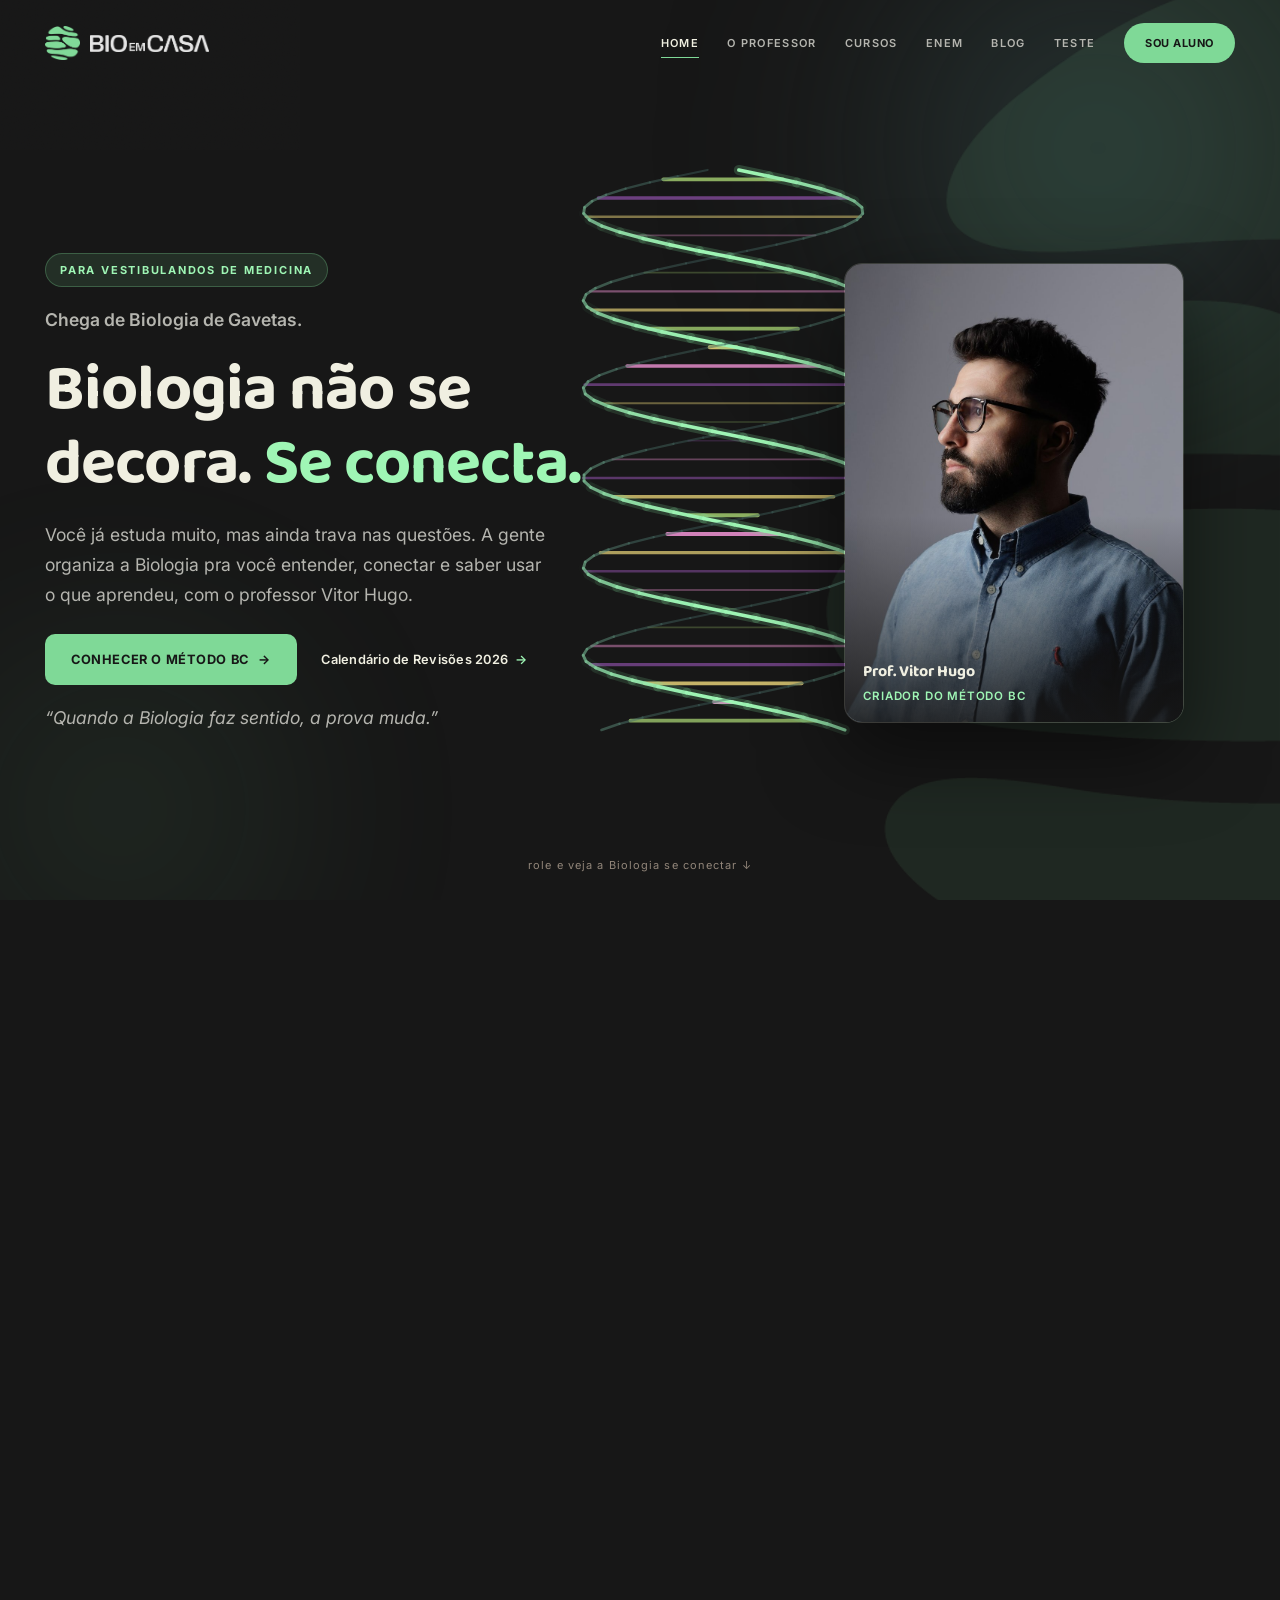
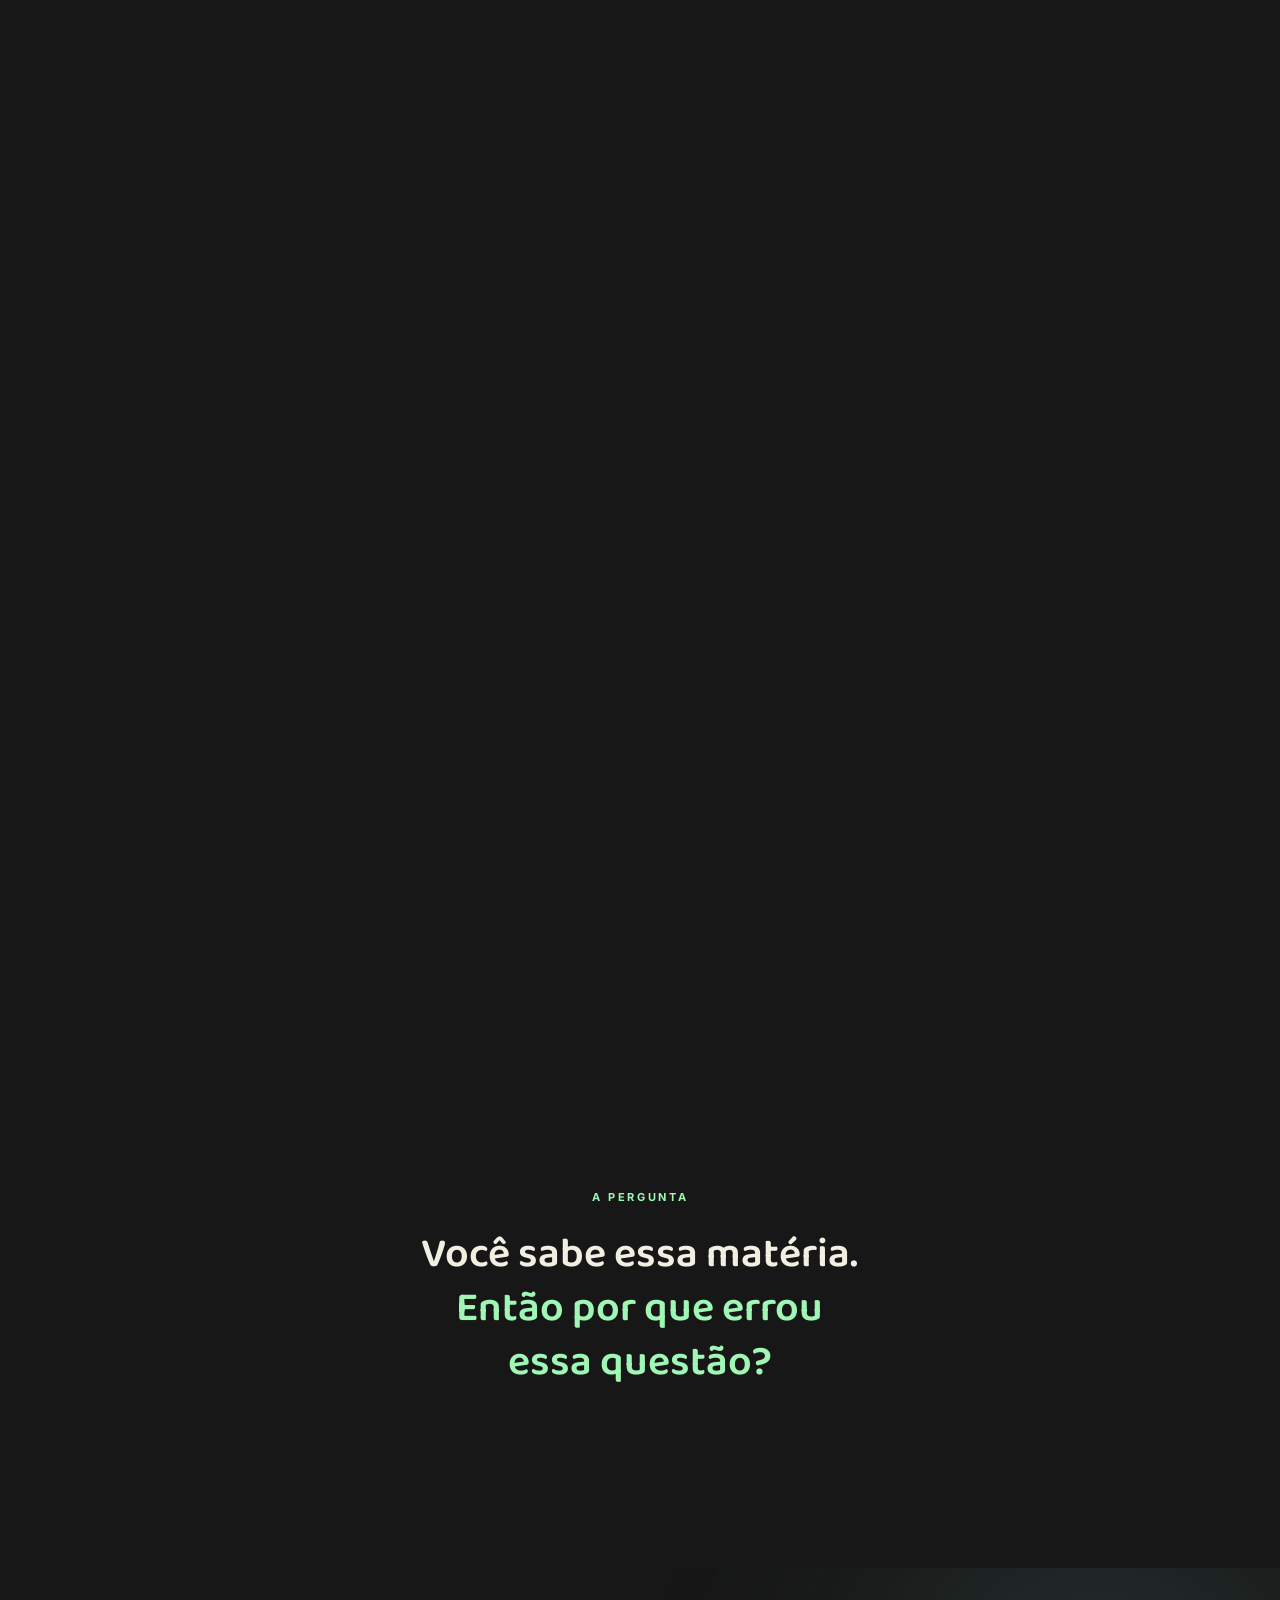
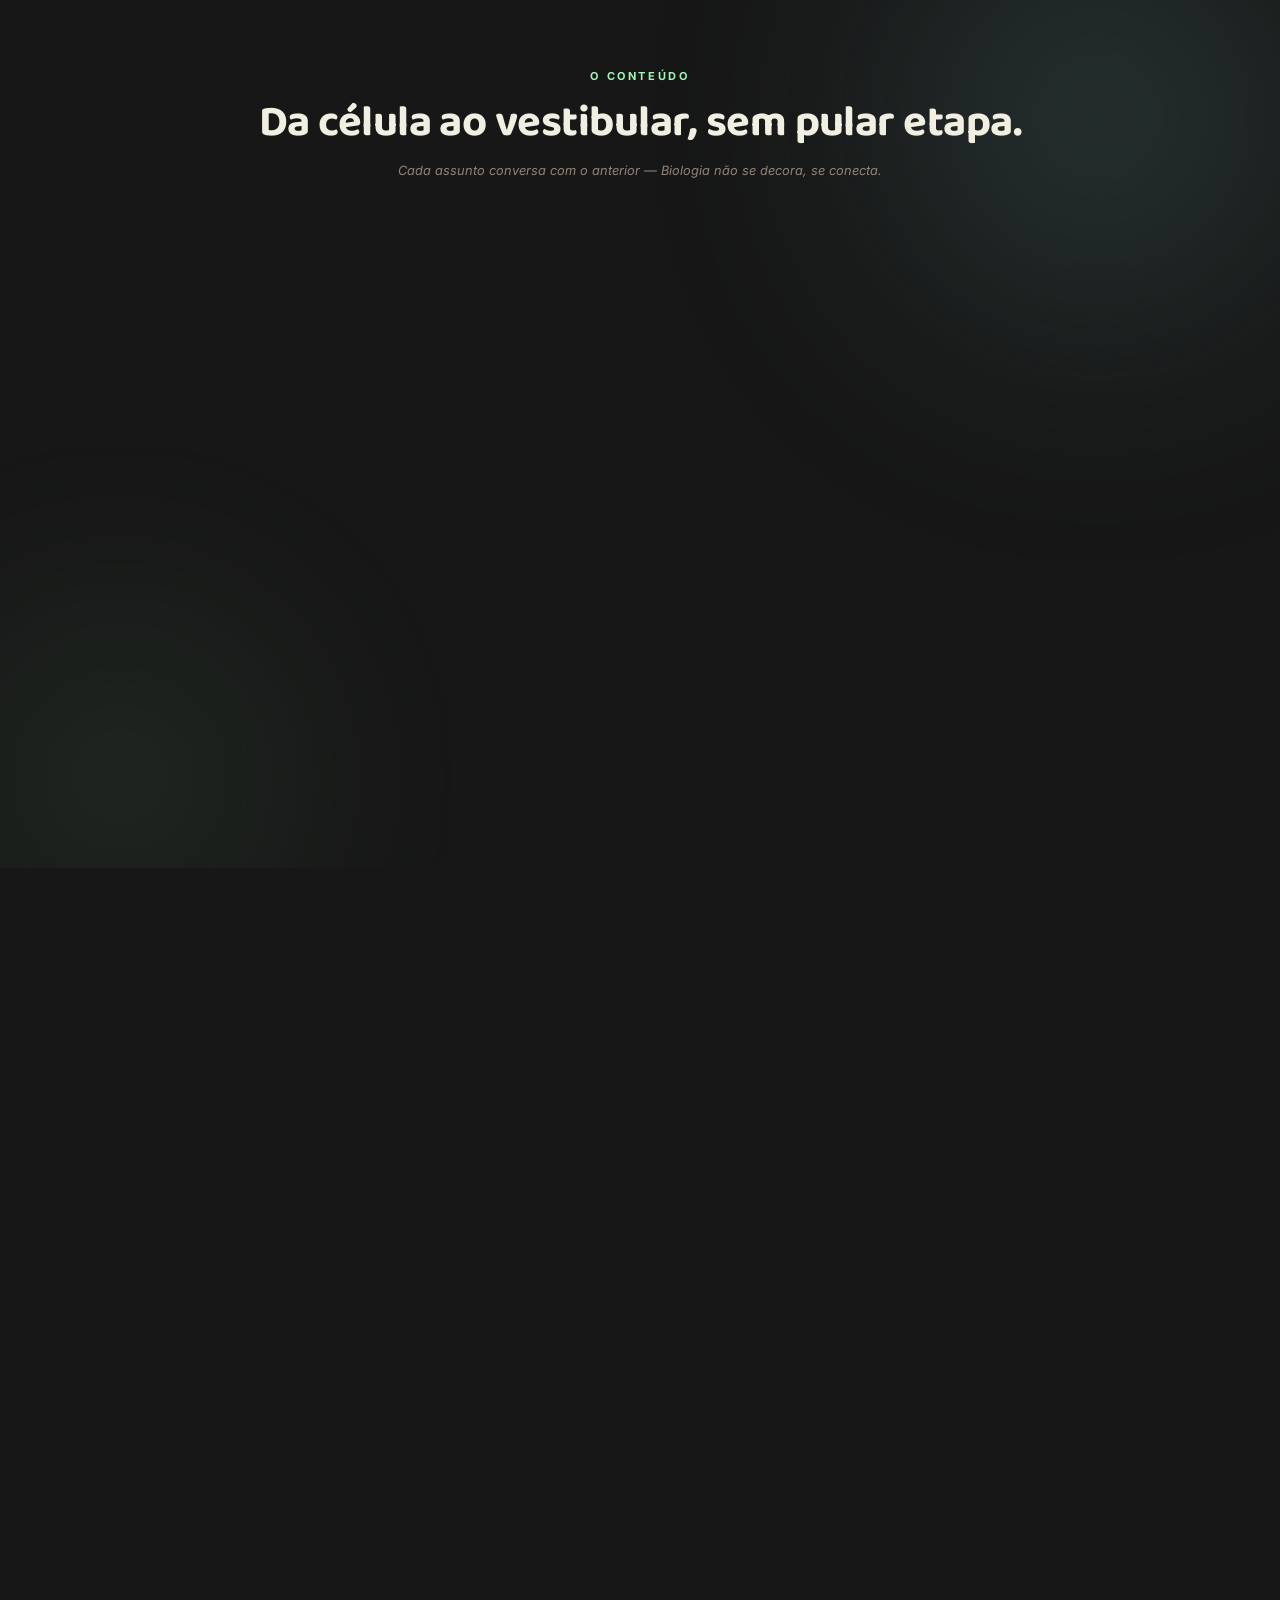
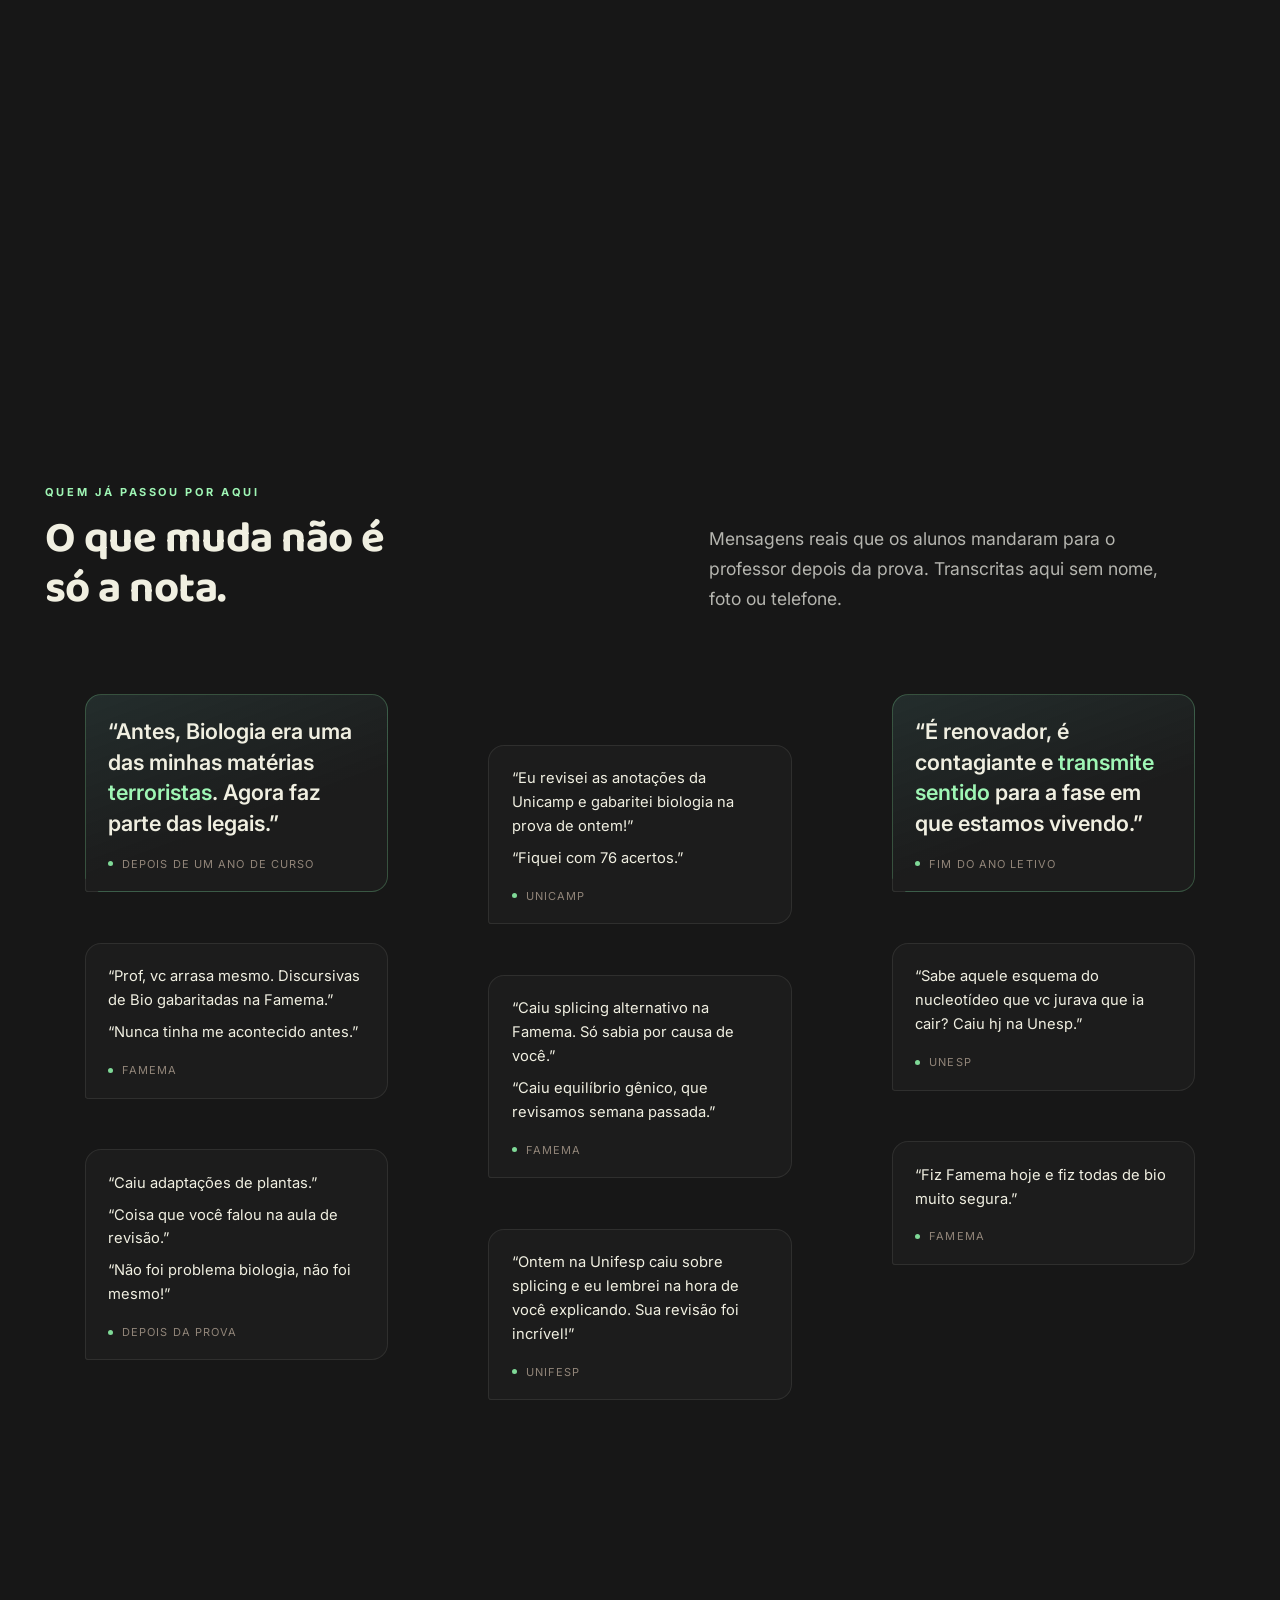
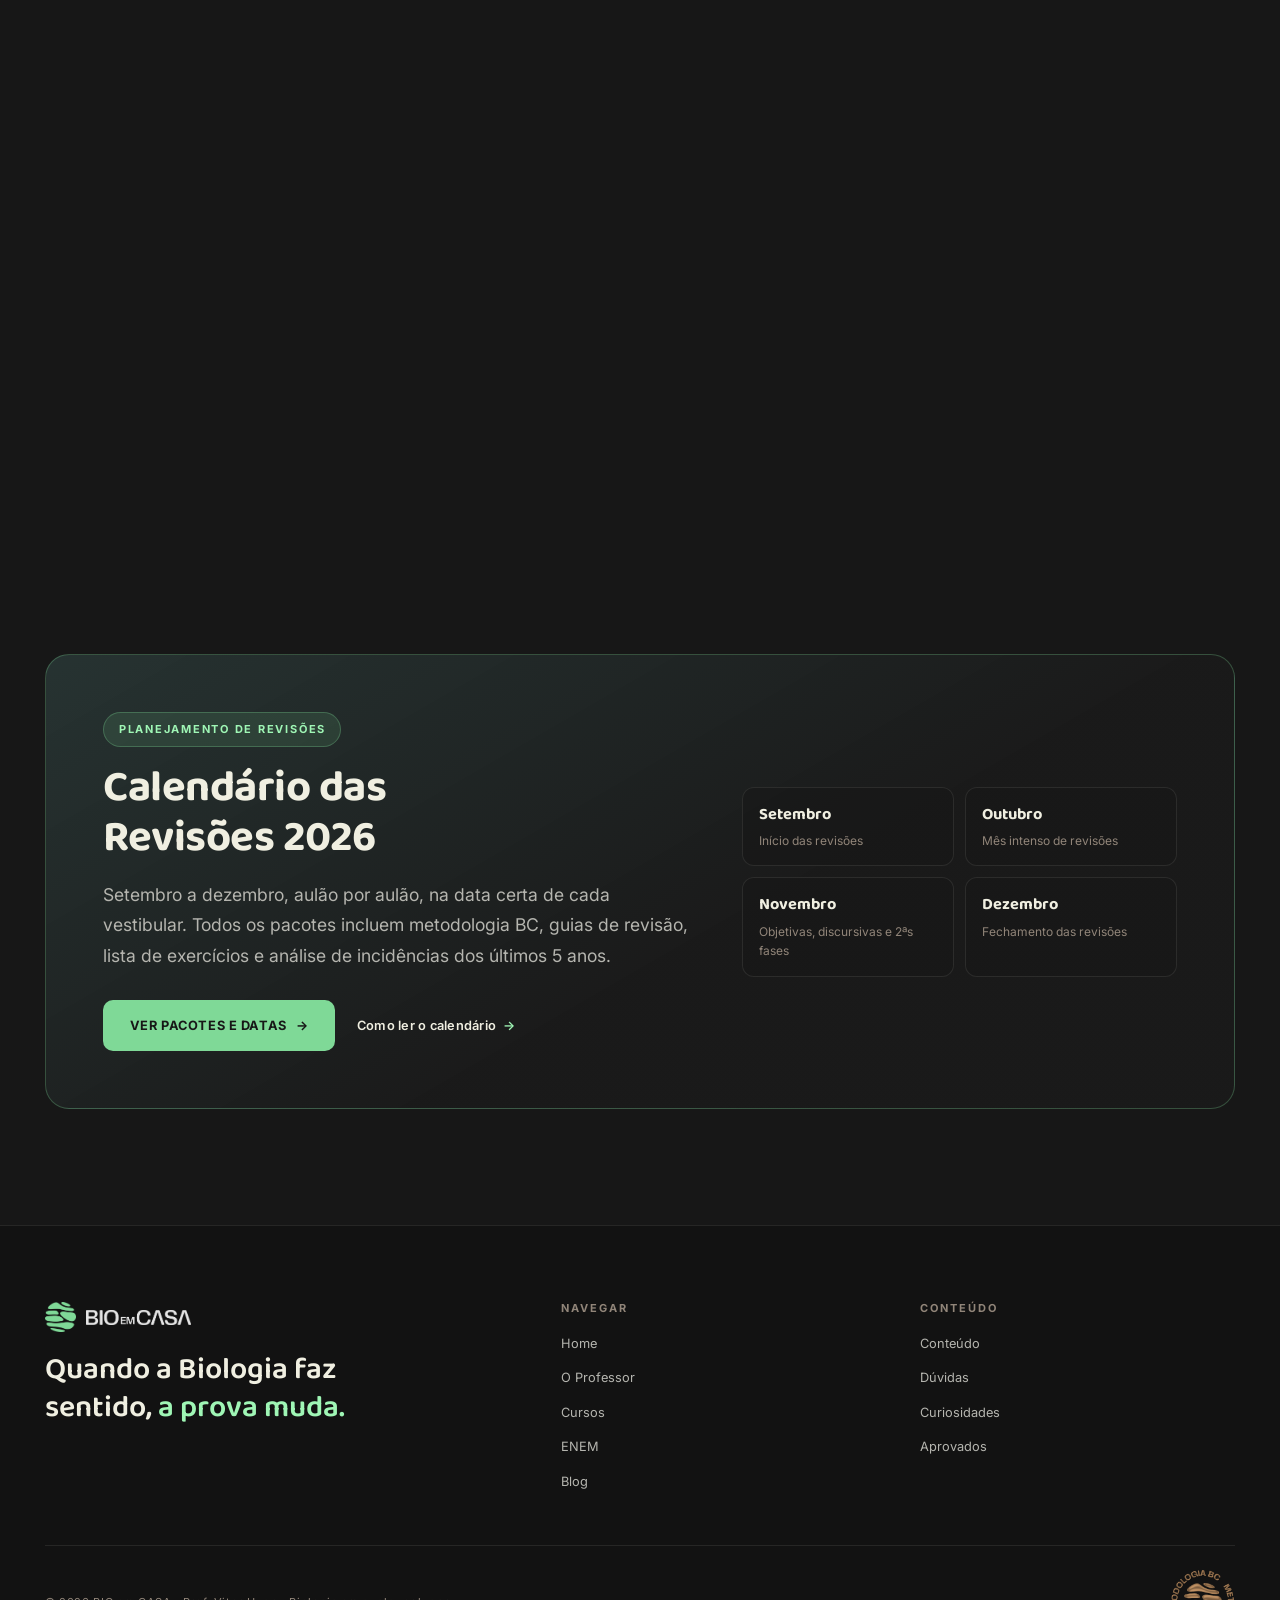
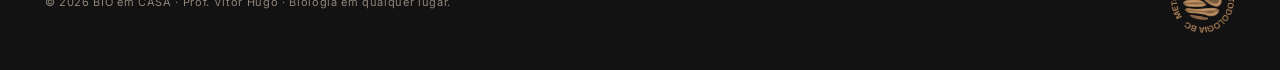
<file: index.html>
<!doctype html>
<html lang="pt-BR">
<head>
<meta charset="utf-8">
<meta name="viewport" content="width=device-width, initial-scale=1">
<title>BIO em CASA — Biologia não se decora. Se conecta.</title>
<meta name="description" content="Mentoria de Biologia para vestibulandos de Medicina, com o professor Vitor Hugo. Organizamos a Biologia para você entender, conectar e saber usar o que aprendeu.">
<link rel="icon" href="favicon.png" type="image/png">
<meta name="theme-color" content="#171717">

<link rel="preconnect" href="https://fonts.googleapis.com">
<link rel="preconnect" href="https://fonts.gstatic.com" crossorigin>
<link rel="stylesheet" href="https://fonts.googleapis.com/css2?family=Baloo+2:wght@500;600;700;800&family=Inter:wght@400;500;600;700&display=swap">
<link rel="preload" as="image" href="assets/img/professor/hero-vitor.jpg">
<script>document.documentElement.classList.add('js')</script>
<link rel="stylesheet" href="assets/css/site.css?v=20260915d">
<link rel="stylesheet" href="assets/css/home.css?v=20260915g">
</head>
<body>

<div class="progresso" aria-hidden="true"></div>

<svg class="grain" aria-hidden="true" xmlns="http://www.w3.org/2000/svg">
  <filter id="grao"><feTurbulence type="fractalNoise" baseFrequency="0.85" numOctaves="2" stitchTiles="stitch"/></filter>
  <rect width="100%" height="100%" filter="url(#grao)"/>
</svg>

<!-- ======================================================= HEADER ======= -->
<header class="topo" data-stuck="0">
  <a class="marca" href="index.html" aria-label="BIO em CASA — início">
    <img class="marca__icone" src="assets/img/marca/icone.png" alt="" width="312" height="300">
    <img class="marca__wordmark" src="assets/img/marca/wordmark.png" alt="" width="1053" height="150">
  </a>

  <nav class="nav" aria-label="Principal">
    <a class="nav__link" href="index.html" aria-current="page"><span data-txt="Home">Home</span></a>
    <a class="nav__link" href="professor.html"><span data-txt="O Professor">O Professor</span></a>
    <a class="nav__link" href="cursos.html"><span data-txt="Cursos">Cursos</span></a>
    <a class="nav__link" href="enem.html"><span data-txt="ENEM">ENEM</span></a>
    <a class="nav__link" href="blog.html"><span data-txt="Blog">Blog</span></a>
    <a class="nav__link" href="teste-performance.html" target="_blank" rel="noopener"><span data-txt="Teste">Teste</span></a>
    <a class="btn btn--pill" href="https://bioemcasa.eveclass.com/pt" target="_blank" rel="noopener">Sou aluno</a>
  </nav>

  <button class="menu-btn" type="button" aria-label="Abrir menu" aria-expanded="false" aria-controls="gaveta">
    <i></i><i></i>
  </button>
</header>

<div class="gaveta" id="gaveta">
  <a href="index.html"     style="--i:0">Home</a>
  <a href="professor.html" style="--i:1">O Professor</a>
  <a href="cursos.html"    style="--i:2">Cursos</a>
  <a href="enem.html"      style="--i:3">ENEM</a>
  <a href="blog.html"      style="--i:4">Blog</a>
  <a href="teste-performance.html" target="_blank" rel="noopener" style="--i:5">Teste</a>
  <a href="https://bioemcasa.eveclass.com/pt" target="_blank" rel="noopener"              style="--i:6">Sou aluno</a>
</div>

<main>

<!-- ============================================ 01 · HERO / MOMENTO FOCAL -->
<section class="hero-wrap" id="hero">
  <div class="hero-palco">

    <div class="ambient" aria-hidden="true"><span class="a1"></span><span class="a2"></span></div>

    <!-- motivo orgânico: metade esquerda do MARK real (não aproximação
         desenhada) — cortado em resolução nativa a partir do arquivo
         original do logo (959×921px antes do corte), sangrando pela borda
         direita, atrás da foto do professor. Aprovado pelo Caio depois de
         um teste comparativo (opções A–D); esta é a opção B. -->
    <img class="motivo" src="assets/img/marca/mark-metade.png" alt=""
         width="479" height="921" aria-hidden="true">

    <!-- A HÉLICE: nunca trocar por imagem — sempre redesenhada (helice.js) -->
    <canvas id="helice" aria-hidden="true"></canvas>

    <div class="hero-grade env">

      <div class="hero-texto">

        <!-- beat 01 -->
        <div class="beat" data-ativo>
          <span class="pilula">Para vestibulandos de Medicina</span>
          <p class="beat__kicker">Chega de Biologia de Gavetas.</p>
          <h1>Biologia não se decora. <b>Se conecta.</b></h1>
          <p>Você já estuda muito, mas ainda trava nas questões. A gente organiza a Biologia
             pra você entender, conectar e saber usar o que aprendeu, com o professor Vitor Hugo.</p>
          <div class="beat__acoes">
            <a class="btn btn--solido" href="cursos.html">Conhecer o Método BC <span class="seta" aria-hidden="true">→</span></a>
            <a class="link-seta" href="cursos.html#calendario">Calendário de Revisões 2026 <i aria-hidden="true">→</i></a>
          </div>
          <p class="beat__aspas">“Quando a Biologia faz sentido, a prova muda.”</p>
        </div>

        <!-- beat 02 -->
        <div class="beat">
          <span class="olho">O inimigo</span>
          <h2>O problema não é falta de estudo. É <span class="gaveta-termo">Biologia de Gavetas</span>.</h2>
          <p>Bioquímica numa gaveta. Genética em outra. Fisiologia numa terceira. Cada assunto
             guardado separado do outro. E a questão da prova, que cobra os três de uma vez,
             não abre nenhuma delas.</p>
          <div class="beat__acoes">
            <a class="link-seta" href="#trilha">Ver a trilha de estudos <i aria-hidden="true">↓</i></a>
          </div>
        </div>

        <!-- beat 03 -->
        <div class="beat">
          <span class="olho">A virada</span>
          <h2>Não organizamos apenas o conteúdo. <b>Organizamos o caminho do aluno.</b></h2>
          <p>Você não precisa de mais Biologia acumulada. Precisa que a Biologia que você já tem
             pare de ficar solta, com o professor do seu lado, do primeiro assunto até a prova.</p>
          <div class="beat__acoes">
            <a class="btn btn--solido" href="cursos.html">Ver o Calendário 2026 <span class="seta" aria-hidden="true">→</span></a>
            <a class="link-seta" href="professor.html">Conhecer o professor <i aria-hidden="true">→</i></a>
          </div>
        </div>

      </div>

      <div class="hero-obj">
        <figure class="hero-foto">
          <img src="assets/img/professor/hero-vitor.jpg" alt="O professor Vitor Hugo, de perfil, em estúdio"
               width="900" height="1350" fetchpriority="high">
          <figcaption>
            <strong>Prof. Vitor Hugo</strong>
            <span>Criador do Método BC</span>
          </figcaption>
        </figure>
      </div>

    </div>

    <p class="hero-rolar">role e veja a Biologia se conectar <i aria-hidden="true">↓</i></p>
  </div>
</section>

<!-- ==================================================== 02 · RESPIRO ===== -->
<section class="respiro env">
  <div>
    <span class="olho" data-revelar>A pergunta</span>
    <p data-revelar style="--atraso:120ms">Você sabe essa matéria.<br><b>Então por que errou essa questão?</b></p>
  </div>
</section>

<!-- ======================================== 03 · TRILHA DE ESTUDOS ======= -->
<section class="trilha-wrap" id="trilha" aria-labelledby="trilha-tit">
  <div class="trilha-palco">
    <div class="ambient" aria-hidden="true"><span class="a1"></span><span class="a2"></span></div>

    <div class="trilha-topo">
      <span class="olho">O conteúdo</span>
      <h2 id="trilha-tit">Da célula ao vestibular, sem pular etapa.</h2>
      <span class="subtit">Cada assunto conversa com o anterior — Biologia não se decora, se conecta.</span>
    </div>

    <!-- peças montadas por trilha.js (motor scroll-scene-build) -->
    <div class="pecas" id="pecas"></div>
  </div>
</section>

<!-- ================================================ 04 · DEPOIMENTOS ===== -->
<section class="sec provas env" aria-labelledby="provas-tit">
  <div class="provas__topo">
    <div>
      <span class="olho" data-revelar>Quem já passou por aqui</span>
      <h2 id="provas-tit" data-revelar style="--atraso:80ms">O que muda não é só a nota.</h2>
    </div>
    <p class="texto medida-curta" data-revelar style="--atraso:160ms">
      Mensagens reais que os alunos mandaram para o professor depois da prova.
      Transcritas aqui sem nome, foto ou telefone.
    </p>
  </div>

  <div class="provas__grade">

    <div class="provas__col">
      <blockquote class="balao balao--destaque" data-revelar>
        <p>“Antes, Biologia era uma das minhas matérias <em>terroristas</em>. Agora faz parte das legais.”</p>
        <footer class="balao__pe">Depois de um ano de curso</footer>
      </blockquote>

      <blockquote class="balao" data-revelar style="--atraso:120ms">
        <p>“Prof, vc arrasa mesmo. Discursivas de Bio gabaritadas na Famema.”</p>
        <p>“Nunca tinha me acontecido antes.”</p>
        <footer class="balao__pe">FAMEMA</footer>
      </blockquote>

      <blockquote class="balao" data-revelar style="--atraso:200ms">
        <p>“Caiu adaptações de plantas.”</p>
        <p>“Coisa que você falou na aula de revisão.”</p>
        <p>“Não foi problema biologia, não foi mesmo!”</p>
        <footer class="balao__pe">Depois da prova</footer>
      </blockquote>
    </div>

    <div class="provas__col">
      <blockquote class="balao" data-revelar style="--atraso:60ms">
        <p>“Eu revisei as anotações da Unicamp e gabaritei biologia na prova de ontem!”</p>
        <p>“Fiquei com 76 acertos.”</p>
        <footer class="balao__pe">UNICAMP</footer>
      </blockquote>

      <blockquote class="balao" data-revelar style="--atraso:140ms">
        <p>“Caiu splicing alternativo na Famema. Só sabia por causa de você.”</p>
        <p>“Caiu equilíbrio gênico, que revisamos semana passada.”</p>
        <footer class="balao__pe">FAMEMA</footer>
      </blockquote>

      <blockquote class="balao" data-revelar style="--atraso:220ms">
        <p>“Ontem na Unifesp caiu sobre splicing e eu lembrei na hora de você explicando. Sua revisão foi incrível!”</p>
        <footer class="balao__pe">UNIFESP</footer>
      </blockquote>
    </div>

    <div class="provas__col">
      <blockquote class="balao balao--destaque" data-revelar style="--atraso:100ms">
        <p>“É renovador, é contagiante e <em>transmite sentido</em> para a fase em que estamos vivendo.”</p>
        <footer class="balao__pe">Fim do ano letivo</footer>
      </blockquote>

      <blockquote class="balao" data-revelar style="--atraso:180ms">
        <p>“Sabe aquele esquema do nucleotídeo que vc jurava que ia cair? Caiu hj na Unesp.”</p>
        <footer class="balao__pe">UNESP</footer>
      </blockquote>

      <blockquote class="balao" data-revelar style="--atraso:260ms">
        <p>“Fiz Famema hoje e fiz todas de bio muito segura.”</p>
        <footer class="balao__pe">FAMEMA</footer>
      </blockquote>
    </div>

  </div>
</section>

<!-- ================================================ FRASE-IMAGEM ========= -->
<figure class="mood-banda" data-revelar-img>
  <img src="assets/img/home/mood-biologia.jpg" alt="Folhas em close, com a frase: Biologia nunca fez tanto sentido." width="1920" height="1080" loading="lazy">
</figure>

<!-- ================================================ 05 · CALENDÁRIO ====== -->
<section class="sec chamada env" aria-labelledby="chamada-tit">
  <div class="chamada__caixa" data-revelar>
    <div>
      <span class="pilula">Planejamento de revisões</span>
      <h2 id="chamada-tit" style="margin-top:1.1rem">Calendário das Revisões 2026</h2>
      <p class="texto medida">
        Setembro a dezembro, aulão por aulão, na data certa de cada vestibular.
        Todos os pacotes incluem metodologia BC, guias de revisão, lista de exercícios
        e análise de incidências dos últimos 5 anos.
      </p>
      <div class="chamada__acoes">
        <a class="btn btn--solido" href="cursos.html#pacotes">Ver pacotes e datas <span class="seta" aria-hidden="true">→</span></a>
        <a class="link-seta" href="cursos.html#legenda">Como ler o calendário <i aria-hidden="true">→</i></a>
      </div>
    </div>

    <div class="chamada__meses">
      <div class="mes"><b>Setembro</b><span>Início das revisões</span></div>
      <div class="mes"><b>Outubro</b><span>Mês intenso de revisões</span></div>
      <div class="mes"><b>Novembro</b><span>Objetivas, discursivas e 2ªs fases</span></div>
      <div class="mes"><b>Dezembro</b><span>Fechamento das revisões</span></div>
    </div>
  </div>
</section>

</main>

<!-- ======================================================= RODAPÉ ======== -->
<footer class="rodape">
  <div class="env">
    <div class="rodape__grade">
      <div>
        <a class="marca" href="index.html" aria-label="BIO em CASA — início">
          <img class="marca__icone marca__icone--rodape" src="assets/img/marca/icone.png" alt="" width="312" height="300">
          <img class="marca__wordmark marca__wordmark--rodape" src="assets/img/marca/wordmark.png" alt="" width="1053" height="150">
        </a>
        <p class="rodape__frase">Quando a Biologia faz sentido, <b>a prova muda.</b></p>
      </div>

      <nav aria-label="Navegação do rodapé">
        <h4>Navegar</h4>
        <ul>
          <li><a href="index.html">Home</a></li>
          <li><a href="professor.html">O Professor</a></li>
          <li><a href="cursos.html">Cursos</a></li>
          <li><a href="enem.html">ENEM</a></li>
          <li><a href="blog.html">Blog</a></li>
        </ul>
      </nav>

      <div>
        <h4>Conteúdo</h4>
        <ul>
          <li><a href="blog.html#conteudo">Conteúdo</a></li>
          <li><a href="blog.html#duvidas">Dúvidas</a></li>
          <li><a href="blog.html#curiosidades">Curiosidades</a></li>
          <li><a href="blog.html#aprovados">Aprovados</a></li>
        </ul>
      </div>
    </div>

    <div class="rodape__base">
      <span>© <span id="ano">2026</span> BIO em CASA · Prof. Vitor Hugo · Biologia em qualquer lugar.</span>
      <img class="rodape__selo" src="assets/img/marca/selo-bc.png" alt="Selo Metodologia BC" width="420" height="419" loading="lazy">
    </div>
  </div>
</footer>

<script src="assets/js/site.js?v=20260915b" defer></script>
<script src="assets/js/helice.js?v=20260915b" defer></script>
<script src="assets/js/trilha.js?v=20260915d" defer></script>
</body>
</html>
</file>
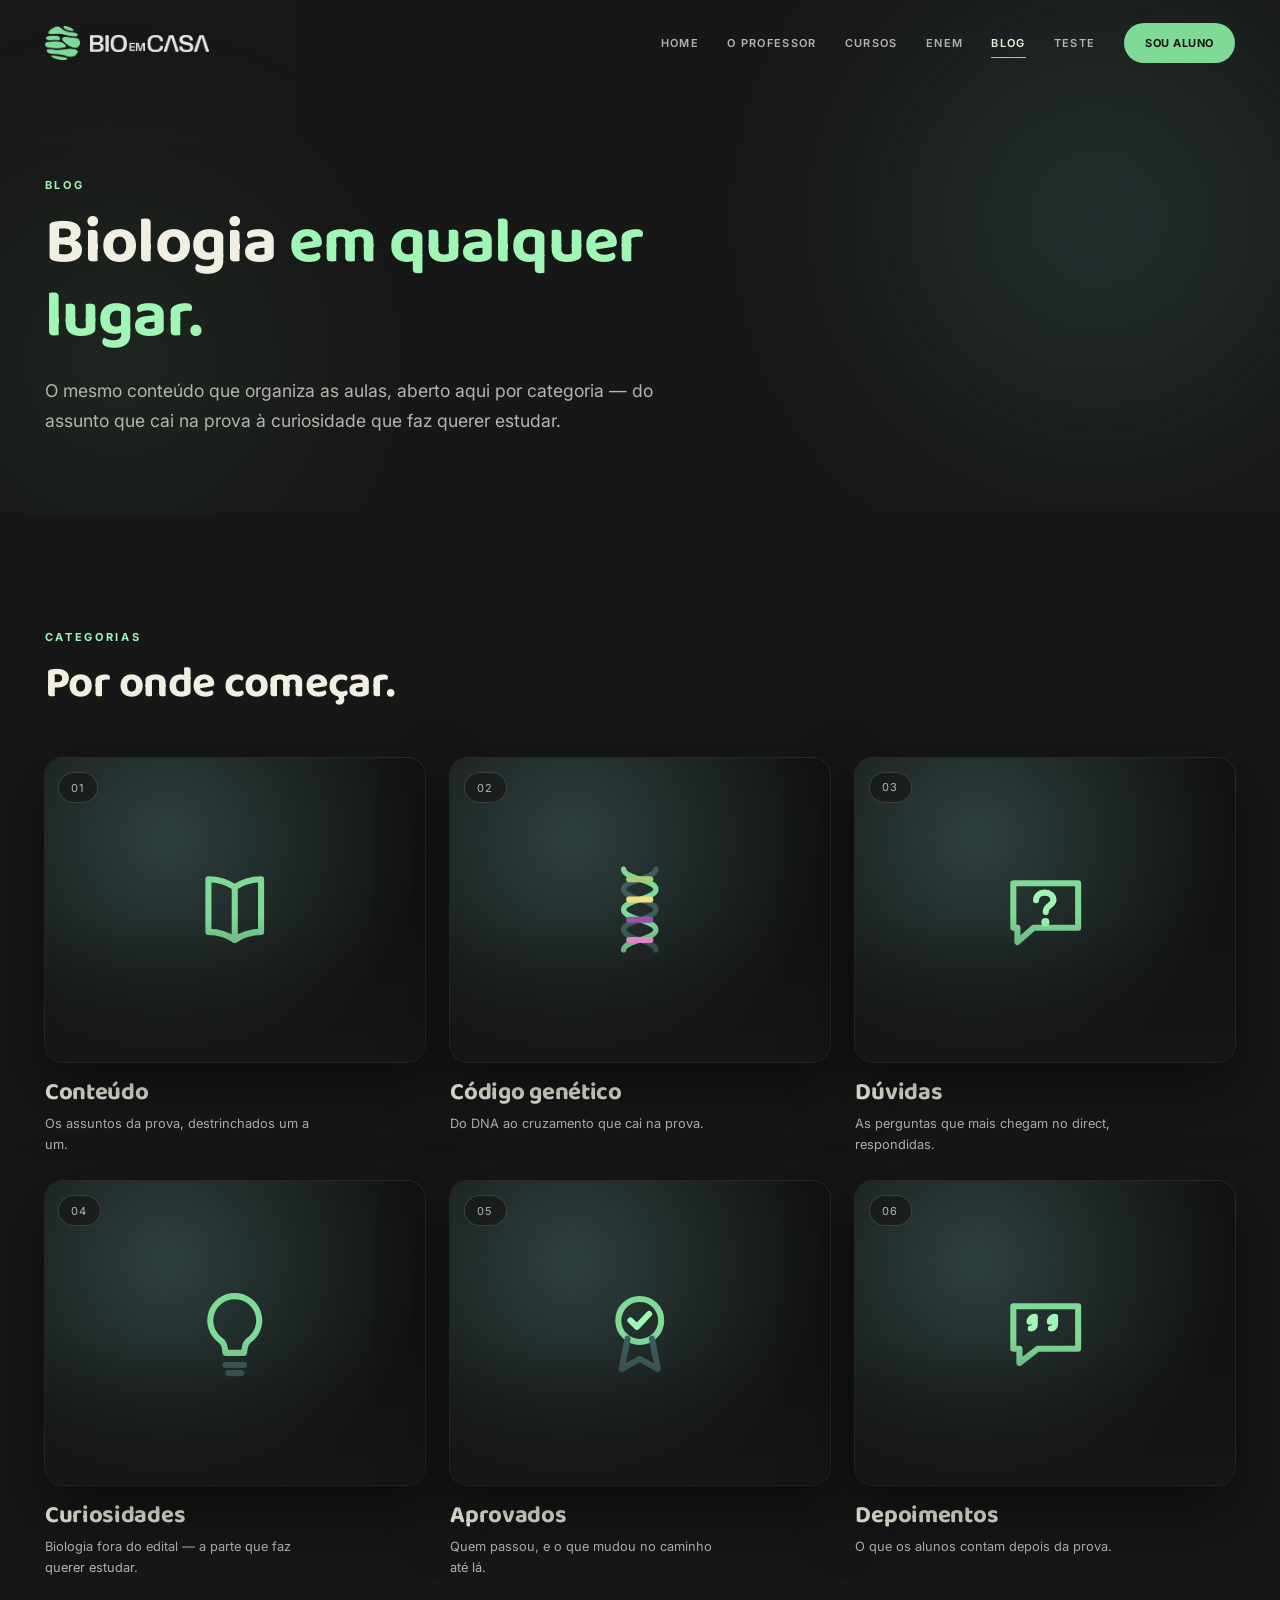
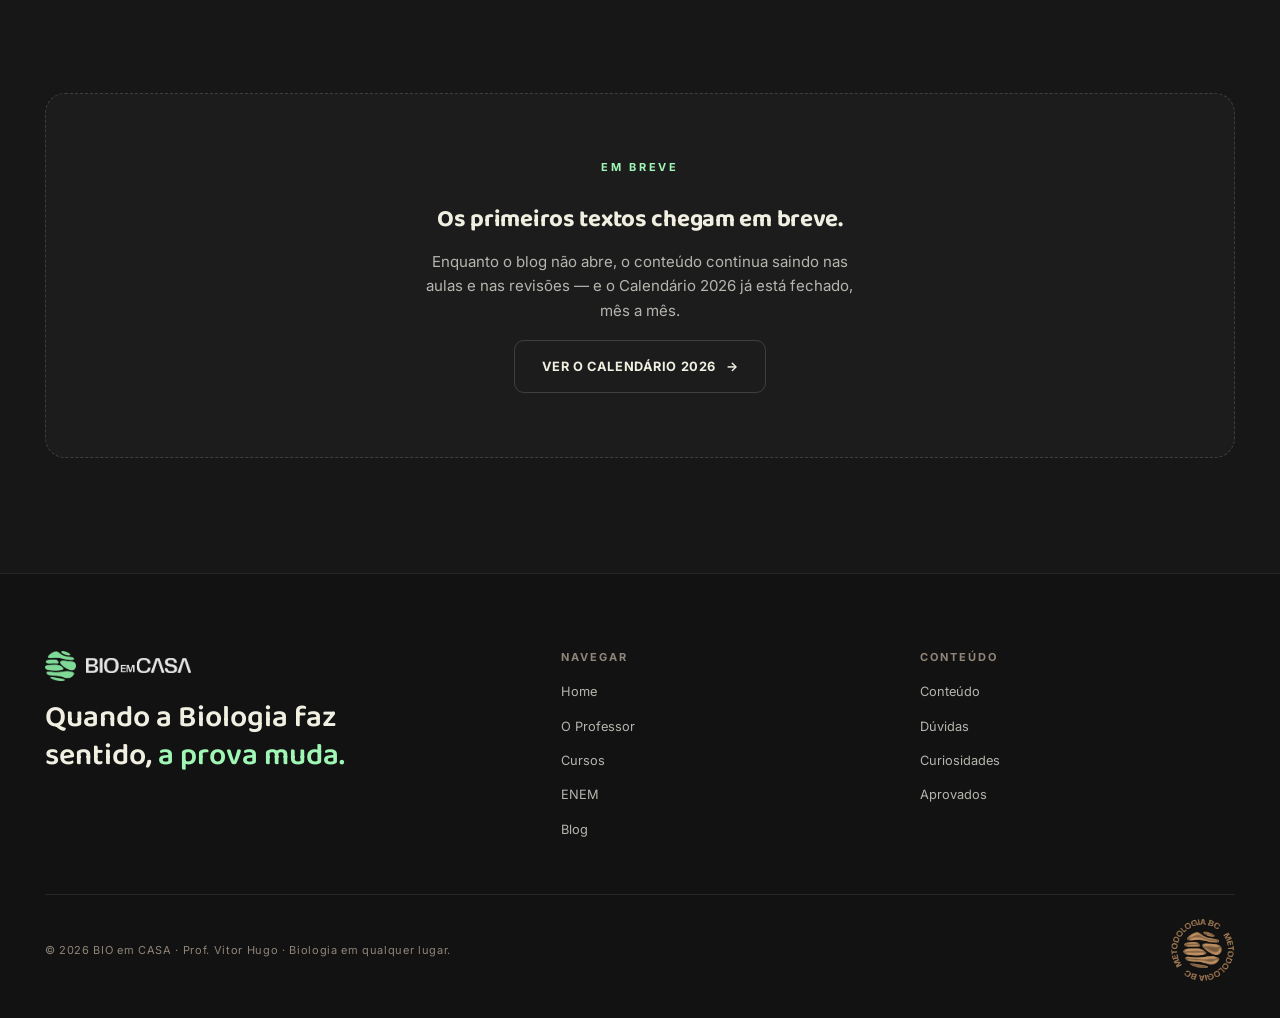
<file: blog.html>
<!doctype html>
<html lang="pt-BR">
<head>
<meta charset="utf-8">
<meta name="viewport" content="width=device-width, initial-scale=1">
<title>Blog — BIO em CASA</title>
<meta name="description" content="Conteúdo, dúvidas, código genético, curiosidades, aprovados e depoimentos: a Biologia da BIO em CASA organizada por categoria.">
<link rel="icon" href="favicon.png" type="image/png">
<meta name="theme-color" content="#171717">

<link rel="preconnect" href="https://fonts.googleapis.com">
<link rel="preconnect" href="https://fonts.gstatic.com" crossorigin>
<link rel="stylesheet" href="https://fonts.googleapis.com/css2?family=Baloo+2:wght@500;600;700;800&family=Inter:wght@400;500;600;700&display=swap">
<script>document.documentElement.classList.add('js')</script>
<link rel="stylesheet" href="assets/css/site.css?v=20260915d">
<link rel="stylesheet" href="assets/css/paginas.css?v=20260915m">
</head>
<body>

<div class="progresso" aria-hidden="true"></div>

<svg class="grain" aria-hidden="true" xmlns="http://www.w3.org/2000/svg">
  <filter id="grao"><feTurbulence type="fractalNoise" baseFrequency="0.85" numOctaves="2" stitchTiles="stitch"/></filter>
  <rect width="100%" height="100%" filter="url(#grao)"/>
</svg>

<header class="topo" data-stuck="0">
  <a class="marca" href="index.html" aria-label="BIO em CASA — início">
    <img class="marca__icone" src="assets/img/marca/icone.png" alt="" width="312" height="300">
    <img class="marca__wordmark" src="assets/img/marca/wordmark.png" alt="" width="1053" height="150">
  </a>
  <nav class="nav" aria-label="Principal">
    <a class="nav__link" href="index.html"><span data-txt="Home">Home</span></a>
    <a class="nav__link" href="professor.html"><span data-txt="O Professor">O Professor</span></a>
    <a class="nav__link" href="cursos.html"><span data-txt="Cursos">Cursos</span></a>
    <a class="nav__link" href="enem.html"><span data-txt="ENEM">ENEM</span></a>
    <a class="nav__link" href="blog.html" aria-current="page"><span data-txt="Blog">Blog</span></a>
    <a class="nav__link" href="teste-performance.html" target="_blank" rel="noopener"><span data-txt="Teste">Teste</span></a>
    <a class="btn btn--pill" href="https://bioemcasa.eveclass.com/pt" target="_blank" rel="noopener">Sou aluno</a>
  </nav>
  <button class="menu-btn" type="button" aria-label="Abrir menu" aria-expanded="false" aria-controls="gaveta"><i></i><i></i></button>
</header>

<div class="gaveta" id="gaveta">
  <a href="index.html" style="--i:0">Home</a>
  <a href="professor.html" style="--i:1">O Professor</a>
  <a href="cursos.html" style="--i:2">Cursos</a>
  <a href="enem.html" style="--i:3">ENEM</a>
  <a href="blog.html" style="--i:4">Blog</a>
  <a href="teste-performance.html" target="_blank" rel="noopener" style="--i:5">Teste</a>
  <a href="https://bioemcasa.eveclass.com/pt" target="_blank" rel="noopener" style="--i:6">Sou aluno</a>
</div>

<main>

<!-- ========================================================= CAPA ======== -->
<section class="capa">
  <div class="ambient" aria-hidden="true"><span class="a1"></span><span class="a2"></span></div>

  <div class="env capa__grade capa__grade--solo">
    <div>
      <span class="olho" data-revelar>Blog</span>
      <h1 data-revelar style="--atraso:80ms">Biologia <b>em qualquer lugar.</b></h1>
      <p class="texto medida" data-revelar style="--atraso:160ms">
        O mesmo conteúdo que organiza as aulas, aberto aqui por categoria — do assunto que
        cai na prova à curiosidade que faz querer estudar.
      </p>
    </div>
  </div>
</section>

<!-- ==================================================== CATEGORIAS ======= -->
<section class="sec env" aria-labelledby="cat-tit">
  <span class="olho" data-revelar>Categorias</span>
  <h2 id="cat-tit" class="tit-secao" data-revelar style="--atraso:80ms">Por onde começar.</h2>

  <div class="categorias">

    <article class="cat" id="conteudo" data-revelar-img>
      <div class="moldura moldura--viva">
        <span class="cat__tag">01</span>
        <div class="cat__icone" aria-hidden="true">
          <svg viewBox="0 0 24 24" fill="none" stroke="#7FD997" stroke-width="1.5" stroke-linecap="round" stroke-linejoin="round"><path d="M12 6.5c-1.8-1.3-4-2-6.5-2v13c2.5 0 4.7.7 6.5 2 1.8-1.3 4-2 6.5-2v-13c-2.5 0-4.7.7-6.5 2Z"></path><path d="M12 6.5v13"></path></svg>
        </div>
      </div>
      <h3>Conteúdo</h3>
      <p>Os assuntos da prova, destrinchados um a um.</p>
    </article>

    <article class="cat" id="codigo-genetico" data-revelar-img style="--atraso:90ms">
      <div class="moldura moldura--viva">
        <span class="cat__tag">02</span>
        <div class="cat__icone" aria-hidden="true">
          <svg viewBox="0 0 24 24" fill="none"><path d="M8 2c0 2.5 8 2.5 8 5s-8 2.5-8 5 8 2.5 8 5-8 2.5-8 5" stroke="#7FD997" stroke-width="1.3" stroke-linecap="round"></path><path d="M16 2c0 2.5-8 2.5-8 5s8 2.5 8 5-8 2.5-8 5 8 2.5 8 5" stroke="#3F5E5B" stroke-width="1.3" stroke-linecap="round"></path><path d="M9.4 4.5h5.2" stroke="#A5CF72" stroke-width="1.5" stroke-linecap="round"></path><path d="M9.4 9.5h5.2" stroke="#F5DF7F" stroke-width="1.5" stroke-linecap="round"></path><path d="M9.4 14.5h5.2" stroke="#9755B3" stroke-width="1.5" stroke-linecap="round"></path><path d="M9.4 19.5h5.2" stroke="#FC9ADE" stroke-width="1.5" stroke-linecap="round"></path></svg>
        </div>
      </div>
      <h3>Código genético</h3>
      <p>Do DNA ao cruzamento que cai na prova.</p>
    </article>

    <article class="cat" id="duvidas" data-revelar-img style="--atraso:180ms">
      <div class="moldura moldura--viva">
        <span class="cat__tag">03</span>
        <div class="cat__icone" aria-hidden="true">
          <svg viewBox="0 0 24 24" fill="none" stroke="#7FD997" stroke-width="1.5" stroke-linecap="round" stroke-linejoin="round"><path d="M4 5.5h16v11H9l-4 3.5v-3.5H4z"></path><path d="M9.6 9.7c0-1.1.9-1.9 2.2-1.9 1.2 0 2.1.8 2.1 1.8 0 1-1.1 1.3-1.6 2-.2.3-.3.6-.3 1" stroke="#9FF6B5"></path><path d="M11.9 15.1v.1" stroke="#9FF6B5" stroke-width="2"></path></svg>
        </div>
      </div>
      <h3>Dúvidas</h3>
      <p>As perguntas que mais chegam no direct, respondidas.</p>
    </article>

    <article class="cat" id="curiosidades" data-revelar-img>
      <div class="moldura moldura--viva">
        <span class="cat__tag">04</span>
        <div class="cat__icone" aria-hidden="true">
          <svg viewBox="0 0 24 24" fill="none" stroke="#7FD997" stroke-width="1.5" stroke-linecap="round" stroke-linejoin="round"><path d="M12 3a6 6 0 0 0-3.5 10.9c.5.4.9 1 1 1.7l.2 1.4h4.6l.2-1.4c.1-.7.5-1.3 1-1.7A6 6 0 0 0 12 3Z"></path><path d="M9.7 20h4.6M10.4 22h3.2" stroke="#3F5E5B"></path></svg>
        </div>
      </div>
      <h3>Curiosidades</h3>
      <p>Biologia fora do edital — a parte que faz querer estudar.</p>
    </article>

    <article class="cat" id="aprovados" data-revelar-img style="--atraso:90ms">
      <div class="moldura moldura--viva">
        <span class="cat__tag">05</span>
        <div class="cat__icone" aria-hidden="true">
          <svg viewBox="0 0 24 24" fill="none" stroke="#7FD997" stroke-width="1.5" stroke-linecap="round" stroke-linejoin="round"><circle cx="12" cy="9" r="5.3"></circle><path d="m9.7 9 1.6 1.6 3-3.2" stroke="#9FF6B5"></path><path d="M9 13.5 7.5 21l4.5-2.5 4.5 2.5-1.5-7.5" stroke="#3F5E5B"></path></svg>
        </div>
      </div>
      <h3>Aprovados</h3>
      <p>Quem passou, e o que mudou no caminho até lá.</p>
    </article>

    <article class="cat" id="depoimentos" data-revelar-img style="--atraso:180ms">
      <div class="moldura moldura--viva">
        <span class="cat__tag">06</span>
        <div class="cat__icone" aria-hidden="true">
          <svg viewBox="0 0 24 24" fill="none" stroke="#7FD997" stroke-width="1.5" stroke-linecap="round" stroke-linejoin="round"><path d="M4 5.5h16v10.5H10l-4.5 3.5v-3.5H4z"></path><path d="M8 9.3c0-.7.6-1.2 1.3-1.2v1.9c0 .6-.4 1-1 1" stroke="#9FF6B5"></path><path d="M13 9.3c0-.7.6-1.2 1.3-1.2v1.9c0 .6-.4 1-1 1" stroke="#9FF6B5"></path></svg>
        </div>
      </div>
      <h3>Depoimentos</h3>
      <p>O que os alunos contam depois da prova.</p>
    </article>

  </div>
</section>

<!-- ======================================================== VAZIO ======== -->
<section class="sec env">
  <div class="vazio" data-revelar>
    <span class="olho">Em breve</span>
    <h2>Os primeiros textos chegam em breve.</h2>
    <p>
      Enquanto o blog não abre, o conteúdo continua saindo nas aulas e nas revisões —
      e o Calendário 2026 já está fechado, mês a mês.
    </p>
    <a class="btn btn--fantasma" href="cursos.html">Ver o Calendário 2026 <span class="seta" aria-hidden="true">→</span></a>
  </div>
</section>

</main>

<footer class="rodape">
  <div class="env">
    <div class="rodape__grade">
      <div>
        <a class="marca" href="index.html" aria-label="BIO em CASA — início">
          <img class="marca__icone marca__icone--rodape" src="assets/img/marca/icone.png" alt="" width="312" height="300">
          <img class="marca__wordmark marca__wordmark--rodape" src="assets/img/marca/wordmark.png" alt="" width="1053" height="150">
        </a>
        <p class="rodape__frase">Quando a Biologia faz sentido, <b>a prova muda.</b></p>
      </div>
      <nav aria-label="Navegação do rodapé">
        <h4>Navegar</h4>
        <ul>
          <li><a href="index.html">Home</a></li>
          <li><a href="professor.html">O Professor</a></li>
          <li><a href="cursos.html">Cursos</a></li>
          <li><a href="enem.html">ENEM</a></li>
          <li><a href="blog.html">Blog</a></li>
        </ul>
      </nav>
      <div>
        <h4>Conteúdo</h4>
        <ul>
          <li><a href="blog.html#conteudo">Conteúdo</a></li>
          <li><a href="blog.html#duvidas">Dúvidas</a></li>
          <li><a href="blog.html#curiosidades">Curiosidades</a></li>
          <li><a href="blog.html#aprovados">Aprovados</a></li>
        </ul>
      </div>
    </div>
    <div class="rodape__base">
      <span>© <span id="ano">2026</span> BIO em CASA · Prof. Vitor Hugo · Biologia em qualquer lugar.</span>
      <img class="rodape__selo" src="assets/img/marca/selo-bc.png" alt="Selo Metodologia BC" width="420" height="419" loading="lazy">
    </div>
  </div>
</footer>

<script src="assets/js/site.js?v=20260915b" defer></script>
<script src="assets/js/paginas.js?v=20260915b" defer></script>
</body>
</html>
</file>
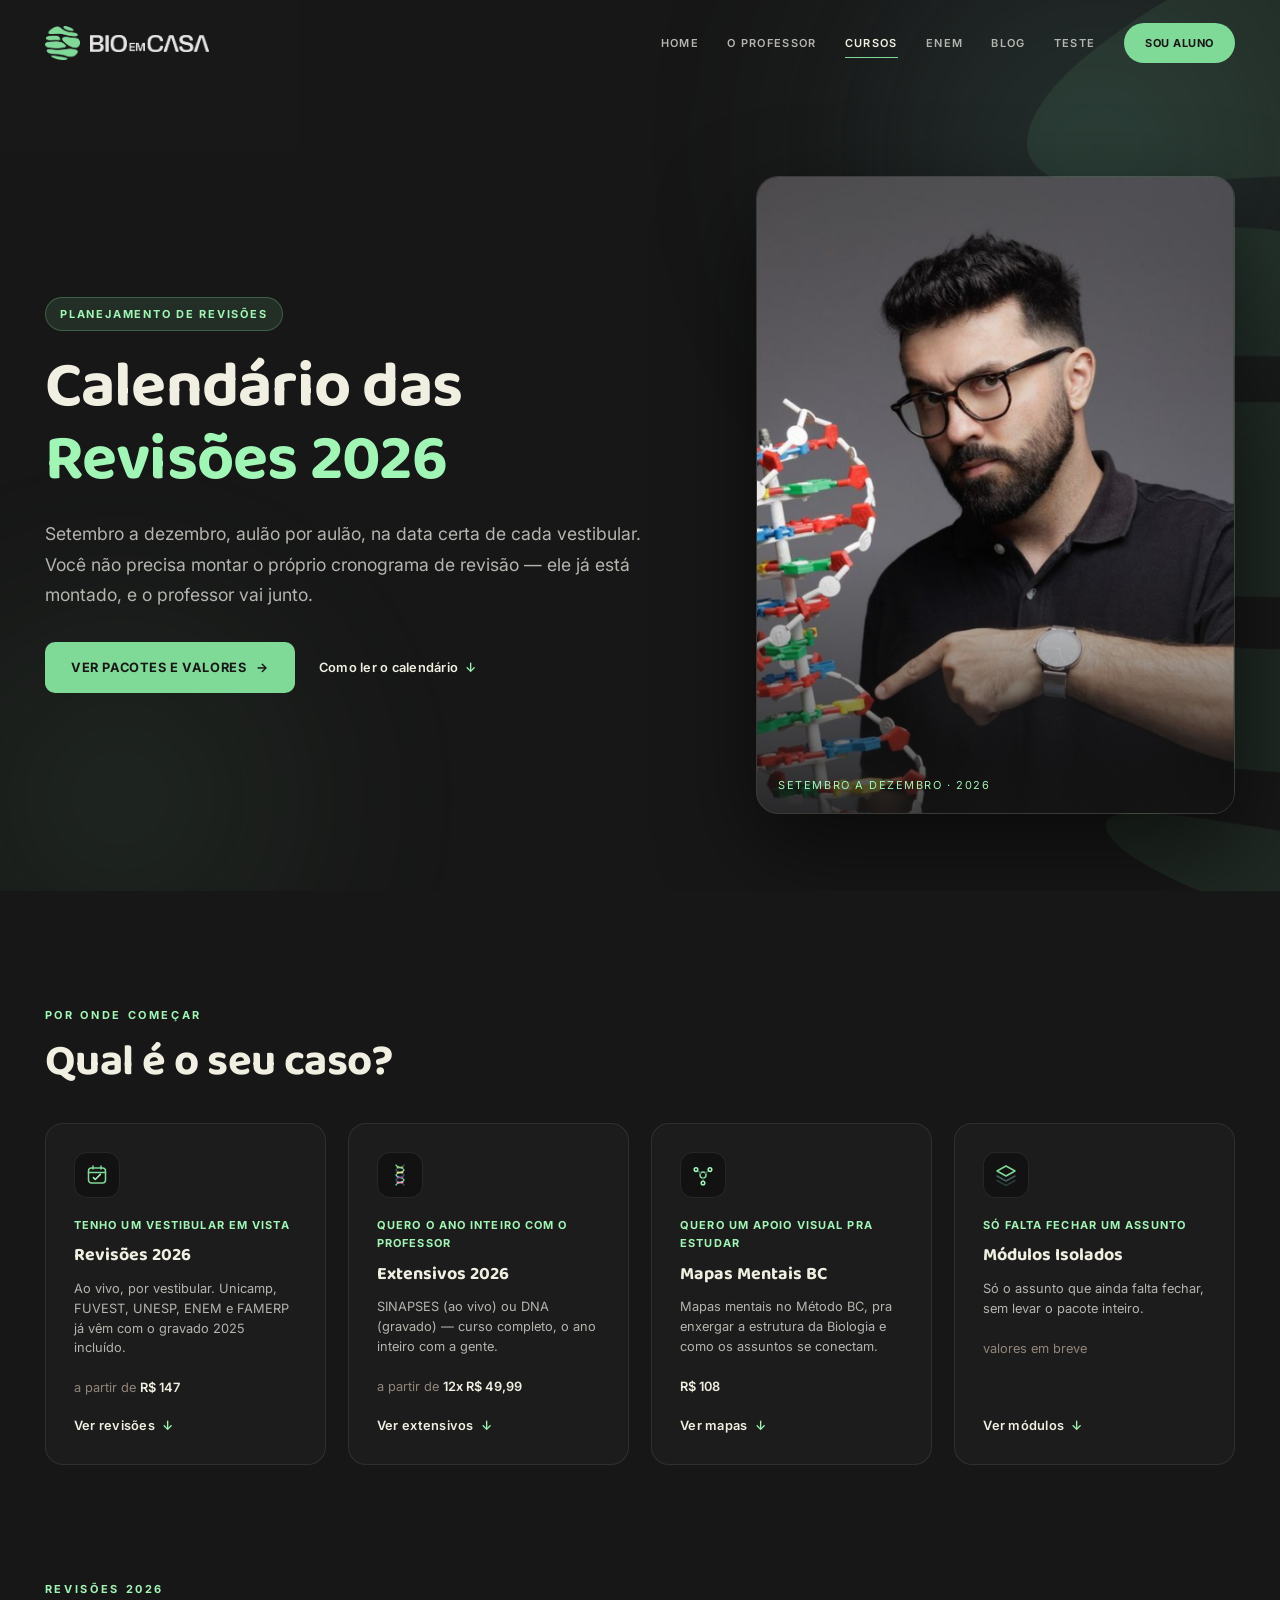
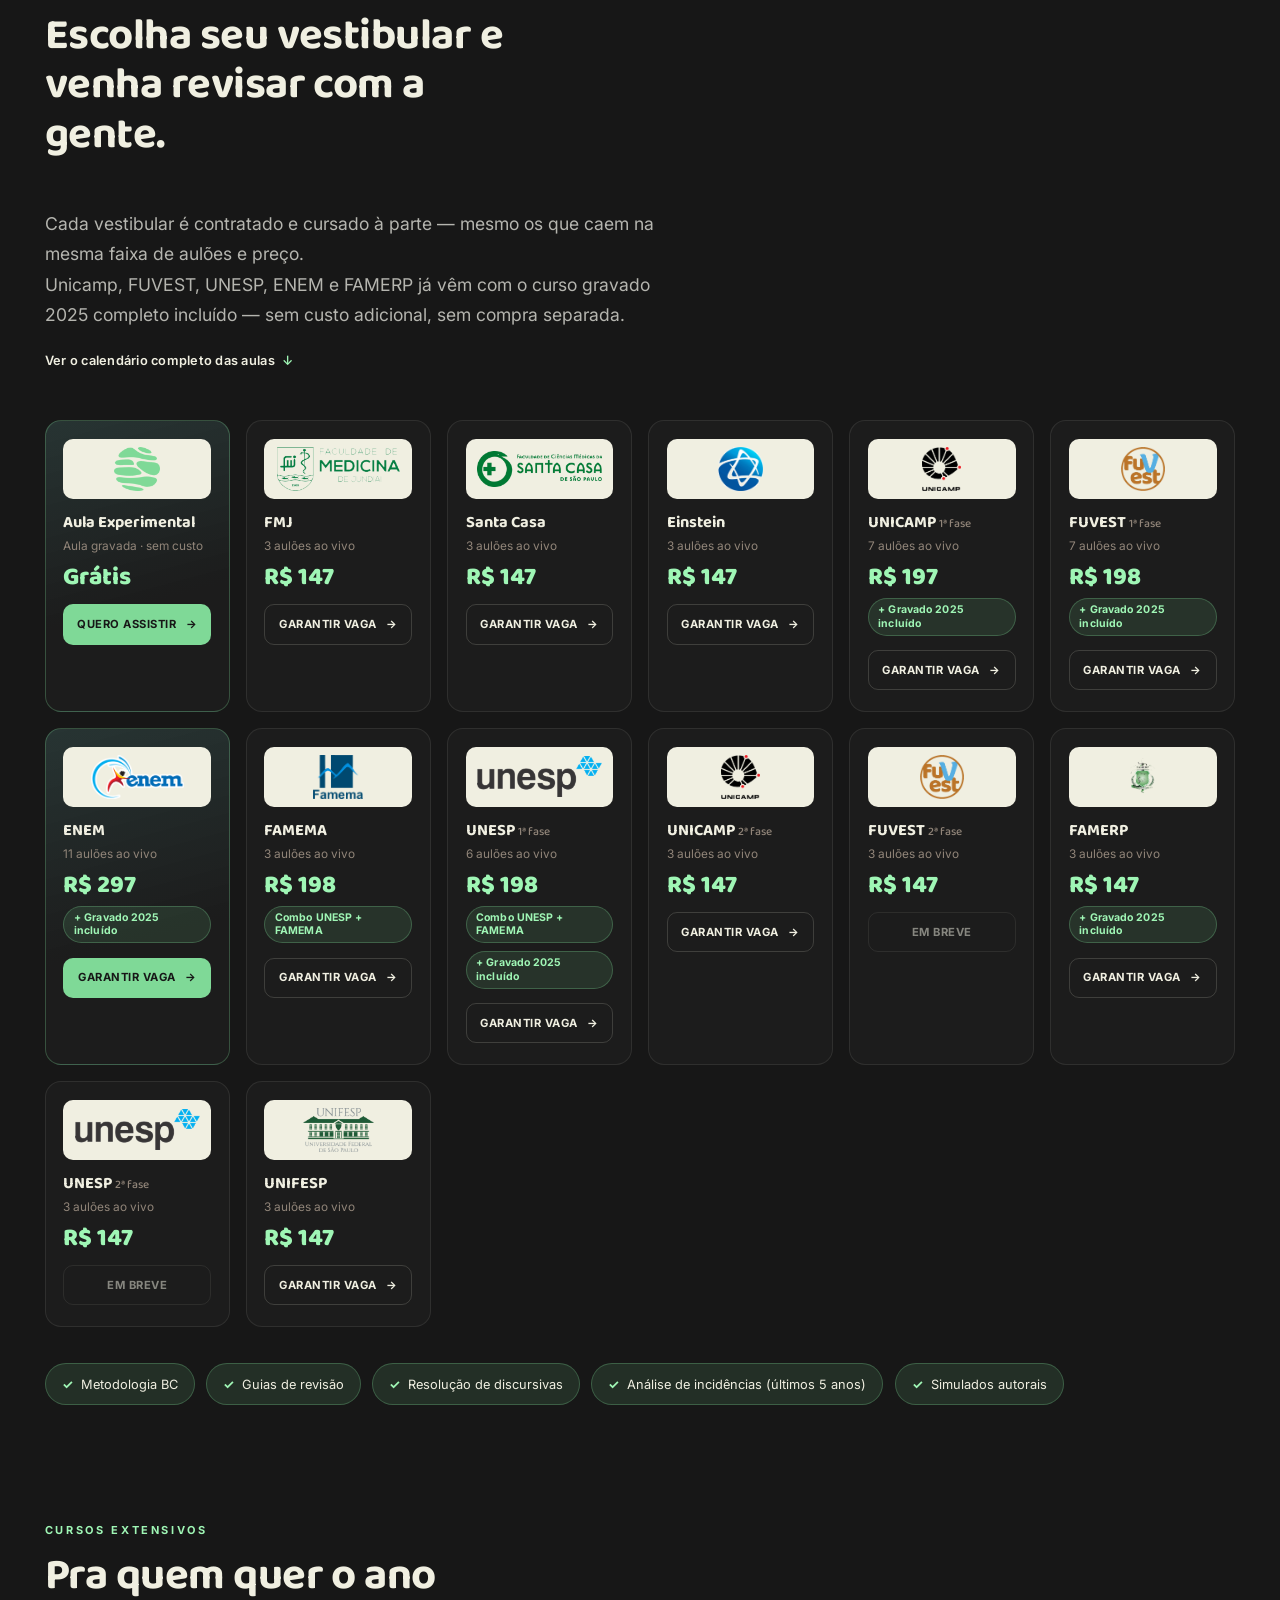
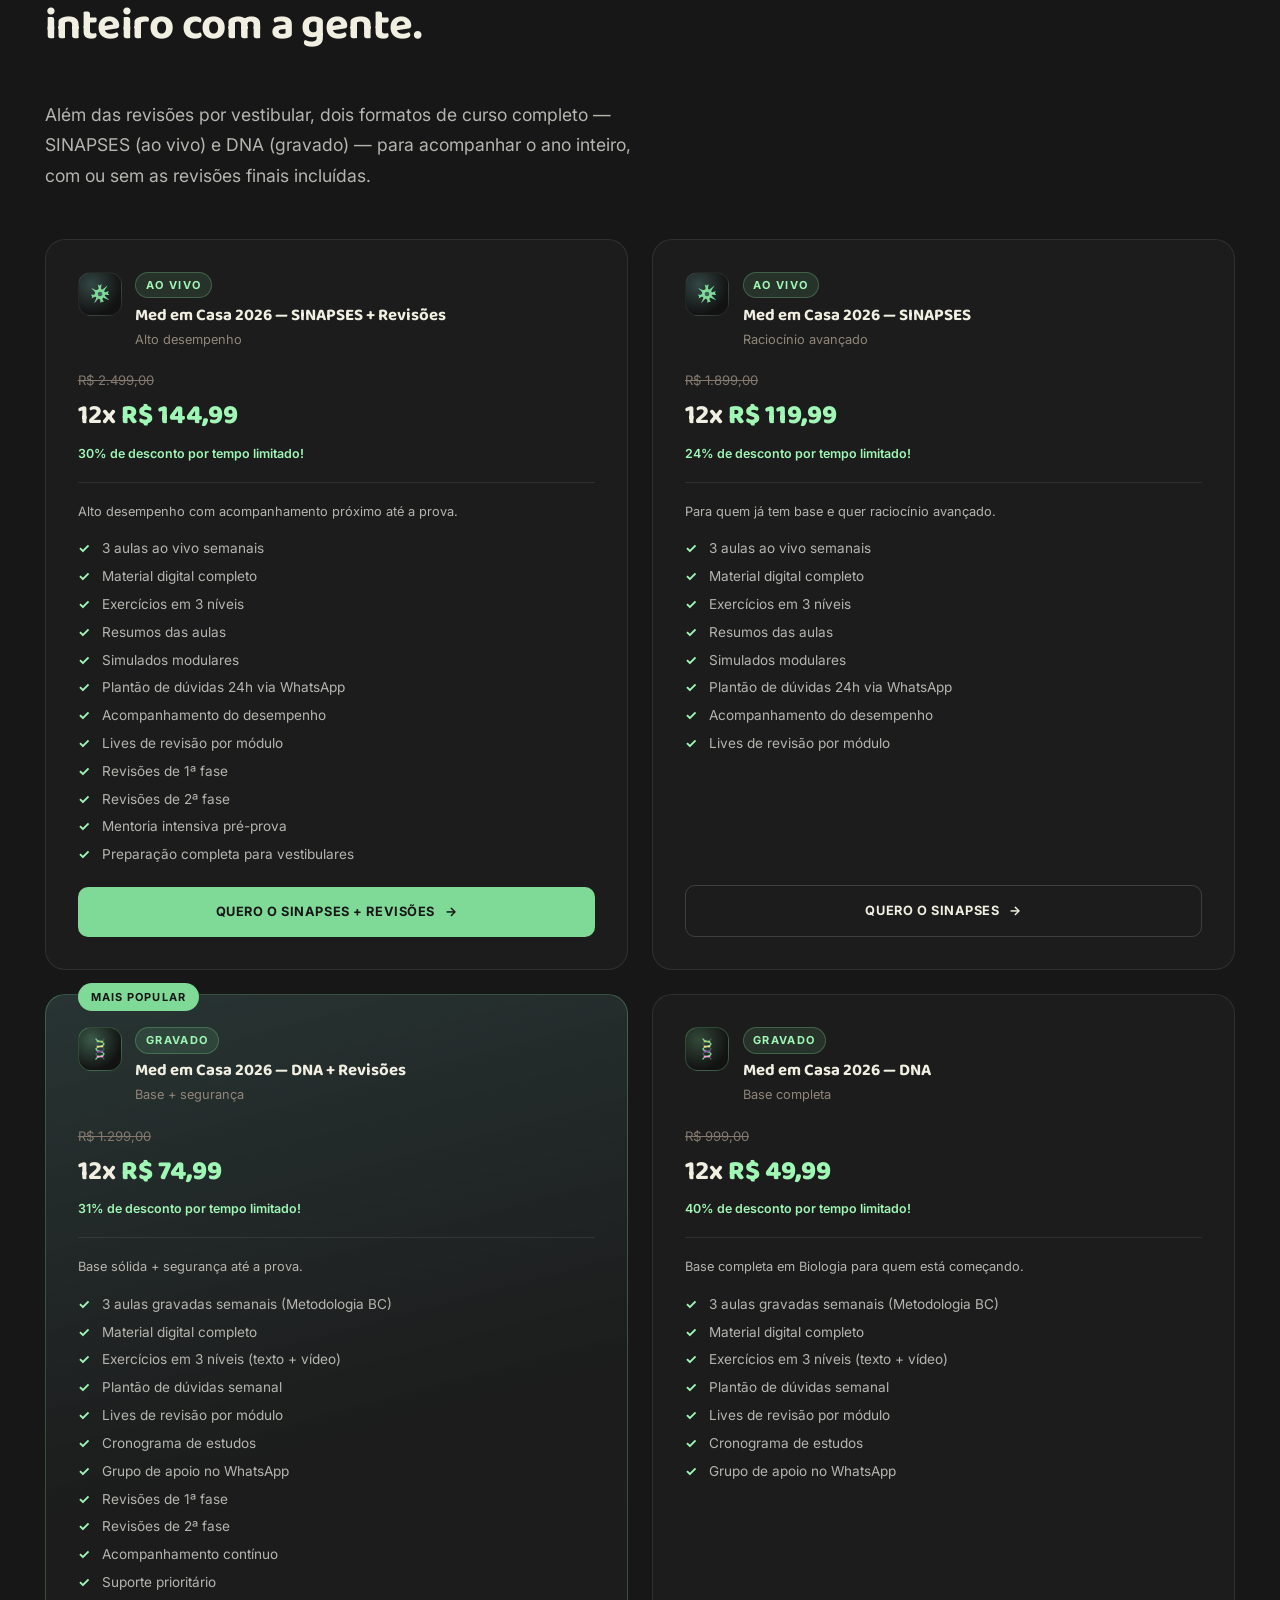
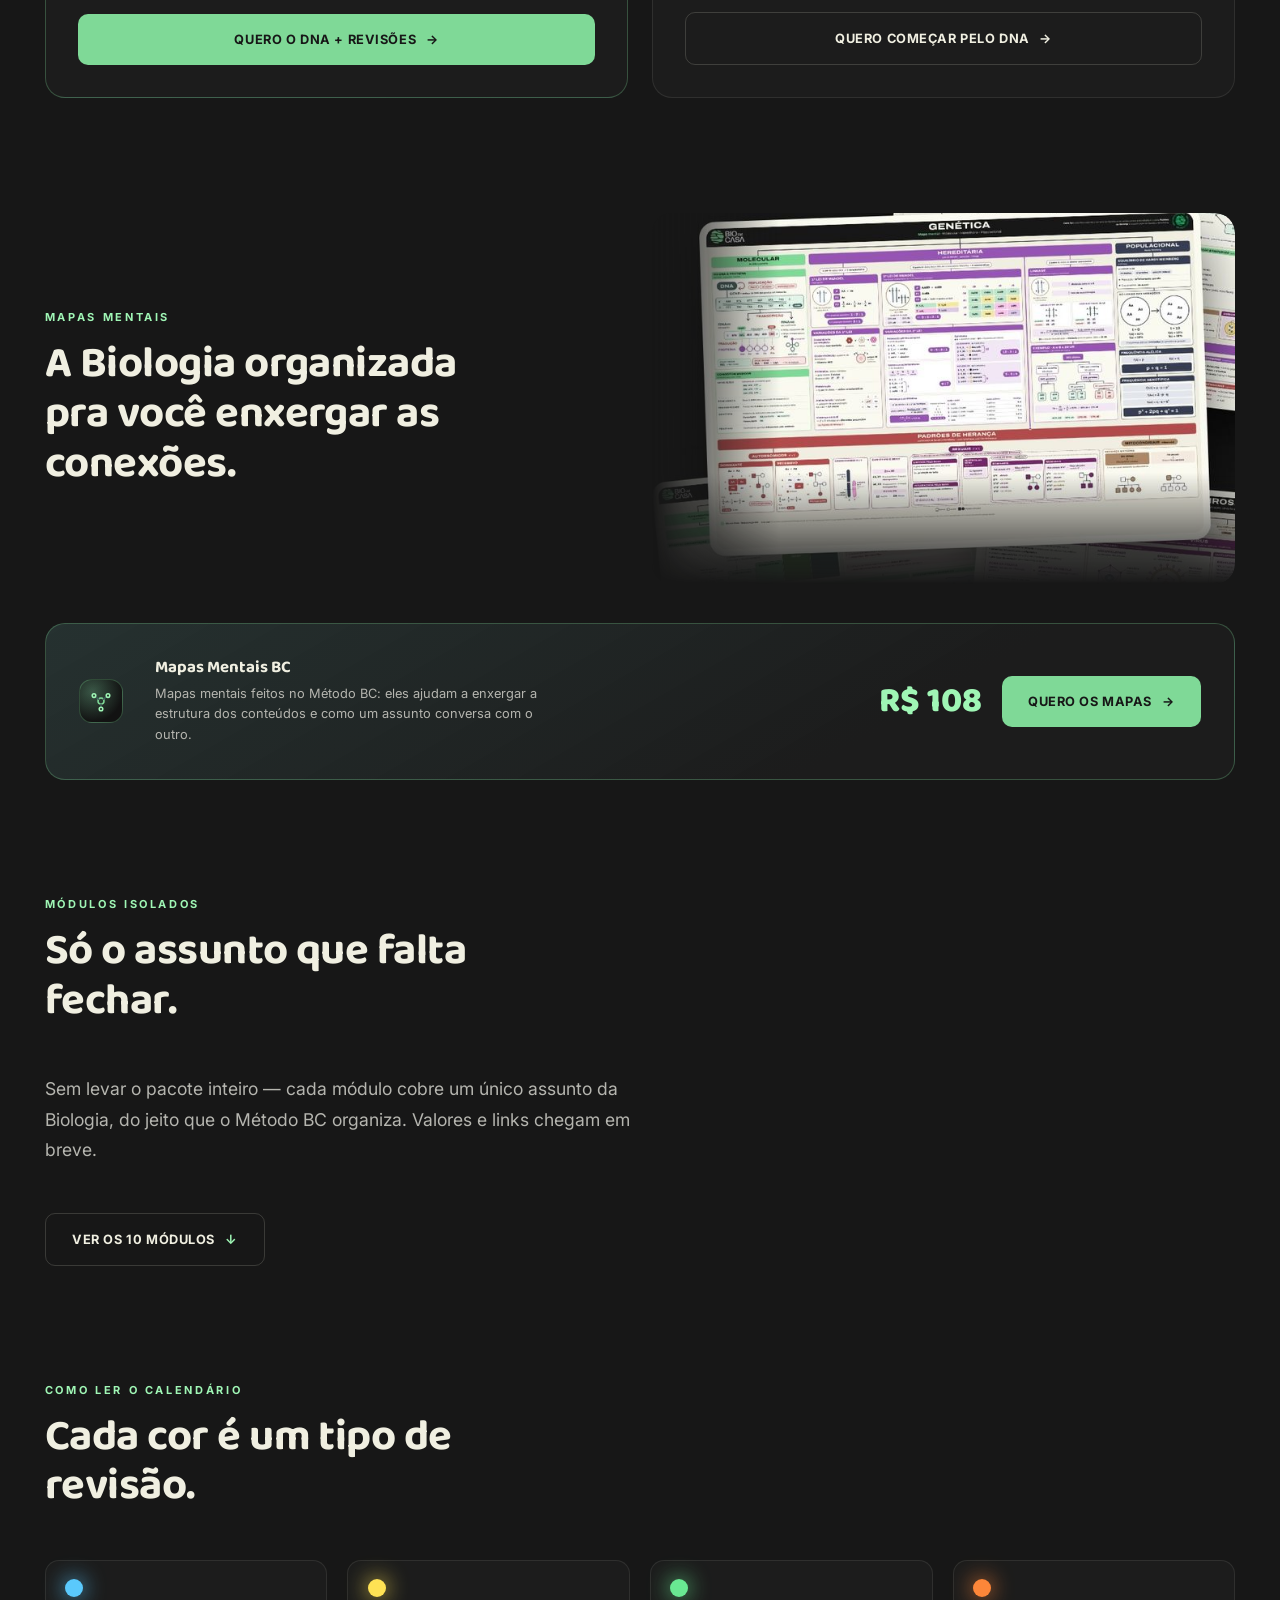
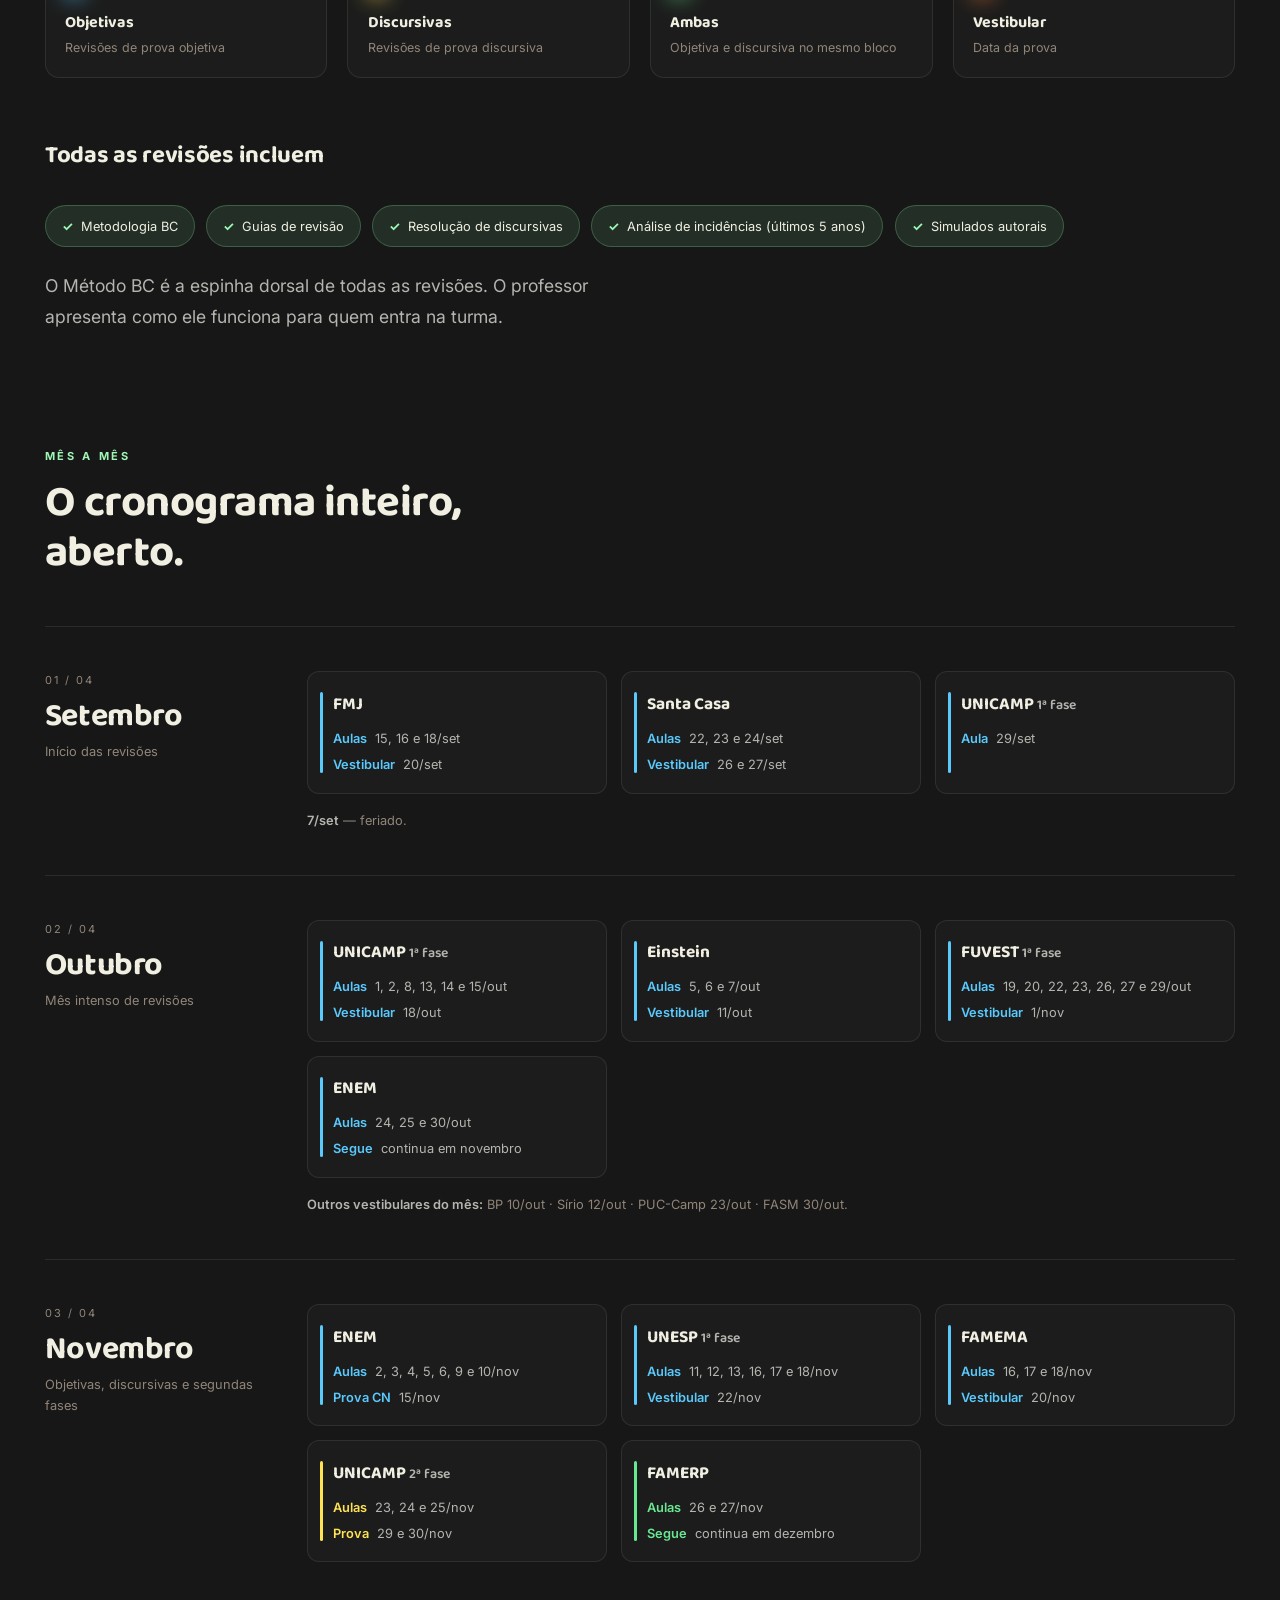
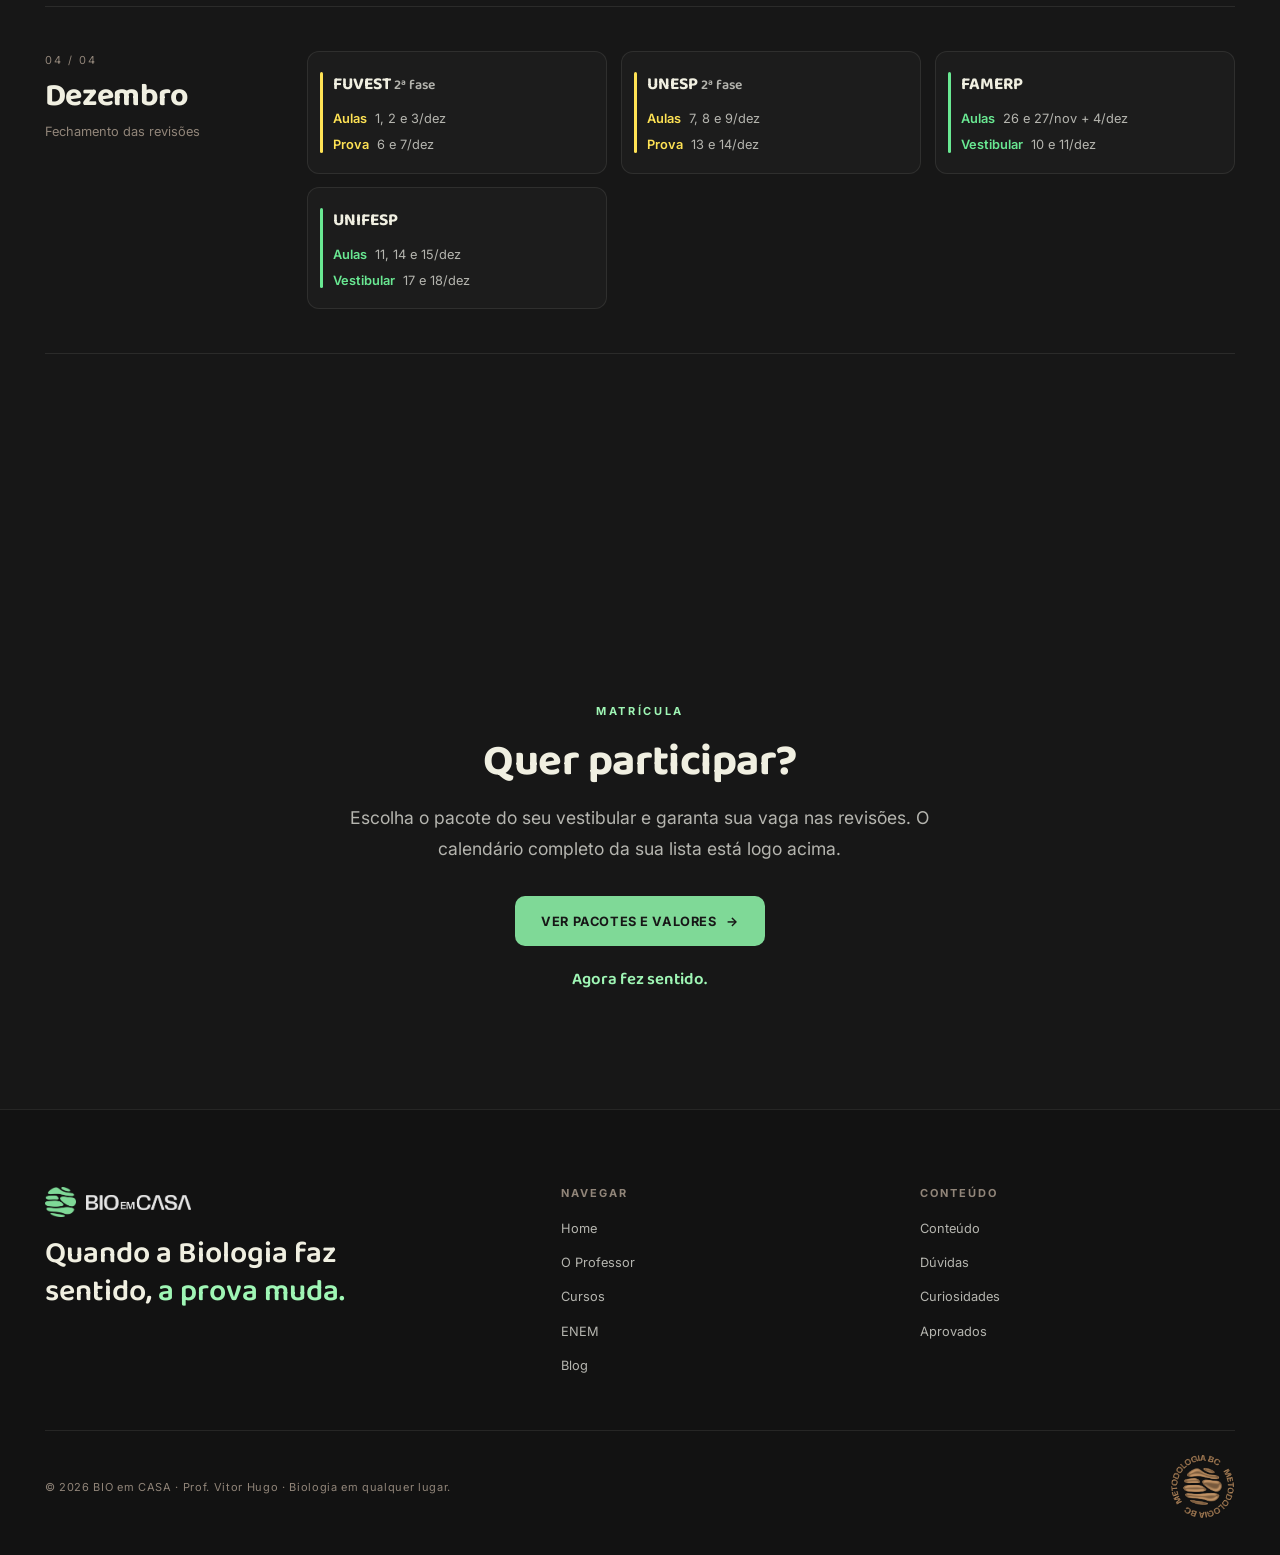
<file: cursos.html>
<!doctype html>
<html lang="pt-BR">
<head>
<meta charset="utf-8">
<meta name="viewport" content="width=device-width, initial-scale=1">
<title>Cursos — Calendário das Revisões 2026 · BIO em CASA</title>
<meta name="description" content="Calendário das Revisões 2026: setembro a dezembro, aulão por aulão, na data certa de cada vestibular. FMJ, Santa Casa, Einstein, FAMEMA, FAMERP, UNIFESP, UNICAMP, FUVEST, UNESP e ENEM.">
<link rel="icon" href="favicon.png" type="image/png">
<meta name="theme-color" content="#171717">

<link rel="preconnect" href="https://fonts.googleapis.com">
<link rel="preconnect" href="https://fonts.gstatic.com" crossorigin>
<link rel="stylesheet" href="https://fonts.googleapis.com/css2?family=Baloo+2:wght@500;600;700;800&family=Inter:wght@400;500;600;700&display=swap">
<script>document.documentElement.classList.add('js')</script>
<link rel="stylesheet" href="assets/css/site.css?v=20260915d">
<link rel="stylesheet" href="assets/css/paginas.css?v=20260915m">
</head>
<body>

<div class="progresso" aria-hidden="true"></div>

<svg class="grain" aria-hidden="true" xmlns="http://www.w3.org/2000/svg">
  <filter id="grao"><feTurbulence type="fractalNoise" baseFrequency="0.85" numOctaves="2" stitchTiles="stitch"/></filter>
  <rect width="100%" height="100%" filter="url(#grao)"/>
</svg>

<header class="topo" data-stuck="0">
  <a class="marca" href="index.html" aria-label="BIO em CASA — início">
    <img class="marca__icone" src="assets/img/marca/icone.png" alt="" width="312" height="300">
    <img class="marca__wordmark" src="assets/img/marca/wordmark.png" alt="" width="1053" height="150">
  </a>
  <nav class="nav" aria-label="Principal">
    <a class="nav__link" href="index.html"><span data-txt="Home">Home</span></a>
    <a class="nav__link" href="professor.html"><span data-txt="O Professor">O Professor</span></a>
    <a class="nav__link" href="cursos.html" aria-current="page"><span data-txt="Cursos">Cursos</span></a>
    <a class="nav__link" href="enem.html"><span data-txt="ENEM">ENEM</span></a>
    <a class="nav__link" href="blog.html"><span data-txt="Blog">Blog</span></a>
    <a class="nav__link" href="teste-performance.html" target="_blank" rel="noopener"><span data-txt="Teste">Teste</span></a>
    <a class="btn btn--pill" href="https://bioemcasa.eveclass.com/pt" target="_blank" rel="noopener">Sou aluno</a>
  </nav>
  <button class="menu-btn" type="button" aria-label="Abrir menu" aria-expanded="false" aria-controls="gaveta"><i></i><i></i></button>
</header>

<div class="gaveta" id="gaveta">
  <a href="index.html" style="--i:0">Home</a>
  <a href="professor.html" style="--i:1">O Professor</a>
  <a href="cursos.html" style="--i:2">Cursos</a>
  <a href="enem.html" style="--i:3">ENEM</a>
  <a href="blog.html" style="--i:4">Blog</a>
  <a href="teste-performance.html" target="_blank" rel="noopener" style="--i:5">Teste</a>
  <a href="https://bioemcasa.eveclass.com/pt" target="_blank" rel="noopener" style="--i:6">Sou aluno</a>
</div>

<main>

<!-- ========================================================= CAPA ======== -->
<section class="capa" id="calendario">
  <div class="ambient" aria-hidden="true"><span class="a1"></span><span class="a2"></span></div>
  <img class="motivo" src="assets/img/marca/mark-metade.png" alt="" width="479" height="921" aria-hidden="true">

  <div class="env capa__grade">
    <div>
      <span class="pilula" data-revelar>Planejamento de revisões</span>
      <h1 style="margin-top:1.2rem" data-revelar>Calendário das <b>Revisões 2026</b></h1>
      <p class="texto medida" data-revelar style="--atraso:140ms">
        Setembro a dezembro, aulão por aulão, na data certa de cada vestibular. Você não
        precisa montar o próprio cronograma de revisão — ele já está montado, e o professor
        vai junto.
      </p>
      <div class="capa__acoes" data-revelar style="--atraso:220ms">
        <a class="btn btn--solido" href="#pacotes">Ver pacotes e valores <span class="seta" aria-hidden="true">→</span></a>
        <a class="link-seta" href="#legenda">Como ler o calendário <i aria-hidden="true">↓</i></a>
      </div>
    </div>

    <figure class="retrato" data-revelar-img data-parallax>
      <img src="assets/img/professor/modelo-dna.jpg" alt="O professor Vitor Hugo com um modelo de dupla-hélice de DNA" width="1200" height="800">
      <figcaption>Setembro a dezembro · 2026</figcaption>
    </figure>
  </div>
</section>

<!-- ================================================== POR ONDE COMEÇAR ===== -->
<section class="sec env" aria-labelledby="comecar-tit">
  <span class="olho" data-revelar>Por onde começar</span>
  <h2 id="comecar-tit" class="tit-secao" data-revelar style="--atraso:80ms; margin-bottom:clamp(1.5rem,3vw,2.25rem)">Qual é o seu caso?</h2>
  <div class="atalhos">
    <a class="atalho" href="#pacotes" data-revelar>
      <span class="atalho__icone" aria-hidden="true">
        <svg viewBox="0 0 24 24" width="24" height="24" fill="none" stroke="#7FD997" stroke-width="1.5" stroke-linecap="round" stroke-linejoin="round"><rect x="3.5" y="5" width="17" height="15" rx="3"></rect><path d="M3.5 9.5h17"></path><path d="M8 3v3M16 3v3"></path><path d="M8.4 14.6 10.3 16.5 15.4 11.4" stroke="#9FF6B5"></path></svg>
      </span>
      <span class="atalho__quem">Tenho um vestibular em vista</span>
      <b class="atalho__nome">Revisões 2026</b>
      <p class="atalho__desc">Ao vivo, por vestibular. Unicamp, FUVEST, UNESP, ENEM e FAMERP já vêm com o gravado 2025 incluído.</p>
      <span class="atalho__preco">a partir de <b>R$ 147</b></span>
      <span class="link-seta">Ver revisões <i aria-hidden="true">↓</i></span>
    </a>

    <a class="atalho" href="#extensivos" data-revelar style="--atraso:80ms">
      <span class="atalho__icone" aria-hidden="true">
        <svg viewBox="0 0 24 24" width="24" height="24" fill="none"><path d="M8 2c0 2.5 8 2.5 8 5s-8 2.5-8 5 8 2.5 8 5-8 2.5-8 5" stroke="#7FD997" stroke-width="1.3" stroke-linecap="round"></path><path d="M16 2c0 2.5-8 2.5-8 5s8 2.5 8 5-8 2.5-8 5 8 2.5 8 5" stroke="#3F5E5B" stroke-width="1.3" stroke-linecap="round"></path><path d="M9.4 4.5h5.2" stroke="#A5CF72" stroke-width="1.5" stroke-linecap="round"></path><path d="M9.4 9.5h5.2" stroke="#F5DF7F" stroke-width="1.5" stroke-linecap="round"></path><path d="M9.4 14.5h5.2" stroke="#9755B3" stroke-width="1.5" stroke-linecap="round"></path><path d="M9.4 19.5h5.2" stroke="#FC9ADE" stroke-width="1.5" stroke-linecap="round"></path></svg>
      </span>
      <span class="atalho__quem">Quero o ano inteiro com o professor</span>
      <b class="atalho__nome">Extensivos 2026</b>
      <p class="atalho__desc">SINAPSES (ao vivo) ou DNA (gravado) — curso completo, o ano inteiro com a gente.</p>
      <span class="atalho__preco">a partir de <b>12x R$ 49,99</b></span>
      <span class="link-seta">Ver extensivos <i aria-hidden="true">↓</i></span>
    </a>

    <a class="atalho" href="#mapas" data-revelar style="--atraso:120ms">
      <span class="atalho__icone" aria-hidden="true">
        <svg viewBox="0 0 24 24" width="24" height="24" fill="none" stroke-linecap="round" stroke-linejoin="round"><circle cx="12" cy="12" r="3" stroke="#7FD997" stroke-width="1.5"></circle><path d="M9.6 10.2 6.3 7.6M14.4 10.2l3.3-2.6M12 15v3.6" stroke="#3F5E5B" stroke-width="1.5"></path><circle cx="5" cy="6.6" r="1.8" stroke="#9FF6B5" stroke-width="1.5"></circle><circle cx="19" cy="6.6" r="1.8" stroke="#9FF6B5" stroke-width="1.5"></circle><circle cx="12" cy="20" r="1.8" stroke="#9FF6B5" stroke-width="1.5"></circle></svg>
      </span>
      <span class="atalho__quem">Quero um apoio visual pra estudar</span>
      <b class="atalho__nome">Mapas Mentais BC</b>
      <p class="atalho__desc">Mapas mentais no Método BC, pra enxergar a estrutura da Biologia e como os assuntos se conectam.</p>
      <span class="atalho__preco"><b>R$ 108</b></span>
      <span class="link-seta">Ver mapas <i aria-hidden="true">↓</i></span>
    </a>

    <a class="atalho" href="#modulos" data-revelar style="--atraso:200ms">
      <span class="atalho__icone" aria-hidden="true">
        <svg viewBox="0 0 24 24" width="24" height="24" fill="none" stroke-linecap="round" stroke-linejoin="round"><path d="M12 3 21 8 12 13 3 8Z" stroke="#7FD997" stroke-width="1.5"></path><path d="M3 13l9 5 9-5" stroke="#3F5E5B" stroke-width="1.5"></path><path d="M3 17.5l9 5 9-5" stroke="#3F5E5B" stroke-width="1.5" stroke-opacity=".55"></path></svg>
      </span>
      <span class="atalho__quem">Só falta fechar um assunto</span>
      <b class="atalho__nome">Módulos Isolados</b>
      <p class="atalho__desc">Só o assunto que ainda falta fechar, sem levar o pacote inteiro.</p>
      <span class="atalho__preco">valores em breve</span>
      <span class="link-seta">Ver módulos <i aria-hidden="true">↓</i></span>
    </a>
  </div>
</section>

<!-- ====================================================== PACOTES ======== -->
<!-- ===========================================================================
     PACOTES — um card por vestibular (pedido do Caio: antes eram 4 cards por
     faixa de preço com vários vestibulares listados juntos, o que dava a
     entender que um preço cobria todos eles combinados — não é o caso, cada
     vestibular é contratado e cursado separadamente, mesmo quando cai na
     mesma faixa de aulões/preço).

     Logos reais de cada instituição, fornecidos pelo Caio (pasta
     assets-originais/logos-universidades/ nas notas) — recortados só pra
     remover margem/borda de exportação, nenhuma cor ou traço alterado.

     Valores e composição AINDA NÃO FORAM CONFIRMADOS como oferta vigente —
     vieram do carrossel real do Calendário 2026. O Caio vai mandar a lista
     definitiva de cursos e valores.

     Cada cartão já tem o seu próprio CTA: trocar o `href="#"` pelo link de
     CHECKOUT EXTERNO do respectivo curso (um por vestibular) e remover o
     data-checkout-pendente.
     =========================================================================== -->
<section class="sec env" id="pacotes" aria-labelledby="pacotes-tit">
  <span class="olho" data-revelar>Revisões 2026</span>
  <h2 id="pacotes-tit" class="tit-secao" data-revelar style="--atraso:80ms">Escolha seu vestibular e venha revisar com a gente.</h2>
  <p class="texto medida" data-revelar style="--atraso:140ms">
    Cada vestibular é contratado e cursado à parte — mesmo os que caem na mesma faixa de aulões e preço.
  </p>
  <p class="texto medida" data-revelar style="--atraso:180ms; margin-bottom:1.1rem">
    Unicamp, FUVEST, UNESP, ENEM e FAMERP já vêm com o curso gravado 2025 completo incluído —
    sem custo adicional, sem compra separada.
  </p>
  <div data-revelar style="--atraso:220ms; margin-bottom:clamp(2rem,4vw,3rem)">
    <a class="link-seta" href="#legenda">Ver o calendário completo das aulas <i aria-hidden="true">↓</i></a>
  </div>

  <div class="vestibulares">
    <article class="vestibular vestibular--destaque" data-revelar style="--atraso:0ms">
      <div class="vestibular__logo"><img src="assets/img/marca/icone.png" alt="BIO em CASA" loading="lazy"></div>
      <b class="vestibular__nome">Aula Experimental</b>
      <span class="vestibular__aulas">Aula gravada · sem custo</span>
      <span class="vestibular__preco">Grátis</span>
      <a class="btn btn--fantasma vestibular__cta" href="https://bioemcasa.eveclass.com/pt/comprar/produto/aula-experimental-bio-em-casa" target="_blank" rel="noopener" aria-label="Quero assistir — Aula Experimental, grátis">Quero assistir <span class="seta" aria-hidden="true">→</span></a>
    </article>

    <article class="vestibular" data-revelar style="--atraso:55ms">
      <div class="vestibular__logo"><img src="assets/img/vestibulares/fmj.png" alt="FMJ" loading="lazy"></div>
      <b class="vestibular__nome">FMJ</b>
      <span class="vestibular__aulas">3 aulões ao vivo</span>
      <span class="vestibular__preco">R$ 147</span>
      <a class="btn btn--fantasma vestibular__cta" href="https://bioemcasa.eveclass.com/pt/comprar/produto/revisao-fmj-2026" target="_blank" rel="noopener" aria-label="Garantir vaga — FMJ, 3 aulões">Garantir vaga <span class="seta" aria-hidden="true">→</span></a>
    </article>

    <article class="vestibular" data-revelar style="--atraso:110ms">
      <div class="vestibular__logo"><img src="assets/img/vestibulares/santa-casa.png" alt="Santa Casa" loading="lazy"></div>
      <b class="vestibular__nome">Santa Casa</b>
      <span class="vestibular__aulas">3 aulões ao vivo</span>
      <span class="vestibular__preco">R$ 147</span>
      <a class="btn btn--fantasma vestibular__cta" href="https://bioemcasa.eveclass.com/pt/comprar/produto/revisao-santa-casa-2026" target="_blank" rel="noopener" aria-label="Garantir vaga — Santa Casa, 3 aulões">Garantir vaga <span class="seta" aria-hidden="true">→</span></a>
    </article>

    <article class="vestibular" data-revelar style="--atraso:165ms">
      <div class="vestibular__logo"><img src="assets/img/vestibulares/einstein.png" alt="Einstein" loading="lazy"></div>
      <b class="vestibular__nome">Einstein</b>
      <span class="vestibular__aulas">3 aulões ao vivo</span>
      <span class="vestibular__preco">R$ 147</span>
      <a class="btn btn--fantasma vestibular__cta" href="https://bioemcasa.eveclass.com/pt/comprar/produto/revisao-einstein-2026" target="_blank" rel="noopener" aria-label="Garantir vaga — Einstein, 3 aulões">Garantir vaga <span class="seta" aria-hidden="true">→</span></a>
    </article>

    <article class="vestibular" data-revelar style="--atraso:220ms">
      <div class="vestibular__logo"><img src="assets/img/vestibulares/unicamp.png" alt="UNICAMP" loading="lazy"></div>
      <b class="vestibular__nome">UNICAMP <em>1ª fase</em></b>
      <span class="vestibular__aulas">7 aulões ao vivo</span>
      <span class="vestibular__preco">R$ 197</span>
      <span class="vestibular__bonus">+ Gravado 2025 incluído</span>
      <a class="btn btn--fantasma vestibular__cta" href="https://bioemcasa.eveclass.com/pt/comprar/produto/revisao-unicamp-2026" target="_blank" rel="noopener" aria-label="Garantir vaga — UNICAMP 1ª fase, 7 aulões">Garantir vaga <span class="seta" aria-hidden="true">→</span></a>
    </article>

    <article class="vestibular" data-revelar style="--atraso:275ms">
      <div class="vestibular__logo"><img src="assets/img/vestibulares/fuvest.png" alt="FUVEST" loading="lazy"></div>
      <b class="vestibular__nome">FUVEST <em>1ª fase</em></b>
      <span class="vestibular__aulas">7 aulões ao vivo</span>
      <span class="vestibular__preco">R$ 198</span>
      <span class="vestibular__bonus">+ Gravado 2025 incluído</span>
      <a class="btn btn--fantasma vestibular__cta" href="https://bioemcasa.eveclass.com/pt/comprar/produto/revisao-fuvest-2026" target="_blank" rel="noopener" aria-label="Garantir vaga — FUVEST 1ª fase, 7 aulões">Garantir vaga <span class="seta" aria-hidden="true">→</span></a>
    </article>

    <article class="vestibular vestibular--destaque" data-revelar style="--atraso:330ms">
      <div class="vestibular__logo"><img src="assets/img/vestibulares/enem.png" alt="ENEM" loading="lazy"></div>
      <b class="vestibular__nome">ENEM</b>
      <span class="vestibular__aulas">11 aulões ao vivo</span>
      <span class="vestibular__preco">R$ 297</span>
      <span class="vestibular__bonus">+ Gravado 2025 incluído</span>
      <a class="btn btn--fantasma vestibular__cta" href="https://bioemcasa.eveclass.com/pt/comprar/produto/revisao-enem" target="_blank" rel="noopener" aria-label="Garantir vaga — ENEM, 11 aulões">Garantir vaga <span class="seta" aria-hidden="true">→</span></a>
    </article>

    <article class="vestibular" data-revelar style="--atraso:385ms">
      <div class="vestibular__logo"><img src="assets/img/vestibulares/famema.png" alt="FAMEMA" loading="lazy"></div>
      <b class="vestibular__nome">FAMEMA</b>
      <span class="vestibular__aulas">3 aulões ao vivo</span>
      <span class="vestibular__preco">R$ 198</span>
      <span class="vestibular__bonus">Combo UNESP + FAMEMA</span>
      <a class="btn btn--fantasma vestibular__cta" href="https://bioemcasa.eveclass.com/pt/comprar/produto/revisao-unesp-e-famema" target="_blank" rel="noopener" aria-label="Garantir vaga — combo UNESP 1ª fase e FAMEMA">Garantir vaga <span class="seta" aria-hidden="true">→</span></a>
    </article>

    <article class="vestibular" data-revelar style="--atraso:440ms">
      <div class="vestibular__logo"><img src="assets/img/vestibulares/unesp.png" alt="UNESP" loading="lazy"></div>
      <b class="vestibular__nome">UNESP <em>1ª fase</em></b>
      <span class="vestibular__aulas">6 aulões ao vivo</span>
      <span class="vestibular__preco">R$ 198</span>
      <span class="vestibular__bonus">Combo UNESP + FAMEMA</span>
      <span class="vestibular__bonus">+ Gravado 2025 incluído</span>
      <a class="btn btn--fantasma vestibular__cta" href="https://bioemcasa.eveclass.com/pt/comprar/produto/revisao-unesp-e-famema" target="_blank" rel="noopener" aria-label="Garantir vaga — combo UNESP 1ª fase e FAMEMA">Garantir vaga <span class="seta" aria-hidden="true">→</span></a>
    </article>

    <article class="vestibular" data-revelar style="--atraso:495ms">
      <div class="vestibular__logo"><img src="assets/img/vestibulares/unicamp.png" alt="UNICAMP" loading="lazy"></div>
      <b class="vestibular__nome">UNICAMP <em>2ª fase</em></b>
      <span class="vestibular__aulas">3 aulões ao vivo</span>
      <span class="vestibular__preco">R$ 147</span>
      <a class="btn btn--fantasma vestibular__cta" href="https://bioemcasa.eveclass.com/pt/comprar/produto/revisao-unicamp-2a-fase" target="_blank" rel="noopener" aria-label="Garantir vaga — UNICAMP 2ª fase, 3 aulões">Garantir vaga <span class="seta" aria-hidden="true">→</span></a>
    </article>

    <article class="vestibular" data-revelar style="--atraso:550ms">
      <div class="vestibular__logo"><img src="assets/img/vestibulares/fuvest.png" alt="FUVEST" loading="lazy"></div>
      <b class="vestibular__nome">FUVEST <em>2ª fase</em></b>
      <span class="vestibular__aulas">3 aulões ao vivo</span>
      <span class="vestibular__preco">R$ 147</span>
      <span class="btn btn--fantasma vestibular__cta btn--breve" aria-disabled="true">Em breve</span>
    </article>

    <article class="vestibular" data-revelar style="--atraso:605ms">
      <div class="vestibular__logo"><img src="assets/img/vestibulares/famerp.png" alt="FAMERP" loading="lazy"></div>
      <b class="vestibular__nome">FAMERP</b>
      <span class="vestibular__aulas">3 aulões ao vivo</span>
      <span class="vestibular__preco">R$ 147</span>
      <span class="vestibular__bonus">+ Gravado 2025 incluído</span>
      <a class="btn btn--fantasma vestibular__cta" href="https://bioemcasa.eveclass.com/pt/comprar/produto/revisao-famerp-2026" target="_blank" rel="noopener" aria-label="Garantir vaga — FAMERP, 3 aulões">Garantir vaga <span class="seta" aria-hidden="true">→</span></a>
    </article>

    <article class="vestibular" data-revelar style="--atraso:660ms">
      <div class="vestibular__logo"><img src="assets/img/vestibulares/unesp.png" alt="UNESP" loading="lazy"></div>
      <b class="vestibular__nome">UNESP <em>2ª fase</em></b>
      <span class="vestibular__aulas">3 aulões ao vivo</span>
      <span class="vestibular__preco">R$ 147</span>
      <span class="btn btn--fantasma vestibular__cta btn--breve" aria-disabled="true">Em breve</span>
    </article>

    <article class="vestibular" data-revelar style="--atraso:715ms">
      <div class="vestibular__logo"><img src="assets/img/vestibulares/unifesp.png" alt="UNIFESP" loading="lazy"></div>
      <b class="vestibular__nome">UNIFESP</b>
      <span class="vestibular__aulas">3 aulões ao vivo</span>
      <span class="vestibular__preco">R$ 147</span>
      <a class="btn btn--fantasma vestibular__cta" href="https://bioemcasa.eveclass.com/pt/comprar/produto/revisao-unifesp-2026" target="_blank" rel="noopener" aria-label="Garantir vaga — UNIFESP, 3 aulões">Garantir vaga <span class="seta" aria-hidden="true">→</span></a>
    </article>
  </div>

  <ul class="inclui" data-revelar>
    <li>Metodologia BC</li>
    <li>Guias de revisão</li>
    <li>Resolução de discursivas</li>
    <li>Análise de incidências (últimos 5 anos)</li>
    <li>Simulados autorais</li>
  </ul>
</section>

<!-- =================================================== EXTENSIVOS ======== -->
<section class="sec env" id="extensivos" aria-labelledby="extensivos-tit">
  <span class="olho" data-revelar>Cursos extensivos</span>
  <h2 id="extensivos-tit" class="tit-secao" data-revelar style="--atraso:80ms">Pra quem quer o ano inteiro com a gente.</h2>
  <p class="texto medida" data-revelar style="--atraso:140ms; margin-bottom:clamp(2rem,4vw,3rem)">
    Além das revisões por vestibular, dois formatos de curso completo — SINAPSES (ao vivo) e
    DNA (gravado) — para acompanhar o ano inteiro, com ou sem as revisões finais incluídas.
  </p>

  <div class="planos">
    <article class="plano" data-revelar style="--atraso:60ms">
      <div class="plano__cabeca">
        <span class="plano__icone plano__icone--sinapses" aria-hidden="true">
          <svg viewBox="0 0 200 200" width="24" height="24" fill="none"><path d="M79.93,63.79 C81.35,62.09 88.07,60.68 88.43,53.58 C88.79,46.48 80.57,25.23 82.09,21.17 C83.61,17.11 92.48,29.42 97.53,29.24 C102.58,29.07 110.57,16.17 112.37,20.11 C114.16,24.05 108.01,46.06 108.31,52.89 C108.61,59.72 113.18,59.73 114.16,61.10 C115.14,62.47 112.29,61.37 114.16,61.10 C116.02,60.82 117.45,64.34 125.35,59.43 C133.25,54.52 159.50,29.78 161.56,31.63 C163.62,33.48 141.81,62.28 137.70,70.55 C133.59,78.81 137.02,79.43 136.89,81.20 C136.75,82.98 135.50,80.67 136.89,81.20 C138.28,81.74 139.44,85.10 145.23,84.42 C151.03,83.75 168.06,75.71 171.64,77.14 C175.22,78.56 166.18,87.93 166.71,92.99 C167.24,98.04 178.03,105.33 174.83,107.47 C171.62,109.61 153.26,105.41 147.48,105.83 C141.71,106.25 141.39,109.32 140.17,110.02 C138.95,110.71 139.58,108.44 140.17,110.02 C140.76,111.59 138.24,112.93 143.70,119.46 C149.17,125.99 174.50,146.91 172.96,149.21 C171.41,151.50 142.61,135.78 134.41,133.23 C126.21,130.68 125.52,133.80 123.75,133.91 C121.97,134.03 124.21,132.40 123.75,133.91 C123.28,135.43 119.80,137.56 120.97,143.00 C122.14,148.44 131.59,163.08 130.75,166.56 C129.91,170.04 120.37,162.78 115.93,163.88 C111.48,164.99 106.47,175.88 104.09,173.21 C101.72,170.53 103.43,153.20 101.67,147.81 C99.91,142.42 94.88,142.04 93.52,140.89 C92.17,139.74 95.43,140.31 93.52,140.89 C91.62,141.47 88.95,138.45 82.08,144.36 C75.21,150.26 54.66,177.79 52.31,176.32 C49.96,174.86 65.55,144.12 67.99,135.55 C70.43,126.98 67.11,126.69 66.94,124.92 C66.76,123.14 68.47,125.32 66.94,124.92 C65.41,124.51 63.72,120.82 57.76,122.46 C51.80,124.10 35.11,135.36 31.20,134.75 C27.29,134.15 35.65,123.46 34.33,118.83 C33.00,114.20 20.25,109.57 23.24,106.99 C26.23,104.40 46.30,105.58 52.28,103.34 C58.26,101.09 57.97,95.16 59.11,93.52 C60.25,91.89 59.58,95.69 59.11,93.52 C58.64,91.36 61.36,87.48 56.30,80.54 C51.23,73.61 27.15,54.21 28.70,51.91 C30.25,49.61 57.05,64.79 65.59,66.77 C74.12,68.75 77.54,64.29 79.93,63.79 C82.32,63.29 78.51,65.49 79.93,63.79 Z" fill="#7FD997"></path><circle cx="100" cy="100" r="19.3" fill="#3F5E5B"></circle></svg>
        </span>
        <div>
          <span class="plano__modo">Ao vivo</span>
          <b class="plano__nome">Med em Casa 2026 — SINAPSES + Revisões</b>
          <span class="plano__sub">Alto desempenho</span>
        </div>
      </div>
      <div class="plano__preco">
        <span class="plano__de">R$ 2.499,00</span>
        <span class="plano__por">12x <b>R$ 144,99</b></span>
        <span class="plano__desconto">30% de desconto por tempo limitado!</span>
      </div>
      <p class="plano__desc">Alto desempenho com acompanhamento próximo até a prova.</p>
      <ul class="plano__lista">
        <li>3 aulas ao vivo semanais</li>
        <li>Material digital completo</li>
        <li>Exercícios em 3 níveis</li>
        <li>Resumos das aulas</li>
        <li>Simulados modulares</li>
        <li>Plantão de dúvidas 24h via WhatsApp</li>
        <li>Acompanhamento do desempenho</li>
        <li>Lives de revisão por módulo</li>
        <li>Revisões de 1ª fase</li>
        <li>Revisões de 2ª fase</li>
        <li>Mentoria intensiva pré-prova</li>
        <li>Preparação completa para vestibulares</li>
      </ul>
      <a class="btn btn--solido plano__cta" href="https://bioemcasa.eveclass.com/pt/comprar/produto/med-em-casa-2026-sinapses-revisoes-1767888055866" target="_blank" rel="noopener">Quero o SINAPSES + Revisões <span class="seta" aria-hidden="true">→</span></a>
    </article>

    <article class="plano" data-revelar style="--atraso:120ms">
      <div class="plano__cabeca">
        <span class="plano__icone plano__icone--sinapses" aria-hidden="true">
          <svg viewBox="0 0 200 200" width="24" height="24" fill="none"><path d="M79.93,63.79 C81.35,62.09 88.07,60.68 88.43,53.58 C88.79,46.48 80.57,25.23 82.09,21.17 C83.61,17.11 92.48,29.42 97.53,29.24 C102.58,29.07 110.57,16.17 112.37,20.11 C114.16,24.05 108.01,46.06 108.31,52.89 C108.61,59.72 113.18,59.73 114.16,61.10 C115.14,62.47 112.29,61.37 114.16,61.10 C116.02,60.82 117.45,64.34 125.35,59.43 C133.25,54.52 159.50,29.78 161.56,31.63 C163.62,33.48 141.81,62.28 137.70,70.55 C133.59,78.81 137.02,79.43 136.89,81.20 C136.75,82.98 135.50,80.67 136.89,81.20 C138.28,81.74 139.44,85.10 145.23,84.42 C151.03,83.75 168.06,75.71 171.64,77.14 C175.22,78.56 166.18,87.93 166.71,92.99 C167.24,98.04 178.03,105.33 174.83,107.47 C171.62,109.61 153.26,105.41 147.48,105.83 C141.71,106.25 141.39,109.32 140.17,110.02 C138.95,110.71 139.58,108.44 140.17,110.02 C140.76,111.59 138.24,112.93 143.70,119.46 C149.17,125.99 174.50,146.91 172.96,149.21 C171.41,151.50 142.61,135.78 134.41,133.23 C126.21,130.68 125.52,133.80 123.75,133.91 C121.97,134.03 124.21,132.40 123.75,133.91 C123.28,135.43 119.80,137.56 120.97,143.00 C122.14,148.44 131.59,163.08 130.75,166.56 C129.91,170.04 120.37,162.78 115.93,163.88 C111.48,164.99 106.47,175.88 104.09,173.21 C101.72,170.53 103.43,153.20 101.67,147.81 C99.91,142.42 94.88,142.04 93.52,140.89 C92.17,139.74 95.43,140.31 93.52,140.89 C91.62,141.47 88.95,138.45 82.08,144.36 C75.21,150.26 54.66,177.79 52.31,176.32 C49.96,174.86 65.55,144.12 67.99,135.55 C70.43,126.98 67.11,126.69 66.94,124.92 C66.76,123.14 68.47,125.32 66.94,124.92 C65.41,124.51 63.72,120.82 57.76,122.46 C51.80,124.10 35.11,135.36 31.20,134.75 C27.29,134.15 35.65,123.46 34.33,118.83 C33.00,114.20 20.25,109.57 23.24,106.99 C26.23,104.40 46.30,105.58 52.28,103.34 C58.26,101.09 57.97,95.16 59.11,93.52 C60.25,91.89 59.58,95.69 59.11,93.52 C58.64,91.36 61.36,87.48 56.30,80.54 C51.23,73.61 27.15,54.21 28.70,51.91 C30.25,49.61 57.05,64.79 65.59,66.77 C74.12,68.75 77.54,64.29 79.93,63.79 C82.32,63.29 78.51,65.49 79.93,63.79 Z" fill="#7FD997"></path><circle cx="100" cy="100" r="19.3" fill="#3F5E5B"></circle></svg>
        </span>
        <div>
          <span class="plano__modo">Ao vivo</span>
          <b class="plano__nome">Med em Casa 2026 — SINAPSES</b>
          <span class="plano__sub">Raciocínio avançado</span>
        </div>
      </div>
      <div class="plano__preco">
        <span class="plano__de">R$ 1.899,00</span>
        <span class="plano__por">12x <b>R$ 119,99</b></span>
        <span class="plano__desconto">24% de desconto por tempo limitado!</span>
      </div>
      <p class="plano__desc">Para quem já tem base e quer raciocínio avançado.</p>
      <ul class="plano__lista">
        <li>3 aulas ao vivo semanais</li>
        <li>Material digital completo</li>
        <li>Exercícios em 3 níveis</li>
        <li>Resumos das aulas</li>
        <li>Simulados modulares</li>
        <li>Plantão de dúvidas 24h via WhatsApp</li>
        <li>Acompanhamento do desempenho</li>
        <li>Lives de revisão por módulo</li>
      </ul>
      <a class="btn btn--fantasma plano__cta" href="https://bioemcasa.eveclass.com/pt/comprar/produto/med-em-casa-2026-sinapses-1767888331309" target="_blank" rel="noopener">Quero o SINAPSES <span class="seta" aria-hidden="true">→</span></a>
    </article>

    <article class="plano plano--destaque" data-revelar style="--atraso:180ms">
      <span class="plano__badge">Mais popular</span>
      <div class="plano__cabeca">
        <span class="plano__icone plano__icone--dna" aria-hidden="true">
          <svg viewBox="0 0 24 24" width="24" height="24" fill="none"><path d="M8 2c0 2.5 8 2.5 8 5s-8 2.5-8 5 8 2.5 8 5-8 2.5-8 5" stroke="#7FD997" stroke-width="1.3" stroke-linecap="round"></path><path d="M16 2c0 2.5-8 2.5-8 5s8 2.5 8 5-8 2.5-8 5 8 2.5 8 5" stroke="#3F5E5B" stroke-width="1.3" stroke-linecap="round"></path><path d="M9.4 4.5h5.2" stroke="#A5CF72" stroke-width="1.5" stroke-linecap="round"></path><path d="M9.4 9.5h5.2" stroke="#F5DF7F" stroke-width="1.5" stroke-linecap="round"></path><path d="M9.4 14.5h5.2" stroke="#9755B3" stroke-width="1.5" stroke-linecap="round"></path><path d="M9.4 19.5h5.2" stroke="#FC9ADE" stroke-width="1.5" stroke-linecap="round"></path></svg>
        </span>
        <div>
          <span class="plano__modo">Gravado</span>
          <b class="plano__nome">Med em Casa 2026 — DNA + Revisões</b>
          <span class="plano__sub">Base + segurança</span>
        </div>
      </div>
      <div class="plano__preco">
        <span class="plano__de">R$ 1.299,00</span>
        <span class="plano__por">12x <b>R$ 74,99</b></span>
        <span class="plano__desconto">31% de desconto por tempo limitado!</span>
      </div>
      <p class="plano__desc">Base sólida + segurança até a prova.</p>
      <ul class="plano__lista">
        <li>3 aulas gravadas semanais (Metodologia BC)</li>
        <li>Material digital completo</li>
        <li>Exercícios em 3 níveis (texto + vídeo)</li>
        <li>Plantão de dúvidas semanal</li>
        <li>Lives de revisão por módulo</li>
        <li>Cronograma de estudos</li>
        <li>Grupo de apoio no WhatsApp</li>
        <li>Revisões de 1ª fase</li>
        <li>Revisões de 2ª fase</li>
        <li>Acompanhamento contínuo</li>
        <li>Suporte prioritário</li>
      </ul>
      <a class="btn btn--solido plano__cta" href="https://bioemcasa.eveclass.com/pt/comprar/produto/med-em-casa-2026-dna-revisoes" target="_blank" rel="noopener">Quero o DNA + Revisões <span class="seta" aria-hidden="true">→</span></a>
    </article>

    <article class="plano" data-revelar style="--atraso:240ms">
      <div class="plano__cabeca">
        <span class="plano__icone plano__icone--dna" aria-hidden="true">
          <svg viewBox="0 0 24 24" width="24" height="24" fill="none"><path d="M8 2c0 2.5 8 2.5 8 5s-8 2.5-8 5 8 2.5 8 5-8 2.5-8 5" stroke="#7FD997" stroke-width="1.3" stroke-linecap="round"></path><path d="M16 2c0 2.5-8 2.5-8 5s8 2.5 8 5-8 2.5-8 5 8 2.5 8 5" stroke="#3F5E5B" stroke-width="1.3" stroke-linecap="round"></path><path d="M9.4 4.5h5.2" stroke="#A5CF72" stroke-width="1.5" stroke-linecap="round"></path><path d="M9.4 9.5h5.2" stroke="#F5DF7F" stroke-width="1.5" stroke-linecap="round"></path><path d="M9.4 14.5h5.2" stroke="#9755B3" stroke-width="1.5" stroke-linecap="round"></path><path d="M9.4 19.5h5.2" stroke="#FC9ADE" stroke-width="1.5" stroke-linecap="round"></path></svg>
        </span>
        <div>
          <span class="plano__modo">Gravado</span>
          <b class="plano__nome">Med em Casa 2026 — DNA</b>
          <span class="plano__sub">Base completa</span>
        </div>
      </div>
      <div class="plano__preco">
        <span class="plano__de">R$ 999,00</span>
        <span class="plano__por">12x <b>R$ 49,99</b></span>
        <span class="plano__desconto">40% de desconto por tempo limitado!</span>
      </div>
      <p class="plano__desc">Base completa em Biologia para quem está começando.</p>
      <ul class="plano__lista">
        <li>3 aulas gravadas semanais (Metodologia BC)</li>
        <li>Material digital completo</li>
        <li>Exercícios em 3 níveis (texto + vídeo)</li>
        <li>Plantão de dúvidas semanal</li>
        <li>Lives de revisão por módulo</li>
        <li>Cronograma de estudos</li>
        <li>Grupo de apoio no WhatsApp</li>
      </ul>
      <a class="btn btn--fantasma plano__cta" href="https://bioemcasa.eveclass.com/pt/comprar/produto/med-em-casa-2026-dna-1767891008479" target="_blank" rel="noopener">Quero começar pelo DNA <span class="seta" aria-hidden="true">→</span></a>
    </article>
  </div>
</section>

<!-- ====================================================== MAPAS MENTAIS ==== -->
<section class="sec env" id="mapas" aria-labelledby="mapas-tit">
  <div class="mapas-topo">
    <div class="mapas-topo__txt">
      <span class="olho" data-revelar>Mapas mentais</span>
      <h2 id="mapas-tit" class="tit-secao" data-revelar style="--atraso:80ms">A Biologia organizada pra você enxergar as conexões.</h2>
    </div>
    <div class="mapas-vitrine" data-revelar-img style="--atraso:120ms" aria-hidden="true">
      <img src="assets/img/mapas/mapas-mosaico.jpg?v=2" alt="" width="720" height="874" loading="lazy" decoding="async">
    </div>
  </div>

  <div class="mapas-card" data-revelar style="--atraso:140ms">
    <span class="plano__icone plano__icone--dna" aria-hidden="true">
      <svg viewBox="0 0 24 24" width="24" height="24" fill="none" stroke-linecap="round" stroke-linejoin="round"><circle cx="12" cy="12" r="3" stroke="#7FD997" stroke-width="1.5"></circle><path d="M9.6 10.2 6.3 7.6M14.4 10.2l3.3-2.6M12 15v3.6" stroke="#3F5E5B" stroke-width="1.5"></path><circle cx="5" cy="6.6" r="1.8" stroke="#9FF6B5" stroke-width="1.5"></circle><circle cx="19" cy="6.6" r="1.8" stroke="#9FF6B5" stroke-width="1.5"></circle><circle cx="12" cy="20" r="1.8" stroke="#9FF6B5" stroke-width="1.5"></circle></svg>
    </span>
    <div class="mapas-card__txt">
      <b class="plano__nome">Mapas Mentais BC</b>
      <p>Mapas mentais feitos no Método BC: eles ajudam a enxergar a estrutura dos conteúdos e como um assunto conversa com o outro.</p>
    </div>
    <div class="mapas-card__acao">
      <span class="mapas-card__preco">R$ 108</span>
      <a class="btn btn--solido" href="https://bioemcasa.eveclass.com/pt/comprar/produto/mapas-mentais-bc" target="_blank" rel="noopener">Quero os mapas <span class="seta" aria-hidden="true">→</span></a>
    </div>
  </div>
</section>

<!-- ================================================== MÓDULOS ISOLADOS ==== -->
<section class="sec env" id="modulos" aria-labelledby="modulos-tit">
  <span class="olho" data-revelar>Módulos isolados</span>
  <h2 id="modulos-tit" class="tit-secao" data-revelar style="--atraso:80ms">Só o assunto que falta fechar.</h2>
  <p class="texto medida" data-revelar style="--atraso:140ms; margin-bottom:clamp(2rem,4vw,3rem)">
    Sem levar o pacote inteiro — cada módulo cobre um único assunto da Biologia, do jeito que
    o Método BC organiza. Valores e links chegam em breve.
  </p>

  <details class="modulos-detalhe" data-revelar style="--atraso:180ms">
    <summary class="btn btn--fantasma">Ver os 10 módulos <i aria-hidden="true">↓</i></summary>
  <div class="modulos">
    <article class="modulo" data-revelar style="--atraso:40ms">
      <span class="modulo__num">01</span>
      <b class="modulo__nome">Bioquímica</b>
      <span class="btn btn--fantasma modulo__cta btn--breve" aria-disabled="true">Em breve</span>
    </article>
    <article class="modulo" data-revelar style="--atraso:80ms">
      <span class="modulo__num">02</span>
      <b class="modulo__nome">Biologia Celular</b>
      <span class="btn btn--fantasma modulo__cta btn--breve" aria-disabled="true">Em breve</span>
    </article>
    <article class="modulo" data-revelar style="--atraso:120ms">
      <span class="modulo__num">03</span>
      <b class="modulo__nome">Genética</b>
      <span class="btn btn--fantasma modulo__cta btn--breve" aria-disabled="true">Em breve</span>
    </article>
    <article class="modulo" data-revelar style="--atraso:160ms">
      <span class="modulo__num">04</span>
      <b class="modulo__nome">Evolução</b>
      <span class="btn btn--fantasma modulo__cta btn--breve" aria-disabled="true">Em breve</span>
    </article>
    <article class="modulo" data-revelar style="--atraso:200ms">
      <span class="modulo__num">05</span>
      <b class="modulo__nome">Embriologia + Histologia</b>
      <span class="btn btn--fantasma modulo__cta btn--breve" aria-disabled="true">Em breve</span>
    </article>
    <article class="modulo" data-revelar style="--atraso:240ms">
      <span class="modulo__num">06</span>
      <b class="modulo__nome">Fisiologia</b>
      <span class="btn btn--fantasma modulo__cta btn--breve" aria-disabled="true">Em breve</span>
    </article>
    <article class="modulo" data-revelar style="--atraso:280ms">
      <span class="modulo__num">07</span>
      <b class="modulo__nome">Classificação + Zoologia</b>
      <span class="btn btn--fantasma modulo__cta btn--breve" aria-disabled="true">Em breve</span>
    </article>
    <article class="modulo" data-revelar style="--atraso:320ms">
      <span class="modulo__num">08</span>
      <b class="modulo__nome">Classificação + Botânica</b>
      <span class="btn btn--fantasma modulo__cta btn--breve" aria-disabled="true">Em breve</span>
    </article>
    <article class="modulo" data-revelar style="--atraso:360ms">
      <span class="modulo__num">09</span>
      <b class="modulo__nome">Diversidade dos Seres</b>
      <span class="btn btn--fantasma modulo__cta btn--breve" aria-disabled="true">Em breve</span>
    </article>
    <article class="modulo" data-revelar style="--atraso:400ms">
      <span class="modulo__num">10</span>
      <b class="modulo__nome">Ecologia</b>
      <span class="btn btn--fantasma modulo__cta btn--breve" aria-disabled="true">Em breve</span>
    </article>
  </div>
  </details>
</section>

<!-- ====================================================== LEGENDA ======== -->
<section class="sec env" id="legenda" aria-labelledby="legenda-tit">
  <span class="olho" data-revelar>Como ler o calendário</span>
  <h2 id="legenda-tit" class="tit-secao" data-revelar style="--atraso:80ms">Cada cor é um tipo de revisão.</h2>

  <div class="legenda">
    <div data-revelar>
      <i style="background:var(--cal-obj); color:var(--cal-obj)"></i>
      <b>Objetivas</b><span>Revisões de prova objetiva</span>
    </div>
    <div data-revelar style="--atraso:80ms">
      <i style="background:var(--cal-disc); color:var(--cal-disc)"></i>
      <b>Discursivas</b><span>Revisões de prova discursiva</span>
    </div>
    <div data-revelar style="--atraso:160ms">
      <i style="background:var(--cal-ambas); color:var(--cal-ambas)"></i>
      <b>Ambas</b><span>Objetiva e discursiva no mesmo bloco</span>
    </div>
    <div data-revelar style="--atraso:240ms">
      <i style="background:var(--cal-vest); color:var(--cal-vest)"></i>
      <b>Vestibular</b><span>Data da prova</span>
    </div>
  </div>

  <h3 style="margin-top:clamp(2.5rem,5vw,4rem); font-size:var(--t-h3)" data-revelar>Todas as revisões incluem</h3>
  <ul class="inclui" data-revelar style="--atraso:100ms">
    <li>Metodologia BC</li>
    <li>Guias de revisão</li>
    <li>Resolução de discursivas</li>
    <li>Análise de incidências (últimos 5 anos)</li>
    <li>Simulados autorais</li>
  </ul>
  <p class="texto medida" data-revelar style="margin-top:1.5rem; --atraso:180ms">
    O Método BC é a espinha dorsal de todas as revisões. O professor apresenta como ele
    funciona para quem entra na turma.
  </p>
</section>

<!-- ==================================================== CALENDÁRIO ======= -->
<section class="sec env" aria-labelledby="meses-tit">
  <span class="olho" data-revelar>Mês a mês</span>
  <h2 id="meses-tit" class="tit-secao" data-revelar style="--atraso:80ms">O cronograma inteiro, aberto.</h2>

  <!-- ===== SETEMBRO ===== -->
  <div class="mes-bloco">
    <header data-revelar>
      <span>01 / 04</span>
      <h3>Setembro</h3>
      <p>Início das revisões</p>
    </header>
    <div>
      <div class="vests">
        <article class="vest" data-revelar style="--atraso:120ms; --marca:var(--cal-obj)">
          <b>FMJ</b>
          <dl>
            <div><dt>Aulas</dt><dd>15, 16 e 18/set</dd></div>
            <div><dt>Vestibular</dt><dd>20/set</dd></div>
          </dl>
        </article>
        <article class="vest" data-revelar style="--atraso:230ms; --marca:var(--cal-obj)">
          <b>Santa Casa</b>
          <dl>
            <div><dt>Aulas</dt><dd>22, 23 e 24/set</dd></div>
            <div><dt>Vestibular</dt><dd>26 e 27/set</dd></div>
          </dl>
        </article>
        <article class="vest" data-revelar style="--atraso:340ms; --marca:var(--cal-obj)">
          <b>UNICAMP <em>1ª fase</em></b>
          <dl>
            <div><dt>Aula</dt><dd>29/set</dd></div>
          </dl>
        </article>
      </div>
      <p class="rodape-mes" data-revelar style="--atraso:450ms"><b>7/set</b> — feriado.</p>
    </div>
  </div>

  <!-- ===== OUTUBRO ===== -->
  <div class="mes-bloco">
    <header data-revelar>
      <span>02 / 04</span>
      <h3>Outubro</h3>
      <p>Mês intenso de revisões</p>
    </header>
    <div>
      <div class="vests">
        <article class="vest" data-revelar style="--atraso:120ms; --marca:var(--cal-obj)">
          <b>UNICAMP <em>1ª fase</em></b>
          <dl>
            <div><dt>Aulas</dt><dd>1, 2, 8, 13, 14 e 15/out</dd></div>
            <div><dt>Vestibular</dt><dd>18/out</dd></div>
          </dl>
        </article>
        <article class="vest" data-revelar style="--atraso:230ms; --marca:var(--cal-obj)">
          <b>Einstein</b>
          <dl>
            <div><dt>Aulas</dt><dd>5, 6 e 7/out</dd></div>
            <div><dt>Vestibular</dt><dd>11/out</dd></div>
          </dl>
        </article>
        <article class="vest" data-revelar style="--atraso:340ms; --marca:var(--cal-obj)">
          <b>FUVEST <em>1ª fase</em></b>
          <dl>
            <div><dt>Aulas</dt><dd>19, 20, 22, 23, 26, 27 e 29/out</dd></div>
            <div><dt>Vestibular</dt><dd>1/nov</dd></div>
          </dl>
        </article>
        <article class="vest" data-revelar style="--atraso:450ms; --marca:var(--cal-obj)">
          <b>ENEM</b>
          <dl>
            <div><dt>Aulas</dt><dd>24, 25 e 30/out</dd></div>
            <div><dt>Segue</dt><dd>continua em novembro</dd></div>
          </dl>
        </article>
      </div>
      <p class="rodape-mes" data-revelar style="--atraso:560ms"><b>Outros vestibulares do mês:</b> BP 10/out · Sírio 12/out · PUC-Camp 23/out · FASM 30/out.</p>
    </div>
  </div>

  <!-- ===== NOVEMBRO ===== -->
  <div class="mes-bloco">
    <header data-revelar>
      <span>03 / 04</span>
      <h3>Novembro</h3>
      <p>Objetivas, discursivas e segundas fases</p>
    </header>
    <div>
      <div class="vests">
        <article class="vest" data-revelar style="--atraso:120ms; --marca:var(--cal-obj)">
          <b>ENEM</b>
          <dl>
            <div><dt>Aulas</dt><dd>2, 3, 4, 5, 6, 9 e 10/nov</dd></div>
            <div><dt>Prova CN</dt><dd>15/nov</dd></div>
          </dl>
        </article>
        <article class="vest" data-revelar style="--atraso:230ms; --marca:var(--cal-obj)">
          <b>UNESP <em>1ª fase</em></b>
          <dl>
            <div><dt>Aulas</dt><dd>11, 12, 13, 16, 17 e 18/nov</dd></div>
            <div><dt>Vestibular</dt><dd>22/nov</dd></div>
          </dl>
        </article>
        <article class="vest" data-revelar style="--atraso:340ms; --marca:var(--cal-obj)">
          <b>FAMEMA</b>
          <dl>
            <div><dt>Aulas</dt><dd>16, 17 e 18/nov</dd></div>
            <div><dt>Vestibular</dt><dd>20/nov</dd></div>
          </dl>
        </article>
        <article class="vest" data-revelar style="--atraso:450ms; --marca:var(--cal-disc)">
          <b>UNICAMP <em>2ª fase</em></b>
          <dl>
            <div><dt>Aulas</dt><dd>23, 24 e 25/nov</dd></div>
            <div><dt>Prova</dt><dd>29 e 30/nov</dd></div>
          </dl>
        </article>
        <article class="vest" data-revelar style="--atraso:560ms; --marca:var(--cal-ambas)">
          <b>FAMERP</b>
          <dl>
            <div><dt>Aulas</dt><dd>26 e 27/nov</dd></div>
            <div><dt>Segue</dt><dd>continua em dezembro</dd></div>
          </dl>
        </article>
      </div>
    </div>
  </div>

  <!-- ===== DEZEMBRO ===== -->
  <div class="mes-bloco">
    <header data-revelar>
      <span>04 / 04</span>
      <h3>Dezembro</h3>
      <p>Fechamento das revisões</p>
    </header>
    <div>
      <div class="vests">
        <article class="vest" data-revelar style="--atraso:120ms; --marca:var(--cal-disc)">
          <b>FUVEST <em>2ª fase</em></b>
          <dl>
            <div><dt>Aulas</dt><dd>1, 2 e 3/dez</dd></div>
            <div><dt>Prova</dt><dd>6 e 7/dez</dd></div>
          </dl>
        </article>
        <article class="vest" data-revelar style="--atraso:230ms; --marca:var(--cal-disc)">
          <b>UNESP <em>2ª fase</em></b>
          <dl>
            <div><dt>Aulas</dt><dd>7, 8 e 9/dez</dd></div>
            <div><dt>Prova</dt><dd>13 e 14/dez</dd></div>
          </dl>
        </article>
        <article class="vest" data-revelar style="--atraso:340ms; --marca:var(--cal-ambas)">
          <b>FAMERP</b>
          <dl>
            <div><dt>Aulas</dt><dd>26 e 27/nov + 4/dez</dd></div>
            <div><dt>Vestibular</dt><dd>10 e 11/dez</dd></div>
          </dl>
        </article>
        <article class="vest" data-revelar style="--atraso:450ms; --marca:var(--cal-ambas)">
          <b>UNIFESP</b>
          <dl>
            <div><dt>Aulas</dt><dd>11, 14 e 15/dez</dd></div>
            <div><dt>Vestibular</dt><dd>17 e 18/dez</dd></div>
          </dl>
        </article>
      </div>
    </div>
  </div>
</section>

<!-- ======================================================== FECHO ======== -->
<section class="sec env fecho">
    <!-- O mark da marca montado com as 7 formas reais do logo, recortadas do
         arquivo original. Monta e desmonta no scroll (marca-viva.js); em
         repouso, sem JS ou com movimento reduzido, fica montado. -->
    <div class="marca-viva" role="img" aria-label="BIO em CASA">
      <span style="--l:17.143%;--t:86.617%;--w:46.964%;--h:13.383%" data-cx="-0.0938" data-cy="0.4331"><img src="assets/img/marca/blobs/blob-0.png" alt="" aria-hidden="true"></span>
      <span style="--l:4.643%;--t:66.914%;--w:89.107%;--h:23.606%" data-cx="-0.008" data-cy="0.2872"><img src="assets/img/marca/blobs/blob-1.png" alt="" aria-hidden="true"></span>
      <span style="--l:0.0%;--t:45.539%;--w:59.821%;--h:19.703%" data-cx="-0.2009" data-cy="0.0539"><img src="assets/img/marca/blobs/blob-2.png" alt="" aria-hidden="true"></span>
      <span style="--l:48.929%;--t:31.97%;--w:51.071%;--h:32.528%" data-cx="0.2446" data-cy="-0.0177"><img src="assets/img/marca/blobs/blob-3.png" alt="" aria-hidden="true"></span>
      <span style="--l:2.321%;--t:28.253%;--w:41.429%;--h:13.383%" data-cx="-0.2696" data-cy="-0.1506"><img src="assets/img/marca/blobs/blob-4.png" alt="" aria-hidden="true"></span>
      <span style="--l:9.643%;--t:1.301%;--w:83.75%;--h:28.996%" data-cx="0.0152" data-cy="-0.342"><img src="assets/img/marca/blobs/blob-5.png" alt="" aria-hidden="true"></span>
      <span style="--l:52.321%;--t:0.0%;--w:29.286%;--h:14.498%" data-cx="0.1696" data-cy="-0.4275"><img src="assets/img/marca/blobs/blob-6.png" alt="" aria-hidden="true"></span>
    </div>
  <span class="olho" data-revelar>Matrícula</span>
  <h2 data-revelar style="--atraso:80ms">Quer participar?</h2>
  <p class="texto medida" data-revelar style="--atraso:160ms">
    Escolha o pacote do seu vestibular e garanta sua vaga nas revisões. O calendário
    completo da sua lista está logo acima.
  </p>
  <a class="btn btn--solido" href="#pacotes" data-revelar style="--atraso:240ms">Ver pacotes e valores <span class="seta" aria-hidden="true">→</span></a>
  <span class="fecho__assinatura" data-revelar style="--atraso:320ms">Agora fez sentido.</span>
</section>

</main>

<footer class="rodape">
  <div class="env">
    <div class="rodape__grade">
      <div>
        <a class="marca" href="index.html" aria-label="BIO em CASA — início">
          <img class="marca__icone marca__icone--rodape" src="assets/img/marca/icone.png" alt="" width="312" height="300">
          <img class="marca__wordmark marca__wordmark--rodape" src="assets/img/marca/wordmark.png" alt="" width="1053" height="150">
        </a>
        <p class="rodape__frase">Quando a Biologia faz sentido, <b>a prova muda.</b></p>
      </div>
      <nav aria-label="Navegação do rodapé">
        <h4>Navegar</h4>
        <ul>
          <li><a href="index.html">Home</a></li>
          <li><a href="professor.html">O Professor</a></li>
          <li><a href="cursos.html">Cursos</a></li>
          <li><a href="enem.html">ENEM</a></li>
          <li><a href="blog.html">Blog</a></li>
        </ul>
      </nav>
      <div>
        <h4>Conteúdo</h4>
        <ul>
          <li><a href="blog.html#conteudo">Conteúdo</a></li>
          <li><a href="blog.html#duvidas">Dúvidas</a></li>
          <li><a href="blog.html#curiosidades">Curiosidades</a></li>
          <li><a href="blog.html#aprovados">Aprovados</a></li>
        </ul>
      </div>
    </div>
    <div class="rodape__base">
      <span>© <span id="ano">2026</span> BIO em CASA · Prof. Vitor Hugo · Biologia em qualquer lugar.</span>
      <img class="rodape__selo" src="assets/img/marca/selo-bc.png" alt="Selo Metodologia BC" width="420" height="419" loading="lazy">
    </div>
  </div>
</footer>

<script src="assets/js/site.js?v=20260915b" defer></script>
<script src="assets/js/paginas.js?v=20260915b" defer></script>
<script src="assets/js/marca-viva.js?v=20260915b" defer></script>
</body>
</html>
</file>
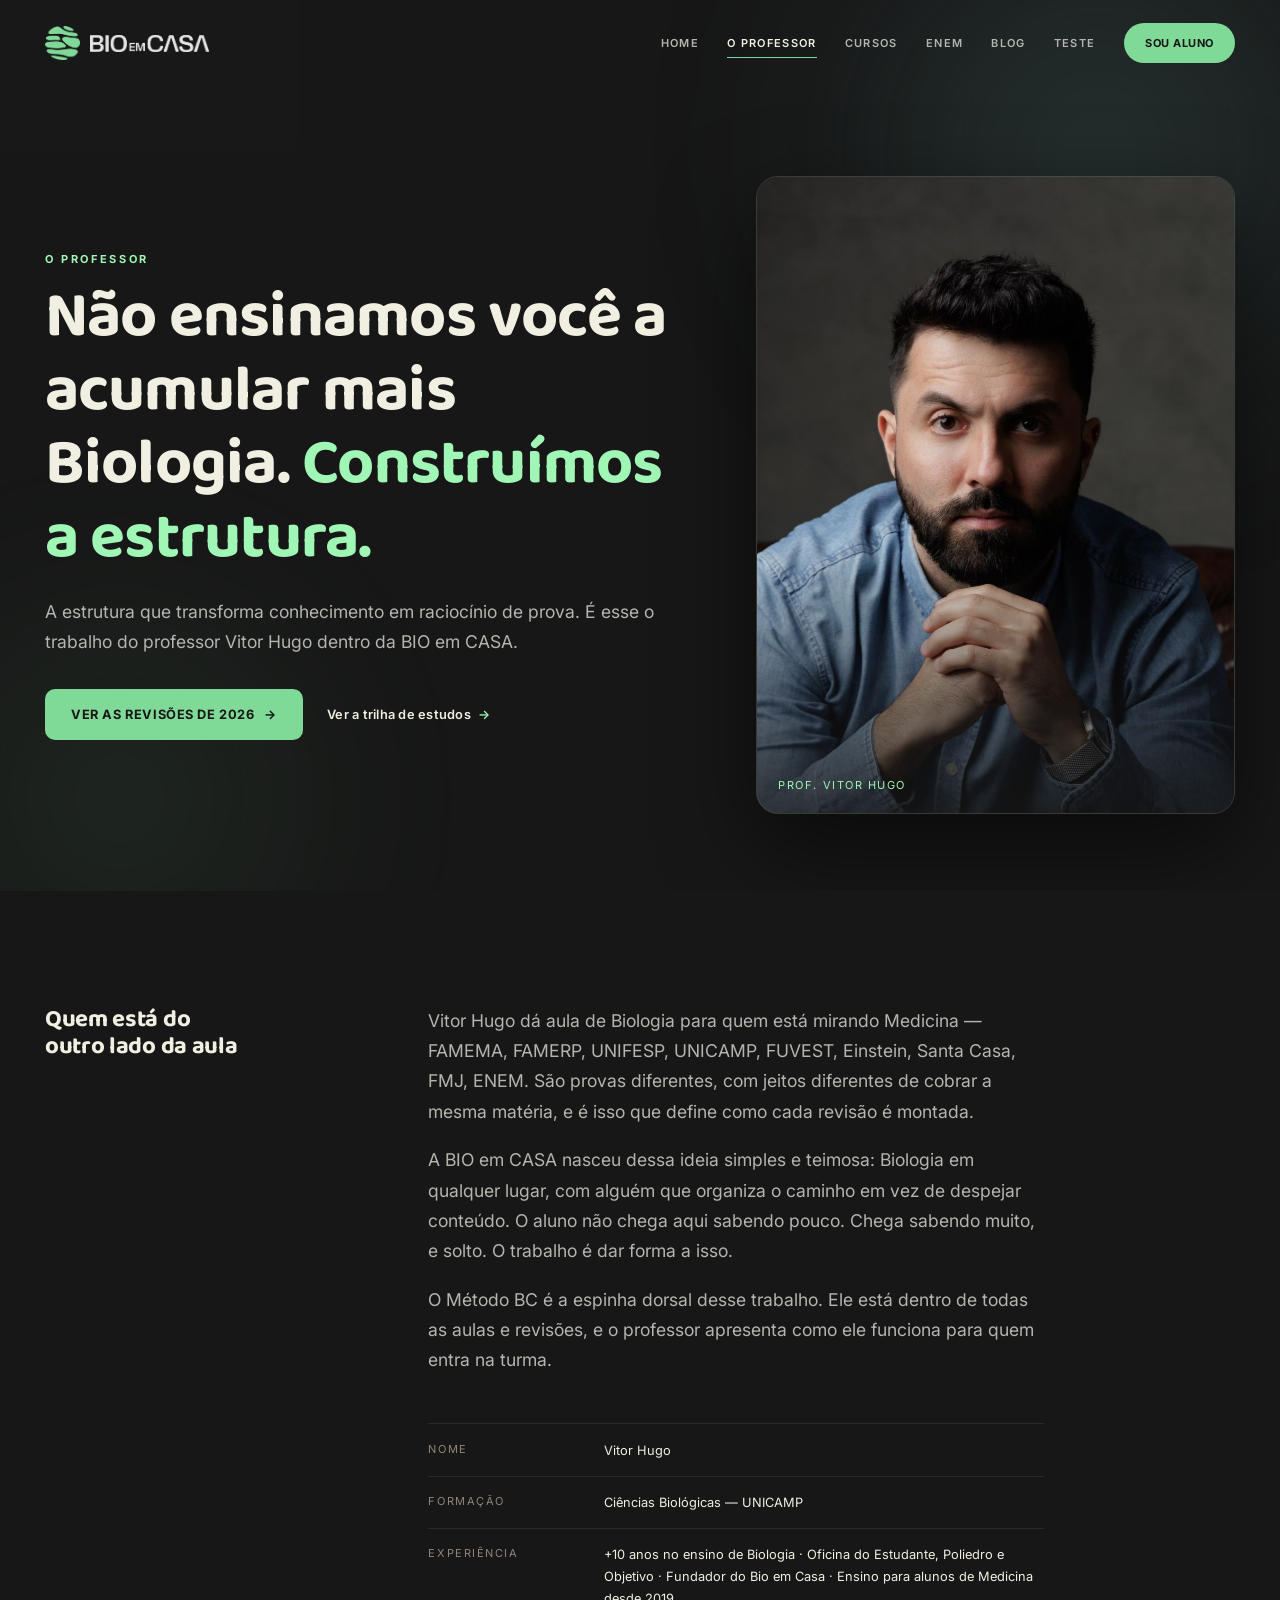
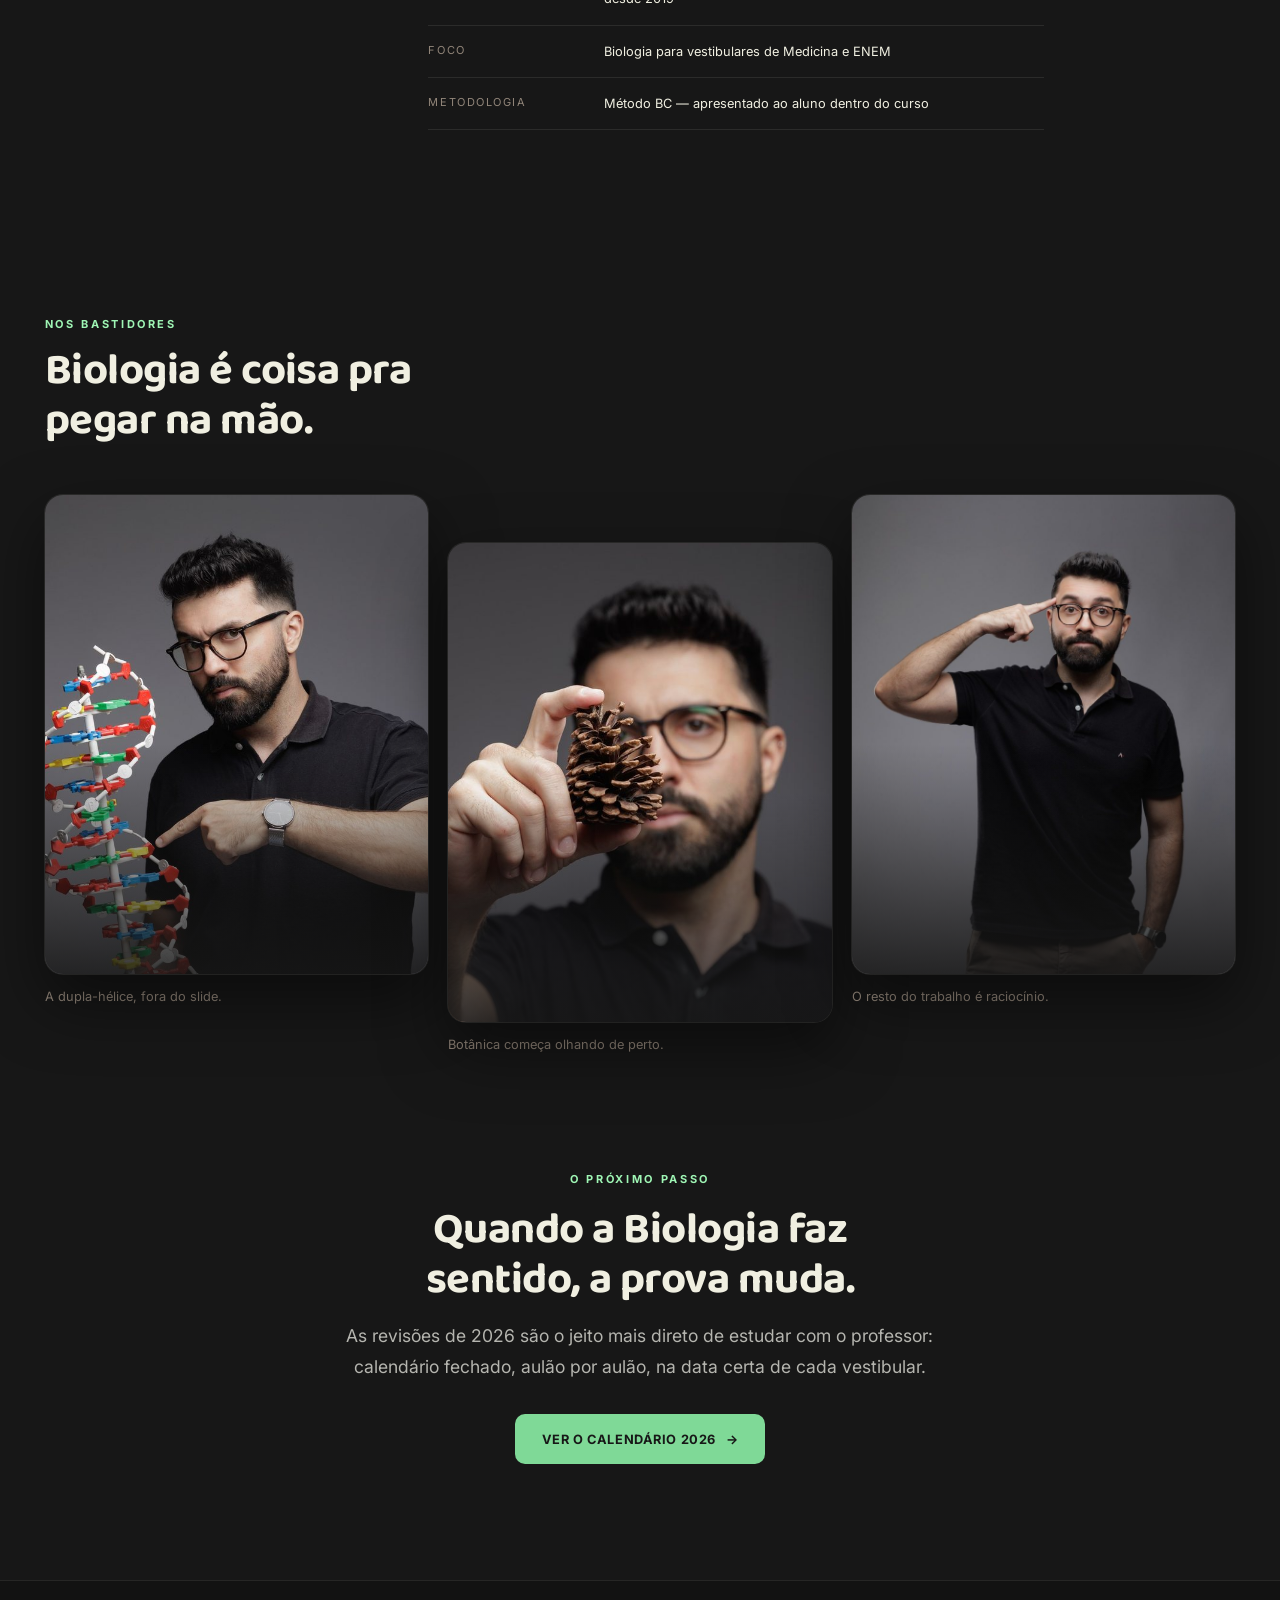
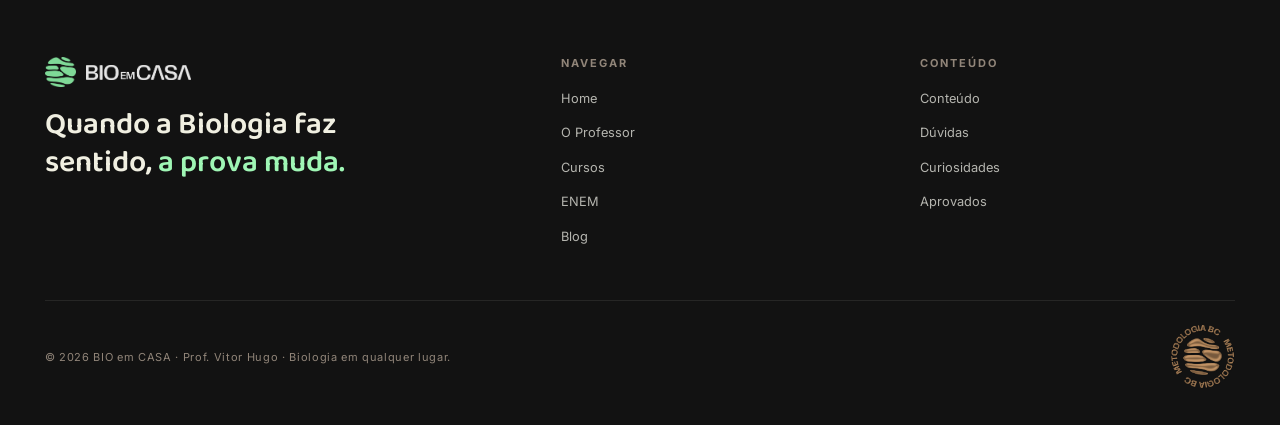
<file: professor.html>
<!doctype html>
<html lang="pt-BR">
<head>
<meta charset="utf-8">
<meta name="viewport" content="width=device-width, initial-scale=1">
<title>O Professor — BIO em CASA</title>
<meta name="description" content="Vitor Hugo, professor de Biologia e criador do Método BC. Não ensinamos você a acumular mais Biologia: construímos a estrutura que transforma conhecimento em raciocínio de prova.">
<link rel="icon" href="favicon.png" type="image/png">
<meta name="theme-color" content="#171717">

<link rel="preconnect" href="https://fonts.googleapis.com">
<link rel="preconnect" href="https://fonts.gstatic.com" crossorigin>
<link rel="stylesheet" href="https://fonts.googleapis.com/css2?family=Baloo+2:wght@500;600;700;800&family=Inter:wght@400;500;600;700&display=swap">
<script>document.documentElement.classList.add('js')</script>
<link rel="stylesheet" href="assets/css/site.css?v=20260915d">
<link rel="stylesheet" href="assets/css/paginas.css?v=20260915m">
</head>
<body>

<div class="progresso" aria-hidden="true"></div>

<svg class="grain" aria-hidden="true" xmlns="http://www.w3.org/2000/svg">
  <filter id="grao"><feTurbulence type="fractalNoise" baseFrequency="0.85" numOctaves="2" stitchTiles="stitch"/></filter>
  <rect width="100%" height="100%" filter="url(#grao)"/>
</svg>

<header class="topo" data-stuck="0">
  <a class="marca" href="index.html" aria-label="BIO em CASA — início">
    <img class="marca__icone" src="assets/img/marca/icone.png" alt="" width="312" height="300">
    <img class="marca__wordmark" src="assets/img/marca/wordmark.png" alt="" width="1053" height="150">
  </a>
  <nav class="nav" aria-label="Principal">
    <a class="nav__link" href="index.html"><span data-txt="Home">Home</span></a>
    <a class="nav__link" href="professor.html" aria-current="page"><span data-txt="O Professor">O Professor</span></a>
    <a class="nav__link" href="cursos.html"><span data-txt="Cursos">Cursos</span></a>
    <a class="nav__link" href="enem.html"><span data-txt="ENEM">ENEM</span></a>
    <a class="nav__link" href="blog.html"><span data-txt="Blog">Blog</span></a>
    <a class="nav__link" href="teste-performance.html" target="_blank" rel="noopener"><span data-txt="Teste">Teste</span></a>
    <a class="btn btn--pill" href="https://bioemcasa.eveclass.com/pt" target="_blank" rel="noopener">Sou aluno</a>
  </nav>
  <button class="menu-btn" type="button" aria-label="Abrir menu" aria-expanded="false" aria-controls="gaveta"><i></i><i></i></button>
</header>

<div class="gaveta" id="gaveta">
  <a href="index.html" style="--i:0">Home</a>
  <a href="professor.html" style="--i:1">O Professor</a>
  <a href="cursos.html" style="--i:2">Cursos</a>
  <a href="enem.html" style="--i:3">ENEM</a>
  <a href="blog.html" style="--i:4">Blog</a>
  <a href="teste-performance.html" target="_blank" rel="noopener" style="--i:5">Teste</a>
  <a href="https://bioemcasa.eveclass.com/pt" target="_blank" rel="noopener" style="--i:6">Sou aluno</a>
</div>

<main>

<!-- ========================================================= CAPA ======== -->
<section class="capa">
  <div class="ambient" aria-hidden="true"><span class="a1"></span><span class="a2"></span></div>

  <div class="env capa__grade">
    <div>
      <span class="olho" data-revelar>O professor</span>
      <h1 data-revelar style="--atraso:80ms">Não ensinamos você a acumular mais Biologia. <b>Construímos a estrutura.</b></h1>
      <p class="texto medida" data-revelar style="--atraso:160ms">
        A estrutura que transforma conhecimento em raciocínio de prova. É esse o
        trabalho do professor Vitor Hugo dentro da BIO em CASA.
      </p>
      <div class="capa__acoes" data-revelar style="--atraso:240ms">
        <a class="btn btn--solido" href="cursos.html">Ver as revisões de 2026 <span class="seta" aria-hidden="true">→</span></a>
        <a class="link-seta" href="index.html#trilha">Ver a trilha de estudos <i aria-hidden="true">→</i></a>
      </div>
    </div>

    <figure class="retrato" data-revelar-img data-parallax>
      <img src="assets/img/professor/retrato-direto.jpg" alt="O professor Vitor Hugo, retrato" width="900" height="1350" fetchpriority="high">
      <figcaption>Prof. Vitor Hugo</figcaption>
    </figure>
  </div>
</section>

<!-- ===================================================== QUEM É ========== -->
<section class="sec env" aria-labelledby="quem-tit">
  <div class="prosa">
    <h2 id="quem-tit" data-revelar>Quem está do outro lado da aula</h2>
    <div class="texto medida" data-revelar style="--atraso:100ms">
      <p>
        Vitor Hugo dá aula de Biologia para quem está mirando Medicina — FAMEMA, FAMERP,
        UNIFESP, UNICAMP, FUVEST, Einstein, Santa Casa, FMJ, ENEM. São provas diferentes,
        com jeitos diferentes de cobrar a mesma matéria, e é isso que define como cada
        revisão é montada.
      </p>
      <p>
        A BIO em CASA nasceu dessa ideia simples e teimosa: Biologia em qualquer lugar,
        com alguém que organiza o caminho em vez de despejar conteúdo. O aluno não chega
        aqui sabendo pouco. Chega sabendo muito, e solto. O trabalho é dar forma a isso.
      </p>
      <p>
        O Método BC é a espinha dorsal desse trabalho. Ele está dentro de todas as aulas e
        revisões, e o professor apresenta como ele funciona para quem entra na turma.
      </p>

      <dl class="ficha">
        <div data-revelar style="--atraso:60ms"><dt>Nome</dt><dd>Vitor Hugo</dd></div>
        <div data-revelar style="--atraso:155ms"><dt>Formação</dt><dd>Ciências Biológicas — UNICAMP</dd></div>
        <div data-revelar style="--atraso:250ms"><dt>Experiência</dt><dd>+10 anos no ensino de Biologia · Oficina do Estudante, Poliedro e Objetivo · Fundador do Bio em Casa · Ensino para alunos de Medicina desde 2019</dd></div>
        <div data-revelar style="--atraso:345ms"><dt>Foco</dt><dd>Biologia para vestibulares de Medicina e ENEM</dd></div>
        <div data-revelar style="--atraso:440ms"><dt>Metodologia</dt><dd>Método BC — apresentado ao aluno dentro do curso</dd></div>
        <div data-revelar style="--atraso:535ms"><dt>Formato</dt><dd>Aulas e revisões on-line · Biologia em qualquer lugar</dd></div>
      </dl>
    </div>
  </div>
</section>

<!-- ===================================================== FOTOS =========== -->
<section class="sec env" aria-labelledby="fotos-tit">
  <span class="olho" data-revelar>Nos bastidores</span>
  <h2 id="fotos-tit" class="tit-secao" data-revelar style="--atraso:80ms">
    Biologia é coisa pra pegar na mão.
  </h2>

  <div class="tira">
    <figure data-revelar-img>
      <div class="moldura moldura--viva">
        <img src="assets/img/professor/modelo-dna.jpg" alt="O professor segurando um modelo físico de dupla-hélice de DNA" width="1200" height="800" loading="lazy">
      </div>
      <figcaption>A dupla-hélice, fora do slide.</figcaption>
    </figure>
    <figure data-revelar-img style="--atraso:120ms">
      <div class="moldura moldura--viva">
        <img src="assets/img/professor/pinha.jpg" alt="O professor observando uma pinha de perto" width="1100" height="734" loading="lazy">
      </div>
      <figcaption>Botânica começa olhando de perto.</figcaption>
    </figure>
    <figure data-revelar-img style="--atraso:240ms">
      <div class="moldura moldura--viva">
        <img src="assets/img/professor/gesto.jpg" alt="O professor apontando para a própria têmpora" width="800" height="1200" loading="lazy">
      </div>
      <figcaption>O resto do trabalho é raciocínio.</figcaption>
    </figure>
  </div>
</section>

<!-- ===================================================== FECHO =========== -->
<section class="sec env fecho">
  <span class="olho" data-revelar>O próximo passo</span>
  <h2 data-revelar style="--atraso:80ms">Quando a Biologia faz sentido, a prova muda.</h2>
  <p class="texto medida" data-revelar style="--atraso:160ms">
    As revisões de 2026 são o jeito mais direto de estudar com o professor: calendário
    fechado, aulão por aulão, na data certa de cada vestibular.
  </p>
  <a class="btn btn--solido" href="cursos.html" data-revelar style="--atraso:240ms">Ver o Calendário 2026 <span class="seta" aria-hidden="true">→</span></a>
</section>

</main>

<footer class="rodape">
  <div class="env">
    <div class="rodape__grade">
      <div>
        <a class="marca" href="index.html" aria-label="BIO em CASA — início">
          <img class="marca__icone marca__icone--rodape" src="assets/img/marca/icone.png" alt="" width="312" height="300">
          <img class="marca__wordmark marca__wordmark--rodape" src="assets/img/marca/wordmark.png" alt="" width="1053" height="150">
        </a>
        <p class="rodape__frase">Quando a Biologia faz sentido, <b>a prova muda.</b></p>
      </div>
      <nav aria-label="Navegação do rodapé">
        <h4>Navegar</h4>
        <ul>
          <li><a href="index.html">Home</a></li>
          <li><a href="professor.html">O Professor</a></li>
          <li><a href="cursos.html">Cursos</a></li>
          <li><a href="enem.html">ENEM</a></li>
          <li><a href="blog.html">Blog</a></li>
        </ul>
      </nav>
      <div>
        <h4>Conteúdo</h4>
        <ul>
          <li><a href="blog.html#conteudo">Conteúdo</a></li>
          <li><a href="blog.html#duvidas">Dúvidas</a></li>
          <li><a href="blog.html#curiosidades">Curiosidades</a></li>
          <li><a href="blog.html#aprovados">Aprovados</a></li>
        </ul>
      </div>
    </div>
    <div class="rodape__base">
      <span>© <span id="ano">2026</span> BIO em CASA · Prof. Vitor Hugo · Biologia em qualquer lugar.</span>
      <img class="rodape__selo" src="assets/img/marca/selo-bc.png" alt="Selo Metodologia BC" width="420" height="419" loading="lazy">
    </div>
  </div>
</footer>

<script src="assets/js/site.js?v=20260915b" defer></script>
<script src="assets/js/paginas.js?v=20260915b" defer></script>
</body>
</html>
</file>
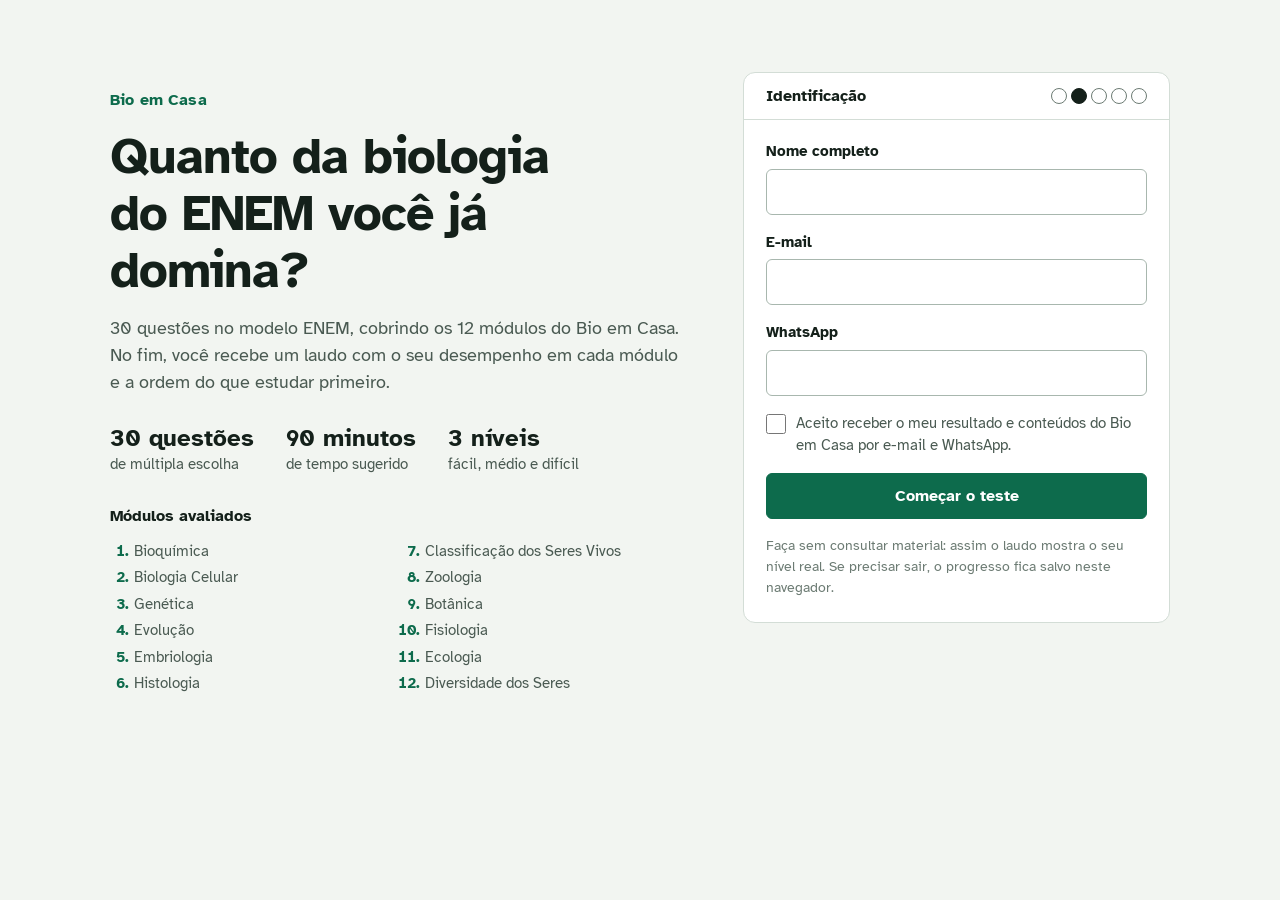
<file: teste-performance.html>
<!DOCTYPE html>
<html lang="pt-BR">
<head>
<meta charset="utf-8">
<meta name="viewport" content="width=device-width, initial-scale=1">
<meta name="robots" content="noindex">
<title>Teste de Performance ENEM – Biologia | Bio em Casa</title>
<link rel="preconnect" href="https://fonts.googleapis.com">
<link rel="preconnect" href="https://fonts.gstatic.com" crossorigin>
<link href="https://fonts.googleapis.com/css2?family=Atkinson+Hyperlegible:ital,wght@0,400;0,700;1,400&family=Source+Serif+4:ital,opsz,wght@0,8..60,400;0,8..60,600;1,8..60,400&display=swap" rel="stylesheet">
<style>
  /* ============ Cores e fontes (ajuste aqui a identidade visual) ============ */
  :root {
    --papel: #F2F5F1;
    --folha: #FFFFFF;
    --tinta: #14201A;
    --tinta-2: #4A5A52;
    --tinta-3: #6C7B73;
    --linha: #D3DDD6;
    --linha-forte: #A8B7AE;
    --clorofila: #0D6B4C;
    --clorofila-2: #09523A;
    --clorofila-claro: #E2EFE8;
    --marca: #FFE680;
    --marca-borda: #E3C335;
    --erro: #B3261E;
    --erro-claro: #FBEAE8;
    --atencao: #8A5300;
    --atencao-claro: #FFF1D6;
    --raio-s: 6px;
    --raio-m: 12px;
    --ui: 'Atkinson Hyperlegible', system-ui, -apple-system, 'Segoe UI', sans-serif;
    --serif: 'Source Serif 4', Georgia, 'Times New Roman', serif;
  }

  *, *::before, *::after { box-sizing: border-box; }
  html { color-scheme: light; -webkit-text-size-adjust: 100%; }
  body { margin: 0; background: var(--papel); color: var(--tinta); font: 400 1rem/1.5 var(--ui); }
  button, input { font: inherit; color: inherit; }
  :focus-visible { outline: 3px solid var(--clorofila); outline-offset: 2px; }
  [tabindex="-1"]:focus { outline: none; }
  .sr { position: absolute; width: 1px; height: 1px; overflow: hidden; clip: rect(0 0 0 0); white-space: nowrap; }
  h1, h2, h3 { line-height: 1.15; }

  .btn { display: inline-flex; align-items: center; justify-content: center; gap: .5rem; min-height: 46px; padding: .625rem 1.25rem; border-radius: var(--raio-s); border: 1.5px solid var(--clorofila); background: var(--clorofila); color: #fff; font-weight: 700; cursor: pointer; text-decoration: none; }
  .btn:hover { background: var(--clorofila-2); border-color: var(--clorofila-2); }
  .btn-sec { background: transparent; color: var(--clorofila); }
  .btn-sec:hover { background: var(--clorofila-claro); }
  .btn[disabled] { opacity: .35; cursor: not-allowed; }
  .btn[disabled]:hover { background: transparent; }
  .marca-curso { font-weight: 700; color: var(--clorofila); letter-spacing: .01em; }

  /* ================================ Início ================================ */
  .inicio { max-width: 1100px; margin: 0 auto; padding: 36px 20px 64px; display: grid; gap: 36px; }
  .inicio h1 { font-size: clamp(2rem, 5vw, 3.1rem); letter-spacing: -.02em; margin: .6rem 0 1rem; max-width: 15ch; }
  .lead { font-size: 1.125rem; color: var(--tinta-2); max-width: 52ch; margin: 0; }
  .fatos { display: flex; flex-wrap: wrap; gap: 12px 32px; margin: 28px 0 32px; padding: 0; list-style: none; }
  .fatos li { color: var(--tinta-2); font-size: .9375rem; }
  .fatos strong { display: block; color: var(--tinta); font-size: 1.5rem; line-height: 1.2; }
  .inicio h2 { font-size: 1rem; margin: 0 0 12px; }
  .lista-modulos { margin: 0; padding: 0 0 0 1.6em; columns: 2; column-gap: 28px; color: var(--tinta-2); font-size: .9375rem; }
  .lista-modulos li { break-inside: avoid; padding: 2px 0; }
  .lista-modulos li::marker { color: var(--clorofila); font-weight: 700; }

  .ficha-id { background: var(--folha); border: 1px solid var(--linha); border-radius: var(--raio-m); overflow: hidden; }
  .ficha-id-topo { display: flex; align-items: center; justify-content: space-between; gap: 12px; padding: 14px 22px; border-bottom: 1px solid var(--linha); }
  .ficha-id-topo h2 { margin: 0; font-size: 1rem; }
  .amostra { display: flex; gap: 4px; align-items: center; }
  .amostra span { width: 16px; height: 16px; border-radius: 50%; border: 1px solid var(--tinta-3); }
  .amostra span.cheia { background: var(--tinta); border-color: var(--tinta); }
  .ficha-id form { padding: 20px 22px 24px; display: grid; gap: 16px; }
  .campo label { display: block; font-weight: 700; font-size: .9375rem; margin-bottom: 6px; }
  .campo .opc { font-weight: 400; color: var(--tinta-3); }
  .campo input { width: 100%; min-height: 46px; padding: 10px 12px; border: 1.5px solid var(--linha-forte); border-radius: var(--raio-s); background: var(--folha); }
  .campo input:focus { border-color: var(--clorofila); outline: none; box-shadow: 0 0 0 3px var(--clorofila-claro); }
  .campo input[aria-invalid="true"] { border-color: var(--erro); }
  .msg-erro { color: var(--erro); font-size: .875rem; margin: 6px 0 0; }
  .aceite { display: flex; gap: 10px; align-items: flex-start; font-size: .9375rem; color: var(--tinta-2); }
  .aceite input { width: 20px; height: 20px; margin: 2px 0 0; accent-color: var(--clorofila); flex: none; }
  .dica { font-size: .875rem; color: var(--tinta-3); margin: 0; }
  @media (min-width: 900px) {
    .inicio { grid-template-columns: 1.15fr .85fr; align-items: start; padding-top: 72px; column-gap: 56px; }
    .ficha-id { position: sticky; top: 24px; }
  }
  @media (max-width: 420px) { .lista-modulos { columns: 1; } }

  /* ================================ Prova ================================ */
  .topo { position: sticky; top: 0; z-index: 20; background: var(--folha); border-bottom: 1px solid var(--linha); }
  .topo-in { max-width: 1200px; margin: 0 auto; padding: 10px 20px; display: flex; align-items: center; gap: 12px 20px; }
  .topo-titulo { color: var(--tinta-3); font-size: .9375rem; }
  .topo-dir { margin-left: auto; display: flex; align-items: center; gap: 12px; }
  .cronometro { display: inline-flex; align-items: center; gap: 6px; font-weight: 700; font-variant-numeric: tabular-nums; }
  .cronometro svg { width: 18px; height: 18px; }
  .cronometro.passou { color: var(--atencao); }
  .btn-cartao { display: none; min-height: 40px; padding: 6px 12px; }
  .progresso { height: 4px; background: var(--linha); }
  .progresso span { display: block; height: 100%; background: var(--clorofila); transition: width .3s ease; }

  .prova { max-width: 1200px; margin: 0 auto; padding: 24px 20px 96px; display: grid; gap: 28px; }
  @media (min-width: 1024px) { .prova { grid-template-columns: minmax(0, 1fr) 316px; align-items: start; } }

  .questao { background: var(--folha); border: 1px solid var(--linha); border-radius: var(--raio-m); padding: clamp(20px, 4vw, 40px); }
  .q-cab { display: flex; align-items: center; justify-content: space-between; gap: 12px; margin-bottom: 22px; flex-wrap: wrap; }
  .q-cab h2 { font-size: 1.375rem; margin: 0; }
  .q-cab h2 span { color: var(--tinta-3); font-weight: 400; font-size: 1rem; }
  .btn-revisar { display: inline-flex; align-items: center; gap: 6px; border: 1.5px dashed var(--linha-forte); background: none; border-radius: 999px; padding: 6px 14px; font-size: .875rem; cursor: pointer; color: var(--tinta-2); }
  .btn-revisar[aria-pressed="true"] { background: var(--marca); border: 1.5px solid var(--marca-borda); color: var(--tinta); font-weight: 700; }
  .q-texto, .q-comando { font-family: var(--serif); font-size: 1.125rem; line-height: 1.68; max-width: 68ch; }
  .q-texto p { margin: 0 0 1em; }
  .q-comando { font-weight: 600; margin: 1.25em 0 1.1em; }
  .tabela-rolagem { overflow-x: auto; margin: 0 0 1em; }
  .tabela-q { border-collapse: collapse; font-family: var(--ui); font-size: .9375rem; min-width: 440px; }
  .tabela-q th, .tabela-q td { border: 1px solid var(--linha-forte); padding: 7px 12px; text-align: center; }
  .tabela-q th { background: var(--papel); }
  .tabela-q td:first-child, .tabela-q th:first-child { text-align: left; font-weight: 700; }
  .figura-q { margin: 0 0 1em; max-width: 520px; }
  .figura-q svg { display: block; width: 100%; height: auto; color: var(--tinta); font-family: var(--ui); }
  .figura-q figcaption { font-family: var(--ui); font-size: .9375rem; color: var(--tinta-2); margin-top: 8px; }

  .alts { display: grid; gap: 10px; margin: 0; padding: 0; list-style: none; }
  .alt { display: flex; align-items: stretch; border: 1.5px solid var(--linha); border-radius: var(--raio-s); background: var(--folha); }
  .alt:hover { border-color: var(--linha-forte); }
  .alt-escolher { flex: 1; display: flex; gap: 14px; align-items: flex-start; text-align: left; background: none; border: 0; padding: 12px 14px; cursor: pointer; font-family: var(--serif); font-size: 1.0625rem; line-height: 1.55; border-radius: var(--raio-s) 0 0 var(--raio-s); }
  .bolha { flex: none; width: 30px; height: 30px; border-radius: 50%; border: 1.5px solid var(--tinta-2); display: grid; place-items: center; font: 700 .875rem var(--ui); margin-top: -2px; transition: background .12s ease; }
  .alt.marcada { border-color: var(--tinta); box-shadow: inset 0 0 0 1px var(--tinta); }
  .alt.marcada .bolha { background: var(--tinta); border-color: var(--tinta); color: #fff; }
  .alt.riscada .alt-texto { text-decoration: line-through; text-decoration-thickness: 1.5px; color: var(--tinta-3); }
  .alt.riscada .bolha { opacity: .45; }
  .alt-riscar { flex: none; min-width: 72px; border: 0; border-left: 1px solid var(--linha); background: none; padding: 0 10px; font-size: .8125rem; color: var(--tinta-3); cursor: pointer; border-radius: 0 var(--raio-s) var(--raio-s) 0; }
  .alt-riscar:hover { color: var(--tinta); background: var(--papel); }
  .alt-riscar[aria-pressed="true"] { color: var(--tinta); font-weight: 700; }

  .q-nav { display: flex; justify-content: space-between; gap: 12px; margin-top: 28px; }
  .q-nav .btn { min-width: 130px; }
  .atalhos { margin: 16px 0 0; font-size: .8125rem; color: var(--tinta-3); }
  @media (hover: none) { .atalhos { display: none; } }

  /* Cartão-resposta */
  .cartao { background: var(--folha); border: 1px solid var(--linha); border-radius: var(--raio-m); padding: 16px 16px 18px; position: sticky; top: 76px; }
  .cartao-topo { display: flex; align-items: baseline; justify-content: space-between; gap: 8px; }
  .cartao-topo h2 { font-size: 1rem; margin: 0; }
  .cartao-conta { font-size: .875rem; color: var(--tinta-2); }
  .btn-fechar { display: none; border: 0; background: none; font-size: .9375rem; color: var(--clorofila); font-weight: 700; cursor: pointer; padding: 4px; }
  .cartao-linhas { list-style: none; margin: 12px 0 14px; padding: 0; display: grid; grid-template-columns: 1fr 1fr; grid-template-rows: repeat(15, auto); grid-auto-flow: column; column-gap: 8px; }
  .linha { display: flex; align-items: center; gap: 6px; width: 100%; border: 0; background: none; padding: 3px 4px; border-radius: 4px; cursor: pointer; }
  .linha:hover { background: var(--papel); }
  .linha .num { font-weight: 700; font-size: .8125rem; width: 20px; text-align: right; font-variant-numeric: tabular-nums; }
  .bolhas { display: flex; gap: 2px; }
  .b { width: 17px; height: 17px; border-radius: 50%; border: 1px solid var(--tinta-3); font-size: .5625rem; line-height: 1; display: grid; place-items: center; color: var(--tinta-3); font-weight: 700; }
  .b.cheia { background: var(--tinta); border-color: var(--tinta); color: #fff; }
  .linha.revisar, .linha.revisar:hover { background: var(--marca); }
  .linha.atual { box-shadow: inset 0 0 0 2px var(--clorofila); }
  .cartao-legenda { display: flex; align-items: center; gap: 8px; font-size: .8125rem; color: var(--tinta-2); margin: 0 0 14px; }
  .cartao-legenda i { width: 22px; height: 12px; background: var(--marca); border-radius: 2px; }
  .cartao .btn { width: 100%; }
  .veu { display: none; }

  @media (max-width: 1023px) {
    .btn-cartao { display: inline-flex; }
    .topo-titulo { display: none; }
    .cartao { position: fixed; left: 0; right: 0; bottom: 0; top: auto; z-index: 40; border-radius: 16px 16px 0 0; max-height: 86vh; overflow: auto; padding: 18px 20px 22px;
      transform: translateY(105%); visibility: hidden; transition: transform .25s ease, visibility 0s linear .25s; box-shadow: 0 -10px 30px rgba(20, 32, 26, .18); }
    .cartao.aberto { transform: none; visibility: visible; transition: transform .25s ease; }
    .btn-fechar { display: inline-block; }
    .veu.aberto { display: block; position: fixed; inset: 0; background: rgba(20, 32, 26, .4); z-index: 30; }
    .b { width: 22px; height: 22px; font-size: .6875rem; }
    .linha { padding: 5px 4px; }
  }
  @media (max-width: 520px) {
    .alt-escolher { padding: 12px 10px; gap: 10px; }
    .alt-riscar { min-width: 58px; padding: 0 6px; }
    .q-nav .btn { min-width: 0; flex: 1; }
    .b { width: 19px; height: 19px; font-size: .625rem; }
  }

  /* ================================ Modal ================================ */
  .modal-fundo { position: fixed; inset: 0; background: rgba(20, 32, 26, .45); display: grid; place-items: center; padding: 20px; z-index: 60; }
  .modal { background: var(--folha); border-radius: var(--raio-m); max-width: 460px; width: 100%; padding: 26px; box-shadow: 0 20px 50px rgba(20, 32, 26, .25); }
  .modal h2 { margin: 0 0 10px; font-size: 1.25rem; }
  .modal p { margin: 0 0 12px; color: var(--tinta-2); }
  .modal-acoes { display: flex; flex-wrap: wrap; gap: 10px; justify-content: flex-end; margin-top: 20px; }

  /* ================================ Laudo ================================ */
  .laudo { max-width: 880px; margin: 0 auto; padding: 32px 20px 80px; }
  .laudo-folha { background: var(--folha); border: 1px solid var(--linha); border-radius: var(--raio-m); padding: clamp(20px, 4.5vw, 48px); }
  .laudo-cab { display: flex; flex-wrap: wrap; justify-content: space-between; align-items: flex-end; gap: 16px 32px; padding-bottom: 18px; border-bottom: 2px solid var(--tinta); }
  .laudo h1 { font-family: var(--serif); font-weight: 600; font-size: clamp(1.75rem, 4.5vw, 2.4rem); letter-spacing: -.01em; margin: .3rem 0 0; }
  .ficha { display: grid; grid-template-columns: auto auto; gap: 4px 18px; margin: 0; font-size: .9375rem; }
  .ficha dt { color: var(--tinta-3); }
  .ficha dd { margin: 0; font-weight: 700; }
  .laudo section { margin-top: 40px; }
  .laudo h2 { font-family: var(--serif); font-weight: 600; font-size: 1.375rem; margin: 0 0 6px; }
  .laudo .sub { color: var(--tinta-2); margin: 0 0 18px; max-width: 62ch; }

  .placar { display: grid; gap: 18px 36px; align-items: center; margin-top: 32px; }
  @media (min-width: 640px) { .placar { grid-template-columns: auto 1fr; } }
  .placar-valor { margin: 0; font-family: var(--serif); line-height: .9; font-variant-numeric: lining-nums; }
  .placar-valor .num { font-size: clamp(4.5rem, 14vw, 6.5rem); font-weight: 600; letter-spacing: -.03em; }
  .placar-valor .de { font-size: 1.5rem; color: var(--tinta-3); margin-left: 4px; }
  .placar-legenda { display: block; font: 400 .9375rem var(--ui); color: var(--tinta-2); margin-top: 8px; }
  .faixa { margin: 0 0 6px; font-size: 1.125rem; }
  .placar p.texto { margin: 0; color: var(--tinta-2); max-width: 56ch; }
  .nota-tri { margin-top: 18px; padding: 14px 16px; border-left: 4px solid var(--marca-borda); background: #FFFBEA; border-radius: 0 var(--raio-s) var(--raio-s) 0; font-size: .9375rem; }

  .exame { width: 100%; border-collapse: collapse; font-variant-numeric: tabular-nums; }
  .exame th { text-align: left; font-size: .875rem; color: var(--tinta-2); font-weight: 700; border-bottom: 1.5px solid var(--tinta); padding: 8px 10px 8px 0; }
  .exame td { padding: 12px 10px 12px 0; border-bottom: 1px solid var(--linha); }
  .exame td:first-child { font-weight: 700; }
  .sit { font-weight: 700; white-space: nowrap; }
  .sit.ok { color: var(--clorofila); }
  .sit.baixo { color: var(--erro); }
  @media (max-width: 520px) {
    .exame { font-size: .9375rem; }
    .exame .pct { display: block; }
    .q-texto, .q-comando { font-size: 1.0625rem; }
    .alt-escolher { font-size: 1rem; }
  }

  .mods { list-style: none; margin: 0; padding: 0; border-top: 1.5px solid var(--tinta); }
  .mod { display: grid; grid-template-columns: minmax(0, 1fr) auto 64px 116px; align-items: center; gap: 8px 16px; padding: 12px 0; border-bottom: 1px solid var(--linha); }
  .mod-nome { font-weight: 700; }
  .segs { display: flex; gap: 4px; }
  .segs i { width: 30px; height: 12px; border-radius: 2px; border: 1.5px solid var(--linha-forte); }
  .segs i.ok { background: var(--clorofila); border-color: var(--clorofila); }
  .mod-val { font-variant-numeric: tabular-nums; color: var(--tinta-2); font-size: .9375rem; }
  .tag { display: inline-block; justify-self: start; padding: 3px 10px; border-radius: 999px; font-size: .8125rem; font-weight: 700; white-space: nowrap; }
  .tag.meta { background: var(--clorofila-claro); color: var(--clorofila-2); }
  .tag.revisar { background: var(--atencao-claro); color: var(--atencao); }
  .tag.prioridade { background: var(--erro-claro); color: var(--erro); }
  .tag.branco { background: var(--papel); color: var(--tinta-2); }
  @media (max-width: 560px) {
    .mod { grid-template-columns: auto 1fr auto; }
    .mod-nome { grid-column: 1 / -1; }
  }

  .prioridades { margin: 0; padding: 0 0 0 1.5em; display: grid; gap: 14px; }
  .prioridades li::marker { font-weight: 700; color: var(--erro); }
  .prioridades strong { font-size: 1.0625rem; }
  .prioridades p { margin: 2px 0 0; color: var(--tinta-2); }

  .cta { margin-top: 40px; padding: 24px; border-radius: var(--raio-m); background: var(--clorofila); color: #fff; }
  .cta p { margin: 0 0 16px; max-width: 58ch; font-size: 1.0625rem; }
  .cta .btn { background: #fff; color: var(--clorofila-2); border-color: #fff; }
  .cta .btn:hover { background: var(--clorofila-claro); }

  .filtro { display: inline-flex; border: 1.5px solid var(--clorofila); border-radius: var(--raio-s); overflow: hidden; margin-bottom: 16px; }
  .filtro button { border: 0; background: none; padding: 8px 14px; cursor: pointer; color: var(--clorofila); font-weight: 700; font-size: .9375rem; }
  .filtro button[aria-pressed="true"] { background: var(--clorofila); color: #fff; }
  .gq { border: 1px solid var(--linha); border-radius: var(--raio-s); margin-bottom: 10px; }
  .gq summary { display: grid; grid-template-columns: auto 1fr auto; gap: 4px 14px; align-items: center; padding: 12px 14px; cursor: pointer; list-style: none; }
  .gq summary::-webkit-details-marker { display: none; }
  .gq summary::before { content: ""; width: 8px; height: 8px; border-right: 2px solid var(--tinta-2); border-bottom: 2px solid var(--tinta-2); transform: rotate(-45deg); transition: transform .15s ease; grid-row: 1 / span 2; }
  .gq[open] summary::before { transform: rotate(45deg); }
  .gq-num { font-weight: 700; }
  .gq-info { color: var(--tinta-2); font-size: .875rem; grid-column: 2 / -1; }
  .gq summary .tag { grid-column: 3; grid-row: 1; }
  .gq-corpo { padding: 4px 18px 20px; border-top: 1px solid var(--linha); }
  .gq-corpo .q-texto, .gq-corpo .q-comando { font-size: 1.0625rem; }
  .gq-alts { list-style: none; padding: 0; margin: 0 0 16px; display: grid; gap: 6px; font-family: var(--serif); }
  .gq-alts li { display: flex; gap: 10px; padding: 8px 10px; border-radius: var(--raio-s); align-items: flex-start; }
  .gq-alts .l { font: 700 .875rem var(--ui); width: 24px; height: 24px; border-radius: 50%; border: 1.5px solid var(--tinta-3); display: grid; place-items: center; flex: none; margin-top: 1px; }
  .gq-alts .certa { background: var(--clorofila-claro); }
  .gq-alts .certa .l { background: var(--clorofila); border-color: var(--clorofila); color: #fff; }
  .gq-alts .errada { background: var(--erro-claro); }
  .gq-alts .errada .l { background: var(--erro); border-color: var(--erro); color: #fff; }
  .gq-alts em.rotulo { font: 700 .8125rem var(--ui); font-style: normal; margin-left: 6px; white-space: nowrap; }
  .gq-alts .certa em.rotulo { color: var(--clorofila-2); }
  .gq-alts .errada em.rotulo { color: var(--erro); }
  .comentario { background: var(--papel); border-radius: var(--raio-s); padding: 14px 16px; }
  .comentario h3 { font-size: .9375rem; margin: 0 0 6px; }
  .comentario p { margin: 0; line-height: 1.6; }
  .vazio { color: var(--tinta-2); }

  .laudo-acoes { display: flex; flex-wrap: wrap; gap: 10px; margin-top: 36px; }
  .envio { font-size: .875rem; color: var(--tinta-3); margin: 14px 0 0; }
  .envio.falhou { color: var(--erro); }
  .envio button { border: 0; background: none; color: var(--clorofila); font-weight: 700; text-decoration: underline; cursor: pointer; padding: 0; }

  @media print {
    body { background: #fff; }
    .laudo { padding: 0; }
    .laudo-folha { border: 0; padding: 0; }
    .laudo-acoes, .filtro, .envio, .cta, #gabarito { display: none !important; }
  }
  @media (prefers-reduced-motion: reduce) {
    *, *::before, *::after { transition: none !important; animation: none !important; }
  }

  /* ============ Painel do professor (#painel) ============ */
  .painel { max-width: 1100px; margin: 0 auto; padding: 32px 20px 80px; }
  .painel h1 { font-size: clamp(1.8rem, 4vw, 2.6rem); letter-spacing: -.02em; margin: .4rem 0 .4rem; }
  .painel .sub { color: var(--tinta-2); margin: 0 0 20px; }
  .painel-chave { max-width: 380px; display: grid; gap: 14px; margin-top: 18px; }
  .painel-resumo { display: grid; grid-template-columns: repeat(auto-fit, minmax(150px, 1fr)); gap: 12px; margin: 18px 0; }
  .painel-resumo > div { background: var(--folha); border: 1px solid var(--linha); border-radius: var(--raio-m); padding: 14px 16px; }
  .painel-resumo strong { display: block; font-family: var(--serif); font-size: 1.9rem; line-height: 1.1; }
  .painel-resumo span { color: var(--tinta-3); font-size: .875rem; }
  .painel-filtros { display: flex; flex-wrap: wrap; gap: 12px; align-items: center; margin: 8px 0 16px; }
  .painel-filtros input[type="search"], .painel-filtros select { min-height: 42px; padding: 8px 12px; border: 1.5px solid var(--linha-forte); border-radius: var(--raio-s); background: var(--folha); font: inherit; }
  .painel-filtros input[type="search"] { flex: 1 1 220px; }
  .painel-filtros label { display: inline-flex; gap: 8px; align-items: center; font-size: .9375rem; }
  .painel-tabela { overflow-x: auto; background: var(--folha); border: 1px solid var(--linha); border-radius: var(--raio-m); }
  .painel-tabela table { width: 100%; border-collapse: collapse; font-size: .9375rem; }
  .painel-tabela th, .painel-tabela td { text-align: left; padding: 10px 12px; border-bottom: 1px solid var(--linha); white-space: nowrap; }
  .painel-tabela th { font-size: .8125rem; color: var(--tinta-2); background: var(--papel); }
  .painel-tabela tr:last-child td { border-bottom: 0; }
  .painel-tabela a { color: var(--clorofila); font-weight: 700; }
  .painel-tabela .btn { min-height: 34px; padding: 4px 12px; font-size: .875rem; }
  .painel-vazio { padding: 28px; text-align: center; color: var(--tinta-3); }
  .painel-status { color: var(--tinta-2); margin: 12px 0; }
  .barra-prof { display: flex; flex-wrap: wrap; gap: 12px 18px; align-items: center; margin: 0 0 18px; padding: 12px 14px; border: 1px solid var(--linha); background: var(--clorofila-claro); border-radius: var(--raio-m); font-size: .9375rem; }
  @media print { .barra-prof { display: none; } }
</style>
</head>
<body>
<div id="app"></div>
<div id="modal-raiz"></div>

<script>
  // Dados do teste (espelho do Questoes.gs do Apps Script).
  var DADOS = {"config": {"curso": "Bio em Casa", "titulo": "Teste de Performance ENEM – Biologia", "versao": "enem-bio-v1", "tempoSugeridoMin": 90, "ctaTexto": "Quero estudar com o Bio em Casa", "ctaDescricao": "Os módulos marcados como prioridade são exatamente onde as aulas do Bio em Casa podem fazer mais diferença na sua nota.", "ctaLink": "enem.html", "metas": {"geral": 0.7, "Fácil": 0.9, "Médio": 0.7, "Difícil": 0.5, "modulo": 0.66}, "faixas": [{"min": 0.8, "nome": "Avançado", "texto": "Você domina a maior parte da biologia cobrada no ENEM. Agora o ganho está nos detalhes: revise os módulos abaixo da meta e treine questões difíceis com tempo marcado."}, {"min": 0.6, "nome": "Bom", "texto": "Você tem uma base sólida. Fechar as lacunas dos módulos marcados abaixo é o caminho mais curto para subir de faixa."}, {"min": 0.4, "nome": "Intermediário", "texto": "Você já reconhece vários conceitos, mas ainda perde pontos em temas que caem todo ano. Siga a ordem de prioridade abaixo."}, {"min": 0, "nome": "Base em construção", "texto": "Este é o ponto de partida, não o resultado final. Comece pelos módulos de prioridade e refaça o teste depois de estudá-los."}]}, "modulos": [{"id": 1, "nome": "Bioquímica"}, {"id": 2, "nome": "Biologia Celular"}, {"id": 3, "nome": "Genética"}, {"id": 4, "nome": "Evolução"}, {"id": 5, "nome": "Embriologia"}, {"id": 6, "nome": "Histologia"}, {"id": 7, "nome": "Classificação dos Seres Vivos"}, {"id": 8, "nome": "Zoologia"}, {"id": 9, "nome": "Botânica"}, {"id": 10, "nome": "Fisiologia"}, {"id": 11, "nome": "Ecologia"}, {"id": 12, "nome": "Diversidade dos Seres"}], "questoes": [{"modulo": 1, "nivel": "Fácil", "subtema": "Sais minerais e nutrição", "texto": "<p>Uma campanha de saúde pública em uma comunidade ribeirinha identificou alta prevalência de anemia ferropriva entre crianças. A equipe recomendou o consumo de feijão, folhas verde-escuras e carnes, acompanhados de frutas cítricas, além de suplementação orientada por profissionais de saúde.</p>", "comando": "A recomendação se justifica porque o ferro é um componente essencial da", "alternativas": ["insulina, hormônio que regula a glicemia.", "hemoglobina, proteína responsável pelo transporte de oxigênio no sangue.", "queratina, proteína estrutural que confere resistência à pele, aos cabelos e às unhas.", "clorofila, pigmento que participa da absorção de luz.", "tiroxina, hormônio que regula o metabolismo basal."], "correta": "B", "comentario": "O ferro faz parte do grupo heme da hemoglobina, que se liga ao oxigênio nas hemácias. Com pouco ferro, a síntese de hemoglobina cai e o transporte de O<sub>2</sub> fica prejudicado, causando cansaço e palidez. As frutas cítricas entram na recomendação porque a vitamina C aumenta a absorção do ferro de origem vegetal. Atenção aos distratores: a clorofila contém magnésio e a tiroxina contém iodo."}, {"modulo": 1, "nivel": "Médio", "subtema": "Enzimas e desnaturação", "texto": "<p>Para testar o amaciante de carne em pó, que contém a enzima papaína, um estudante preparou três recipientes com pedaços iguais de carne e a mesma quantidade do produto. O recipiente I ficou a 5 °C e o II, a 37 °C. No recipiente III, o amaciante foi fervido por 10 minutos antes de ser aplicado à carne, que depois também foi mantida a 37 °C.</p><p>Após duas horas, a carne mais macia foi a do recipiente II, e a do recipiente III praticamente não se alterou.</p>", "comando": "O resultado observado no recipiente III deve-se ao fato de a fervura", "alternativas": ["acelerar a reação, consumindo toda a enzima antes do contato com a carne.", "alterar a sequência de aminoácidos da papaína, produzindo uma nova proteína.", "modificar a estrutura tridimensional da papaína, comprometendo seu sítio ativo.", "transformar a papaína em substrato, que passa a ser digerido pela própria carne.", "reduzir a energia de ativação da reação, tornando a enzima desnecessária."], "correta": "C", "comentario": "Temperaturas elevadas rompem as interações que mantêm a forma tridimensional da enzima (desnaturação). Sem essa forma, o sítio ativo não se encaixa no substrato e a papaína deixa de agir. A sequência de aminoácidos (estrutura primária) não muda com o aquecimento, por isso a alternativa B está errada. No recipiente I, o frio apenas reduz a atividade da enzima, sem desnaturá-la."}, {"modulo": 2, "nivel": "Fácil", "subtema": "Membrana plasmática e osmose", "texto": "<p>É comum que folhas de alface temperadas com sal e vinagre fiquem murchas poucos minutos depois de servidas. Por isso, muitas pessoas preferem temperar a salada apenas na hora de comer.</p>", "comando": "O murchamento das folhas ocorre porque", "alternativas": ["o sal penetra nas células por transporte ativo, acumula-se no citoplasma e rompe a parede celular.", "o vinagre destrói os cloroplastos, interrompendo a fotossíntese.", "a água do tempero entra nas células até que elas se rompam.", "as células das folhas perdem água para o meio externo, que se torna hipertônico.", "as células absorvem sal por osmose e ficam mais pesadas."], "correta": "D", "comentario": "O tempero torna o meio externo mais concentrado em solutos (hipertônico). Por osmose, a água sai das células para esse meio, o vacúolo perde volume e a folha perde a turgescência. Osmose é o movimento da <strong>água</strong>, não do soluto (alternativa E). A alternativa C descreve um meio hipotônico, e mesmo nesse caso a parede celular impediria o rompimento."}, {"modulo": 2, "nivel": "Médio", "subtema": "Fermentação", "texto": "<p>Na fabricação caseira de pães, mistura-se farinha, água, açúcar e fermento biológico (leveduras). A massa é deixada em repouso, coberta e em local morno, e seu volume aumenta consideravelmente antes de ir ao forno. No interior da massa, a disponibilidade de gás oxigênio é baixa.</p>", "comando": "O crescimento da massa e o fato de o pão assado não ter teor alcoólico significativo são explicados, respectivamente, pela", "alternativas": ["produção de gás oxigênio na fotossíntese das leveduras e pela degradação do álcool pelas leveduras mortas.", "liberação de gás carbônico na fermentação lática e pela conversão do ácido lático em glicose no forno.", "produção de vapor de água na respiração aeróbia e pela ausência de etanol nessa via metabólica.", "liberação de gás carbônico na fermentação alcoólica e pela evaporação do etanol durante o forneamento.", "liberação de gás carbônico na respiração aeróbia e pela transformação do etanol em amido durante o cozimento."], "correta": "D", "comentario": "Com pouco oxigênio, as leveduras fazem fermentação alcoólica: a glicose é convertida em etanol e CO<sub>2</sub>. O gás fica preso na rede de glúten e forma as bolhas que fazem a massa crescer. No forno, o etanol, que é volátil, evapora. A fermentação lática (alternativa B) não libera CO<sub>2</sub>, e leveduras não fazem fotossíntese."}, {"modulo": 2, "nivel": "Difícil", "subtema": "Respiração celular e cadeia respiratória", "texto": "<p>O cianeto é uma substância altamente tóxica que se liga à enzima citocromo c oxidase, último componente da cadeia transportadora de elétrons na membrana interna das mitocôndrias. Essa enzima transfere os elétrons para o gás oxigênio.</p><p>Em casos de intoxicação, o sangue venoso da vítima pode apresentar concentração de oxigênio anormalmente alta, e os exames revelam aumento de ácido lático no sangue.</p>", "comando": "Os dois achados clínicos descritos podem ser explicados, respectivamente, pelo fato de", "alternativas": ["o cianeto se ligar à hemoglobina no lugar do oxigênio, e as células passarem a realizar fermentação alcoólica.", "a respiração celular ser acelerada pelo cianeto, e o excesso de piruvato produzido ser convertido em ácido lático dentro do ciclo de Krebs.", "o oxigênio passar a ser utilizado apenas na glicólise, e o ácido lático ser o produto final da cadeia respiratória.", "a fotofosforilação ser interrompida nas mitocôndrias, e o oxigênio acumulado ser convertido em ácido lático.", "as células deixarem de consumir o oxigênio que recebem, e a produção de ATP passar a depender da glicólise seguida de fermentação lática."], "correta": "E", "comentario": "Com a citocromo c oxidase bloqueada, o O<sub>2</sub> deixa de ser o aceptor final de elétrons e não é consumido: ele chega às células e volta no sangue venoso. A cadeia respiratória e o ciclo de Krebs param, e o ATP passa a vir só da glicólise. Para regenerar o NAD<sup>+</sup> usado na glicólise, o piruvato é convertido em lactato, causando acidose lática. Quem se liga à hemoglobina é o monóxido de carbono, e células humanas não fazem fermentação alcoólica."}, {"modulo": 3, "nivel": "Fácil", "subtema": "1ª Lei de Mendel", "texto": "<p>O albinismo oculocutâneo é uma condição de herança autossômica recessiva, caracterizada pela ausência ou redução da produção de melanina. Um casal com pigmentação normal teve um primeiro filho albino e planeja ter outro filho.</p>", "comando": "A probabilidade de o próximo filho do casal ser albino é de", "alternativas": ["0%.", "25%.", "50%.", "75%.", "100%."], "correta": "B", "comentario": "Se o filho é albino (aa), recebeu um alelo recessivo de cada genitor. Como os pais têm pigmentação normal, ambos são heterozigotos (Aa). No cruzamento Aa × Aa, a chance de um filho aa é 1/4, ou seja, 25%. Cada gestação é um evento independente: ter tido um filho albino não muda a probabilidade do próximo."}, {"modulo": 3, "nivel": "Médio", "subtema": "Biotecnologia e DNA recombinante", "texto": "<p>Até a década de 1980, pessoas com diabetes tipo 1 dependiam de insulina extraída do pâncreas de bois e porcos. Hoje, a maior parte da insulina utilizada é produzida por bactérias que receberam uma sequência de DNA com as instruções para fabricar a insulina humana, inserida em um plasmídeo.</p>", "comando": "A produção de insulina humana por essas bactérias só é possível porque", "alternativas": ["as bactérias possuem núcleo organizado e organelas membranosas, semelhantes aos das células humanas.", "o código genético é praticamente universal, e a bactéria transcreve e traduz a sequência humana.", "a insulina humana é idêntica a proteínas que as bactérias já produzem naturalmente.", "o plasmídeo transforma as bactérias em células pancreáticas humanas.", "as bactérias fabricam a insulina por fotossíntese, usando o plasmídeo como cloroplasto."], "correta": "B", "comentario": "Os mesmos códons correspondem aos mesmos aminoácidos em praticamente todos os seres vivos. Por isso a maquinaria da bactéria (RNA polimerase e ribossomos) consegue ler uma sequência humana e produzir a mesma proteína. O gene é inserido no plasmídeo com enzimas de restrição (que cortam o DNA) e DNA ligase (que une os fragmentos). Bactérias são procariontes, sem núcleo organizado."}, {"modulo": 3, "nivel": "Difícil", "subtema": "Identificação por DNA", "texto": "<p>Em exames de vínculo genético, laboratórios analisam regiões do DNA chamadas STR (repetições curtas em sequência), cujo número de repetições varia muito entre as pessoas. Cada indivíduo possui dois alelos para cada marcador: um herdado da mãe e outro do pai. O quadro mostra o número de repetições encontrado em três marcadores.</p>\n<div class=\"tabela-rolagem\"><table class=\"tabela-q\">\n  <thead><tr><th>Marcador</th><th>Mãe</th><th>Criança</th><th>Homem I</th><th>Homem II</th></tr></thead>\n  <tbody>\n    <tr><td>STR-1</td><td>12 e 15</td><td>15 e 18</td><td>9 e 18</td><td>14 e 18</td></tr>\n    <tr><td>STR-2</td><td>7 e 10</td><td>7 e 11</td><td>11 e 13</td><td>8 e 11</td></tr>\n    <tr><td>STR-3</td><td>20 e 22</td><td>22 e 24</td><td>21 e 24</td><td>19 e 23</td></tr>\n  </tbody>\n</table></div>", "comando": "Com base nos resultados, conclui-se que", "alternativas": ["o homem II é o pai biológico, pois compartilha alelos com a criança em todos os marcadores.", "nenhum dos dois homens pode ser excluído, pois ambos possuem o alelo 18 do marcador STR-1.", "o homem II é compatível com a paternidade, e o homem I é excluído pelo marcador STR-2.", "não é possível concluir nada sem analisar o DNA mitocondrial, que é herdado do pai.", "o homem I é compatível com a paternidade, e o homem II é excluído pelo marcador STR-3."], "correta": "E", "comentario": "Primeiro identifique o alelo que veio da mãe; o outro alelo da criança veio obrigatoriamente do pai. Os alelos paternos são 18 (STR-1), 11 (STR-2) e 24 (STR-3). O homem I tem os três; o homem II não tem o 24, o que o exclui. Basta um marcador incompatível para excluir, mas compatibilidade em poucos marcadores não prova a paternidade: na prática, analisam-se mais de 15. O DNA mitocondrial tem herança materna."}, {"modulo": 4, "nivel": "Fácil", "subtema": "Seleção natural e resistência bacteriana", "texto": "<p>O uso indiscriminado de antibióticos, como a automedicação e a interrupção do tratamento antes do prazo, tem contribuído para o surgimento das chamadas “superbactérias”, resistentes a vários medicamentos.</p>", "comando": "Do ponto de vista evolutivo, o aumento da frequência de bactérias resistentes é explicado porque o antibiótico", "alternativas": ["induz as bactérias a produzir mutações que as tornam resistentes.", "fortalece o sistema imunológico das bactérias após o primeiro contato.", "é transformado pelas bactérias em alimento, o que acelera sua reprodução.", "seleciona as bactérias que já eram resistentes, que sobrevivem e deixam descendentes.", "faz com que as bactérias adquiram resistência pelo uso, transmitindo-a aos descendentes."], "correta": "D", "comentario": "A variação já existia na população, gerada por mutações ao acaso e pela troca de plasmídeos entre bactérias. O antibiótico age como agente seletivo: elimina as sensíveis e as resistentes sobrevivem e se multiplicam. As alternativas A e E trazem a ideia equivocada de que o ambiente \"cria\" a característica, típica de raciocínio lamarckista e muito explorada como distrator no ENEM."}, {"modulo": 4, "nivel": "Difícil", "subtema": "Especiação", "texto": "<p>Populações de uma espécie de roedor foram separadas pela mudança no curso de um grande rio. Após milhares de gerações, pesquisadores observaram que as populações das duas margens apresentavam diferenças na coloração e no período reprodutivo.</p><p>Em laboratório, indivíduos das duas margens, quando colocados juntos, acasalaram e geraram descendentes, mas todos eles eram estéreis.</p>", "comando": "A partir dessas observações, conclui-se que", "alternativas": ["as duas populações ainda pertencem à mesma espécie, pois acasalaram e geraram descendentes.", "houve especiação, pois existe isolamento reprodutivo pós-zigótico entre as populações.", "as diferenças surgiram porque cada população se modificou intencionalmente para se adaptar ao ambiente.", "o rio provocou diretamente as mutações responsáveis pelas diferenças observadas.", "não houve especiação, pois o isolamento reprodutivo só existe quando o acasalamento é impossível."], "correta": "B", "comentario": "Espécies são definidas pela capacidade de gerar descendentes <strong>férteis</strong>. A esterilidade dos híbridos é um isolamento reprodutivo pós-zigótico e indica que houve especiação alopátrica. Na natureza, a diferença no período reprodutivo ainda acrescenta um isolamento pré-zigótico. O rio não causa mutações: ele interrompe o fluxo gênico, e as populações acumulam diferenças por mutação, seleção natural e deriva."}, {"modulo": 5, "nivel": "Médio", "subtema": "Gêmeos monozigóticos e dizigóticos", "texto": "<p>Uma maternidade registrou o nascimento de dois pares de gêmeos no mesmo dia. O primeiro par era formado por um menino e uma menina. O segundo par era formado por duas meninas que compartilhavam a mesma placenta e que, segundo exame de DNA, eram geneticamente idênticas.</p>", "comando": "Sobre a origem desses gêmeos, é correto afirmar que", "alternativas": ["o primeiro par veio de dois ovócitos fecundados, e o segundo, de um embrião que se dividiu no início do desenvolvimento.", "ambos os pares se originaram de um único zigoto, pois foram gestados ao mesmo tempo no mesmo útero.", "o primeiro par veio de um único zigoto, e a diferença de sexo surgiu por uma mutação ocorrida na gestação.", "o segundo par veio de um único ovócito fecundado por dois espermatozoides, o que explica a placenta compartilhada pelas meninas.", "os dois pares são dizigóticos, pois gêmeos geneticamente idênticos nunca compartilham a mesma placenta."], "correta": "A", "comentario": "Gêmeos de sexos diferentes só podem ser dizigóticos (fraternos): dois ovócitos liberados no mesmo ciclo e fecundados por espermatozoides diferentes, com semelhança genética igual à de irmãos comuns. Gêmeos monozigóticos surgem quando um único embrião se divide nas primeiras fases do desenvolvimento, por isso têm o mesmo material genético e o mesmo sexo. Quando essa divisão acontece um pouco mais tarde, os gêmeos podem compartilhar a placenta. Um ovócito fecundado por dois espermatozoides gera um zigoto triploide, inviável."}, {"modulo": 5, "nivel": "Médio", "subtema": "Anexos embrionários", "texto": "<p>A conquista definitiva do ambiente terrestre pelos vertebrados está associada ao surgimento do ovo amniótico, presente em répteis e aves. Nesse tipo de ovo, o embrião se desenvolve envolto por membranas chamadas anexos embrionários, e a casca porosa permite trocas gasosas.</p>", "comando": "Nesse ovo, as funções de proteger o embrião contra a desidratação e choques mecânicos e de armazenar excretas nitrogenadas são desempenhadas, respectivamente, pelo(a)", "alternativas": ["cório e saco vitelínico.", "âmnio e alantoide.", "placenta e cordão umbilical.", "saco vitelínico e âmnio.", "alantoide e cório."], "correta": "B", "comentario": "O âmnio forma uma bolsa cheia de líquido (líquido amniótico) que envolve o embrião, evitando a desidratação e amortecendo choques. A alantoide armazena as excretas nitrogenadas (ácido úrico, pouco tóxico e insolúvel) e, junto com o cório, participa das trocas gasosas. O saco vitelínico guarda o vitelo, reserva nutritiva. Placenta e cordão umbilical são estruturas de mamíferos placentários."}, {"modulo": 6, "nivel": "Fácil", "subtema": "Tecido hematopoiético", "texto": "<p>Pacientes com leucemia podem precisar de transplante de medula óssea. Nesse procedimento, células retiradas do interior de ossos como os da bacia de um doador compatível são infundidas no paciente e passam a produzir novas células sanguíneas. A medula óssea não deve ser confundida com a medula espinal.</p>", "comando": "O sucesso do transplante depende da presença, no material doado, de", "alternativas": ["neurônios capazes de regenerar a medula espinal do paciente.", "osteoclastos, que produzem diretamente os anticorpos do sangue.", "células-tronco hematopoéticas, capazes de originar hemácias, leucócitos e plaquetas.", "hemácias jovens, que continuam se dividindo na corrente sanguínea e repõem as células perdidas pelo paciente.", "fibras de colágeno, que formam o plasma sanguíneo."], "correta": "C", "comentario": "A medula óssea vermelha é um tecido hematopoiético, que fica no interior de ossos como os da bacia, o esterno e as vértebras. Ela contém células-tronco hematopoéticas, capazes de originar todas as linhagens do sangue: hemácias, leucócitos e plaquetas. Hemácias maduras humanas não têm núcleo e não se dividem. A medula espinal é tecido nervoso e faz parte do sistema nervoso central."}, {"modulo": 6, "nivel": "Difícil", "subtema": "Tecido ósseo", "texto": "<p>O tecido ósseo é continuamente remodelado por dois tipos celulares: os osteoblastos, que produzem a matriz óssea, e os osteoclastos, que a reabsorvem. Após a menopausa, a queda na produção de estrógeno aumenta a atividade dos osteoclastos, o que eleva o risco de osteoporose.</p><p>No tratamento, um medicamento comum inibe especificamente os osteoclastos. Os médicos também recomendam exposição moderada ao sol, alimentação rica em cálcio e exercícios com impacto, como a caminhada.</p>", "comando": "O conjunto dessas recomendações contribui para a saúde óssea porque", "alternativas": ["a reabsorção da matriz diminui, a vitamina D produzida na pele com o sol aumenta a absorção de cálcio, e o impacto estimula os osteoblastos.", "os osteoclastos passam a produzir matriz, o calor do sol acelera a calcificação, e o impacto reduz o desgaste das articulações.", "os osteoblastos são inibidos, o cálcio passa a substituir o colágeno da matriz, e o exercício reduz a demanda por osso.", "os osteoclastos se convertem em condrócitos, o sol fornece cálcio à pele, e o impacto transforma cartilagem em osso.", "a produção de estrógeno pelos ossos aumenta, o sol estimula a divisão dos osteócitos, e o cálcio dispensa a vitamina D."], "correta": "A", "comentario": "Inibir os osteoclastos reduz a reabsorção e preserva a massa óssea. A radiação UVB do sol permite a síntese de vitamina D na pele, que, ativada, aumenta a absorção intestinal de cálcio. A carga mecânica dos exercícios de impacto estimula a atividade dos osteoblastos. A matriz óssea combina colágeno (flexibilidade) e sais de cálcio (rigidez): um não substitui o outro."}, {"modulo": 7, "nivel": "Fácil", "subtema": "Nomenclatura binomial e categorias taxonômicas", "texto": "<p>A onça-pintada (<em>Panthera onca</em>) e o leão (<em>Panthera leo</em>) pertencem ao mesmo gênero. A jaguatirica (<em>Leopardus pardalis</em>) e o gato-maracajá (<em>Leopardus wiedii</em>) pertencem a outro gênero. Todos esses animais fazem parte da família Felidae.</p>", "comando": "Com base nos nomes científicos, é correto afirmar que", "alternativas": ["a onça-pintada e a jaguatirica pertencem à mesma espécie, pois são da mesma família.", "o termo <em>onca</em>, sozinho, já identifica a espécie, sem necessidade do nome do gênero.", "a jaguatirica e o gato-maracajá pertencem à mesma espécie, já que compartilham o gênero.", "o leão e a onça-pintada são mais aparentados entre si do que com a jaguatirica.", "a família é a categoria mais específica da classificação, abaixo de gênero e espécie."], "correta": "D", "comentario": "Na nomenclatura binomial, o nome da espécie é formado pelo gênero (com inicial maiúscula) mais o epíteto específico: o epíteto sozinho não identifica a espécie. Espécies do mesmo gênero são mais aparentadas entre si do que com espécies de outros gêneros da mesma família. A hierarquia, da categoria mais ampla para a mais específica, é: reino, filo, classe, ordem, família, gênero e espécie."}, {"modulo": 7, "nivel": "Difícil", "subtema": "Cladística e filogenia", "texto": "<p>O cladograma representa uma hipótese de parentesco evolutivo entre cinco grupos de vertebrados. Os números indicam o surgimento de algumas características compartilhadas.</p>\n<figure class=\"figura-q\">\n<svg viewBox=\"0 0 520 280\" role=\"img\" aria-label=\"Cladograma: o tubarão se separa primeiro; depois do marco 1 (quatro membros) separa-se o sapo; depois do marco 2 (ovo amniótico) separa-se o lagarto; depois do marco 3 (coração com quatro cavidades e moela) crocodilo e ave aparecem como grupos-irmãos.\">\n  <g fill=\"none\" stroke=\"currentColor\" stroke-width=\"2.5\" stroke-linecap=\"round\">\n    <line x1=\"460\" y1=\"40\" x2=\"245\" y2=\"255\"/>\n    <line x1=\"60\" y1=\"40\" x2=\"260\" y2=\"240\"/>\n    <line x1=\"160\" y1=\"40\" x2=\"310\" y2=\"190\"/>\n    <line x1=\"260\" y1=\"40\" x2=\"360\" y2=\"140\"/>\n    <line x1=\"360\" y1=\"40\" x2=\"410\" y2=\"90\"/>\n  </g>\n  <g stroke=\"currentColor\" stroke-width=\"3\">\n    <line x1=\"277\" y1=\"207\" x2=\"293\" y2=\"223\"/>\n    <line x1=\"327\" y1=\"157\" x2=\"343\" y2=\"173\"/>\n    <line x1=\"377\" y1=\"107\" x2=\"393\" y2=\"123\"/>\n  </g>\n  <g font-size=\"19\" font-weight=\"700\" fill=\"currentColor\" text-anchor=\"middle\">\n    <text x=\"304\" y=\"234\">1</text>\n    <text x=\"354\" y=\"184\">2</text>\n    <text x=\"404\" y=\"134\">3</text>\n  </g>\n  <g font-size=\"19\" fill=\"currentColor\" text-anchor=\"middle\">\n    <text x=\"60\" y=\"26\">Tubarão</text>\n    <text x=\"160\" y=\"26\">Sapo</text>\n    <text x=\"260\" y=\"26\">Lagarto</text>\n    <text x=\"360\" y=\"26\">Crocodilo</text>\n    <text x=\"460\" y=\"26\">Ave</text>\n  </g>\n</svg>\n<figcaption>1 – quatro membros; 2 – ovo amniótico; 3 – coração com quatro cavidades e moela.</figcaption>\n</figure>", "comando": "Com base no cladograma, é correto afirmar que", "alternativas": ["o crocodilo é mais aparentado com o lagarto do que com a ave, pois ambos são répteis.", "o sapo é o ancestral direto do lagarto, do crocodilo e da ave.", "a ave tem um ancestral comum mais recente com o crocodilo do que com o lagarto.", "o tubarão é o animal mais primitivo do grupo e deu origem aos demais.", "o ovo amniótico surgiu de forma independente no lagarto e na ave."], "correta": "C", "comentario": "Em um cladograma, o grau de parentesco é dado pelo ancestral comum mais recente. Crocodilo e ave saem do mesmo nó, depois do marco 3, por isso são grupos-irmãos: o crocodilo é mais aparentado com as aves do que com os lagartos. Isso mostra que o grupo \"répteis\", sem as aves, não reúne todos os descendentes de um mesmo ancestral (é parafilético). Os grupos nas pontas são atuais: nenhum é ancestral direto de outro. O ovo amniótico surgiu uma única vez (marco 2) e foi herdado."}, {"modulo": 8, "nivel": "Fácil", "subtema": "Anfíbios e bioindicadores", "texto": "<p>Pesquisadores consideram os anfíbios, como sapos, rãs e pererecas, excelentes bioindicadores da qualidade ambiental. O declínio de suas populações em diversas regiões do mundo tem sido associado à poluição de rios e lagos e à disseminação de um fungo patogênico.</p>", "comando": "Uma característica dos anfíbios que os torna especialmente sensíveis a alterações no ambiente é", "alternativas": ["a pele fina, úmida e permeável, que participa das trocas gasosas e absorve substâncias do meio.", "o corpo coberto por escamas impermeáveis, que acumulam poluentes.", "a presença de penas, que retêm partículas tóxicas do ar.", "a reprodução exclusivamente terrestre, com ovos protegidos por casca calcária, que dispensa a presença de água.", "a respiração exclusivamente branquial durante toda a vida."], "correta": "A", "comentario": "A pele dos anfíbios é fina, úmida, vascularizada e permeável, e participa da respiração cutânea. Por isso absorve poluentes com facilidade e é vulnerável a patógenos, como o fungo quitrídio. Além disso, a maioria depende da água para a reprodução, com ovos sem casca e larvas aquáticas (girinos) de respiração branquial, o que os expõe aos dois ambientes."}, {"modulo": 8, "nivel": "Médio", "subtema": "Artrópodes e muda", "texto": "<p>Catadores de caranguejo dos manguezais sabem que o caranguejo-uçá passa por períodos em que se esconde na toca e para de se alimentar. Nessa fase, ele abandona a carapaça antiga e permanece algum tempo com uma nova carapaça ainda mole, até que ela endureça. Medidas feitas ao longo da vida do animal mostram que seu tamanho aumenta de forma descontínua, em “saltos”.</p>", "comando": "Esse comportamento e o padrão de crescimento observado estão relacionados ao(à)", "alternativas": ["esqueleto interno de cartilagem, que é substituído por osso na fase adulta.", "pele permeável, que precisa ser renovada para garantir a respiração cutânea.", "exoesqueleto rígido, que não acompanha o crescimento e precisa ser trocado periodicamente.", "metamorfose completa, na qual a larva se transforma em pupa dentro da toca.", "regeneração de partes do corpo, que ocorre apenas durante a reprodução."], "correta": "C", "comentario": "Os artrópodes têm exoesqueleto de quitina, que nos crustáceos é reforçado com carbonato de cálcio. Ele protege, evita a perda de água e serve de apoio aos músculos, mas não cresce. Por isso o animal passa por mudas (ecdises), controladas por hormônios: troca o exoesqueleto e cresce enquanto o novo ainda está mole. Nessa fase fica vulnerável e se esconde, e o crescimento acontece em saltos."}, {"modulo": 9, "nivel": "Médio", "subtema": "Hormônios vegetais", "texto": "<p>Para acelerar o amadurecimento de abacates comprados ainda verdes, é comum embrulhá-los em jornal junto com uma banana madura. Já os distribuidores armazenam frutas em câmaras ventiladas, às vezes com filtros que retêm determinadas substâncias, para prolongar sua vida útil.</p>", "comando": "Essas práticas baseiam-se no controle de um hormônio vegetal gasoso, o", "alternativas": ["etileno, que estimula o amadurecimento dos frutos e é liberado pelos próprios frutos maduros.", "auxina, que é liberada pelo jornal e acelera a respiração dos frutos.", "gás carbônico, que é produzido na fotossíntese dos frutos verdes e induz o amadurecimento de toda a fruteira.", "giberelina, que se acumula nas câmaras ventiladas e impede o amadurecimento.", "oxigênio, que é consumido pela banana e retarda o amadurecimento do abacate."], "correta": "A", "comentario": "O etileno é o único hormônio vegetal gasoso. Frutos maduros, como a banana, liberam etileno, que estimula o amadurecimento dos frutos próximos; o jornal concentra o gás em volta do abacate. Nas câmaras, a ventilação e os filtros removem o etileno do ar, retardando o amadurecimento. A fotossíntese consome CO<sub>2</sub>, não o produz."}, {"modulo": 9, "nivel": "Difícil", "subtema": "Metabolismo CAM e adaptações", "texto": "<p>Plantas como o mandacaru, comum na Caatinga, e o abacaxi realizam um tipo especial de metabolismo fotossintético. Medições ao longo de 24 horas mostram que essas plantas absorvem gás carbônico principalmente à noite, quando a acidez de suas folhas aumenta. Durante o dia, a acidez diminui, enquanto ocorre a produção de açúcares.</p>", "comando": "Esse padrão é uma adaptação a ambientes secos porque permite", "alternativas": ["realizar a fotossíntese completa no escuro, usando a energia luminosa armazenada durante o dia.", "dispensar a luz na produção de açúcares, que passa a ocorrer somente durante a noite.", "absorver água pela superfície das folhas durante a noite, quando a umidade do ar é maior.", "liberar o oxigênio produzido na fotossíntese apenas à noite, evitando o aquecimento das folhas.", "fechar os estômatos nas horas quentes e usar, de dia, o CO<sub>2</sub> fixado à noite em ácidos orgânicos."], "correta": "E", "comentario": "No metabolismo CAM, os estômatos abrem à noite, quando a temperatura é menor e a perda de água por transpiração é pequena. O CO<sub>2</sub> absorvido é fixado em ácidos orgânicos (como o ácido málico), armazenados no vacúolo, o que explica o aumento da acidez noturna. De dia, com os estômatos fechados, esses ácidos liberam CO<sub>2</sub> para o ciclo de Calvin, que depende dos produtos da etapa fotoquímica e, portanto, da luz."}, {"modulo": 10, "nivel": "Fácil", "subtema": "Imunização ativa e passiva", "texto": "<p>Uma pessoa picada por uma serpente peçonhenta foi levada a um hospital, onde recebeu soro antiofídico. Em outra situação, uma criança recebeu a vacina contra o sarampo, conforme o calendário de vacinação.</p>", "comando": "Comparando os dois procedimentos, é correto afirmar que", "alternativas": ["ambos estimulam o próprio organismo a produzir anticorpos, garantindo memória imunológica duradoura.", "o soro traz anticorpos prontos e age de imediato; a vacina induz a produção de anticorpos e de células de memória.", "o soro contém antígenos atenuados, enquanto a vacina contém anticorpos produzidos em cavalos.", "a vacina tem ação imediata e curativa, sendo indicada logo após o contato com o agente causador da doença.", "o soro é preventivo e deve ser aplicado periodicamente, assim como a vacina."], "correta": "B", "comentario": "O soro é imunização passiva: fornece anticorpos prontos (no caso do antiofídico, produzidos em cavalos) que neutralizam o veneno rapidamente, mas não geram memória. A vacina é imunização ativa: contém antígenos (agente inativado, atenuado ou partes dele) que estimulam o próprio organismo a produzir anticorpos e células de memória. Soro trata; vacina previne."}, {"modulo": 10, "nivel": "Médio", "subtema": "Controle glicêmico e diabetes", "texto": "<p>Em um exame de tolerância à glicose, uma pessoa em jejum ingere uma solução açucarada, e sua glicemia é medida em intervalos regulares. Em uma pessoa saudável, a glicemia sobe após a ingestão e volta aos níveis normais em cerca de duas horas. Em uma pessoa com diabetes tipo 1, a glicemia permanece elevada por muito mais tempo.</p>", "comando": "A diferença entre os resultados é explicada porque, no diabetes tipo 1,", "alternativas": ["o fígado passa a produzir insulina em excesso, o que bloqueia a entrada de glicose nas células.", "o pâncreas produz pouco glucagon, o que impede a quebra do glicogênio armazenado no fígado.", "há excesso de receptores de insulina nas células, que ficam saturadas e deixam de absorver glicose.", "as células beta do pâncreas são destruídas por autoimunidade, e falta insulina para a captação de glicose.", "a tireoide deixa de produzir tiroxina, hormônio que seria responsável por reduzir a glicemia."], "correta": "D", "comentario": "O diabetes tipo 1 é autoimune: o sistema imunológico destrói as células beta das ilhotas pancreáticas, que produzem insulina. Sem insulina, músculos e tecido adiposo captam pouca glicose e o fígado não a armazena como glicogênio, então a glicemia fica alta. No diabetes tipo 2 há insulina, mas as células respondem mal a ela (resistência à insulina). O glucagon tem efeito oposto: eleva a glicemia."}, {"modulo": 10, "nivel": "Difícil", "subtema": "Sistema excretor e ADH", "texto": "<p>O consumo de bebidas alcoólicas aumenta o volume de urina produzido e, frequentemente, provoca sede e desidratação no dia seguinte. Esse efeito ocorre porque o etanol inibe a liberação do hormônio antidiurético (ADH) pela neuro-hipófise.</p>", "comando": "Na falta do ADH, o volume urinário aumenta porque", "alternativas": ["os glomérulos filtram menos sangue, acumulando água nos néfrons.", "a reabsorção de glicose no túbulo proximal é interrompida, e a glicose que permanece no néfron arrasta água para a urina.", "a permeabilidade à água dos túbulos distais e ductos coletores diminui, reduzindo a reabsorção de água.", "a bexiga passa a produzir urina diretamente a partir do plasma sanguíneo.", "a aldosterona deixa de ser produzida pelo pâncreas, aumentando a eliminação de sódio."], "correta": "C", "comentario": "O ADH aumenta a inserção de aquaporinas (canais de água) nas células dos túbulos distais e, principalmente, dos ductos coletores, permitindo que a água volte ao sangue. Sem ADH, esses segmentos ficam pouco permeáveis à água, e a urina sai abundante e diluída. A alternativa B descreve o que ocorre no diabetes mellitus descompensado (glicose na urina). A aldosterona é produzida pelo córtex das glândulas suprarrenais."}, {"modulo": 11, "nivel": "Fácil", "subtema": "Eutrofização", "texto": "<p>Após o lançamento de esgoto doméstico sem tratamento em uma lagoa, observou-se, em poucas semanas, a proliferação intensa de algas na superfície, seguida da morte de muitos peixes.</p>", "comando": "A mortandade dos peixes está diretamente relacionada à", "alternativas": ["elevação da temperatura da água, causada pela fotossíntese das algas.", "liberação de gás carbônico pelas algas, tóxico para os peixes em qualquer concentração.", "redução dos nutrientes da água, totalmente consumidos pelas algas.", "acumulação de metais pesados nas algas, que são transferidos aos peixes pela cadeia alimentar e causam intoxicação aguda.", "diminuição do gás oxigênio dissolvido, consumido por bactérias aeróbias na decomposição da matéria orgânica."], "correta": "E", "comentario": "O esgoto adiciona nutrientes (principalmente nitrogênio e fósforo), causando a proliferação das algas. A camada superficial bloqueia a luz, e algas e outros organismos morrem. A grande quantidade de matéria orgânica é decomposta por bactérias aeróbias, que consomem o oxigênio dissolvido, e os peixes morrem por falta de O<sub>2</sub>. Esse processo é a eutrofização."}, {"modulo": 11, "nivel": "Médio", "subtema": "Ciclo do nitrogênio", "texto": "<p>Uma prática agrícola sustentável é a adubação verde: o agricultor cultiva plantas leguminosas, como a mucuna e o feijão-de-porco, e depois as incorpora ao solo antes de plantar a cultura principal. Essa prática reduz a necessidade de fertilizantes nitrogenados industriais.</p>", "comando": "A redução no uso de fertilizantes ocorre porque as leguminosas", "alternativas": ["associam-se a bactérias que fixam o nitrogênio do ar em compostos assimiláveis.", "absorvem o nitrogênio atmosférico diretamente pelas folhas e o armazenam nas sementes.", "realizam desnitrificação, transformando o nitrato do solo em gás nitrogênio.", "produzem nitrogênio na fotossíntese e o liberam pelas raízes.", "impedem a ação dos decompositores, evitando a perda de nutrientes do solo."], "correta": "A", "comentario": "Nas raízes das leguminosas há nódulos com bactérias do gênero <em>Rhizobium</em>, em mutualismo com a planta. Elas fazem a fixação biológica do nitrogênio, convertendo N<sub>2</sub> em amônia, que a planta usa para produzir proteínas. Quando a biomassa é incorporada ao solo, os decompositores liberam esse nitrogênio para a próxima cultura. A desnitrificação (alternativa C) faz o contrário: devolve N<sub>2</sub> à atmosfera."}, {"modulo": 11, "nivel": "Difícil", "subtema": "Sucessão ecológica", "texto": "<p>Uma área de Mata Atlântica foi desmatada para pastagem e, anos depois, abandonada. Ao longo de décadas, a área passou por sucessão ecológica secundária: surgiram inicialmente gramíneas e arbustos, depois árvores pioneiras de crescimento rápido e, por fim, espécies típicas de floresta madura.</p>", "comando": "À medida que essa comunidade se aproxima do estágio clímax, espera-se que", "alternativas": ["a biomassa diminua e a produtividade líquida aumente, pois a comunidade se simplifica.", "a diversidade de espécies diminua, pois as pioneiras eliminam as demais espécies.", "a produtividade líquida atinja seu valor máximo, com acúmulo crescente de matéria orgânica a cada ano.", "o microclima se torne mais instável, favorecendo espécies que toleram sol intenso.", "a biomassa e a diversidade aumentem, e a produtividade líquida diminua."], "correta": "E", "comentario": "Ao longo da sucessão, a comunidade acumula biomassa, ganha diversidade e cria um microclima mais estável (sombra, umidade). No clímax, quase toda a matéria orgânica produzida é consumida pela respiração da própria comunidade: a produtividade líquida tende a zero, enquanto a bruta é alta. A produtividade líquida é maior nos estágios intermediários, quando a comunidade ainda está crescendo."}, {"modulo": 11, "nivel": "Difícil", "subtema": "Bioacumulação e biomagnificação", "texto": "<p>Em regiões da Amazônia afetadas pelo garimpo ilegal de ouro, o mercúrio lançado nos rios é convertido por microrganismos em metilmercúrio, forma facilmente absorvida e pouco excretada pelos organismos. Estudos com populações ribeirinhas e indígenas encontraram níveis de mercúrio acima do recomendado, sobretudo entre pessoas que consomem com frequência peixes carnívoros, como o tucunaré e a piranha.</p>", "comando": "Considerando o comportamento do metilmercúrio nas cadeias alimentares, uma medida individual que reduz a exposição dessas populações, enquanto a contaminação persiste, é", "alternativas": ["priorizar peixes de níveis tróficos mais baixos, como os que comem frutos, sementes ou detritos.", "cozinhar o peixe por mais tempo, já que o calor elimina o metilmercúrio dos tecidos.", "preferir peixes grandes e mais velhos, que tiveram mais tempo para excretar o mercúrio.", "consumir o peixe apenas salgado e seco, pois o mercúrio é eliminado junto com a água.", "filtrar a água de beber, medida suficiente porque a água é a principal via de contaminação humana."], "correta": "A", "comentario": "Como é pouco excretado, o metilmercúrio se acumula nos tecidos (bioacumulação) e sua concentração aumenta a cada nível trófico (biomagnificação). Predadores de topo, como tucunaré e piranha, concentram mais mercúrio. Ele se liga às proteínas do músculo: cozinhar, salgar ou secar não o elimina, e secar até concentra. Peixes maiores e mais velhos acumulam mais, e a dieta, não a água, é a principal via de exposição. A solução estrutural é coletiva: combater o garimpo ilegal."}, {"modulo": 12, "nivel": "Fácil", "subtema": "Vírus e antibióticos", "texto": "<p>Durante um surto de gripe, muitas pessoas procuraram farmácias pedindo antibióticos. Os farmacêuticos foram orientados a não vender esses medicamentos sem receita e a explicar que eles não têm efeito sobre a gripe.</p>", "comando": "Os antibióticos não são eficazes contra a gripe porque o agente causador dessa doença", "alternativas": ["é uma bactéria multirresistente, que não responde a nenhum dos medicamentos conhecidos.", "é um protozoário que se instala no interior das hemácias, onde fica protegido.", "é um fungo que forma esporos resistentes à ação dos medicamentos.", "é um vírus, sem parede celular nem ribossomos próprios, alvos comuns dos antibióticos.", "é um verme que se aloja nas vias respiratórias e se protege em cistos."], "correta": "D", "comentario": "A gripe é causada pelo vírus influenza. Antibióticos agem sobre estruturas e processos de bactérias, como a parede celular e os ribossomos bacterianos. Vírus não têm metabolismo próprio: usam a maquinaria da célula hospedeira. Tomar antibiótico sem necessidade ainda favorece a seleção de bactérias resistentes. Contra a gripe, a principal proteção é a vacina anual."}, {"modulo": 12, "nivel": "Médio", "subtema": "Protozooses: doença de Chagas", "texto": "<p>Surtos de doença de Chagas no Pará têm sido associados ao consumo de açaí processado artesanalmente. Durante a colheita e o armazenamento, insetos conhecidos como barbeiros podem ser triturados junto com os frutos ou contaminá-los com suas fezes.</p><p>Uma das medidas recomendadas pelas autoridades sanitárias é o branqueamento dos frutos: imersão em água a cerca de 80 °C por 10 segundos, seguida de resfriamento.</p>", "comando": "A medida recomendada é eficaz porque", "alternativas": ["elimina o vírus causador da doença, presente na casca do fruto.", "mata os ovos do barbeiro que ficam presos na casca, impedindo que se desenvolvam no intestino humano.", "destrói a bactéria transmitida pela picada do barbeiro.", "impede a reprodução do mosquito vetor da doença nos frutos.", "inativa o protozoário <em>Trypanosoma cruzi</em>, que pode estar presente nos frutos contaminados."], "correta": "E", "comentario": "A doença de Chagas é causada pelo protozoário <em>Trypanosoma cruzi</em>, transmitido pelo barbeiro, um inseto hemíptero, e não um mosquito. Além da transmissão vetorial (fezes do barbeiro em contato com a pele lesionada ou mucosas), há a transmissão oral, por alimentos contaminados, hoje uma das principais formas no Brasil. O calor do branqueamento inativa o protozoário sem cozinhar a polpa."}, {"modulo": 12, "nivel": "Difícil", "subtema": "Arboviroses e controle biológico", "texto": "<p>No Brasil, o Método Wolbachia consiste em liberar mosquitos <em>Aedes aegypti</em> portadores da bactéria <em>Wolbachia</em>, que reduz a capacidade de os vírus da dengue, zika e chikungunya se multiplicarem no mosquito. A bactéria é transmitida da fêmea para os descendentes pelos ovos.</p><p>Quando machos com <em>Wolbachia</em> cruzam com fêmeas sem a bactéria, os ovos não se desenvolvem. Já as fêmeas com <em>Wolbachia</em> têm descendentes viáveis ao cruzar com machos com ou sem a bactéria.</p>", "comando": "Após um período de liberações, a proporção de mosquitos com <em>Wolbachia</em> na população local tende a", "alternativas": ["diminuir, pois as fêmeas sem <em>Wolbachia</em> têm vantagem reprodutiva, já que conseguem cruzar com qualquer macho da população.", "permanecer constante, pois a bactéria não interfere em nenhum aspecto da reprodução dos mosquitos.", "aumentar, pois as fêmeas portadoras têm prole em qualquer cruzamento, e as demais falham com machos portadores.", "aumentar, pois a bactéria passa às pessoas pela picada e delas para novos mosquitos que as picam.", "diminuir, pois a <em>Wolbachia</em> mata os mosquitos adultos pouco tempo depois de sua liberação."], "correta": "C", "comentario": "Esse fenômeno é a incompatibilidade citoplasmática. Fêmeas portadoras têm sucesso reprodutivo em qualquer cruzamento e passam a bactéria a toda a prole; fêmeas não portadoras perdem os ovos quando cruzam com machos portadores. Assim, a frequência de mosquitos com <em>Wolbachia</em> cresce até predominar, e a população se mantém portadora sem novas liberações. O método não mata os mosquitos e a bactéria não infecta pessoas: o objetivo é reduzir a transmissão dos vírus."}]};
  // URL do Apps Script (termina em /exec) que grava na planilha.
  var ENDPOINT = "https://script.google.com/macros/s/AKfycbyo_J8sU_udq_YDiB2xj3x_2fjEc55xso4XLh2gxbmVhV8qA4YS8ony-oUgPAYWjTDd/exec";
</script>
<script>
(function () {
  'use strict';

  var CFG = DADOS.config;
  var MODS = DADOS.modulos;
  var QS = DADOS.questoes;
  var LETRAS = ['A', 'B', 'C', 'D', 'E'];
  var NIVEIS = ['Fácil', 'Médio', 'Difícil'];
  var CHAVE = 'bioemcasa-teste:' + CFG.versao;
  var NO_APPS_SCRIPT = /^https:\/\/script\.google\.com\/macros\/s\/[^/]+\/exec$/.test(ENDPOINT);

  var app = document.getElementById('app');
  var modalRaiz = document.getElementById('modal-raiz');
  var relogio = null;
  var modalAberto = false;
  var filtroGabarito = 'todas';

  // ------------------------------------------------------------------ estado
  function novoEstado(aluno) {
    return {
      etapa: 'inicio',
      aluno: aluno || { nome: '', email: '', whatsapp: '', contato: false },
      respostas: QS.map(function () { return null; }),
      riscadas: QS.map(function () { return []; }),
      revisar: QS.map(function () { return false; }),
      atual: 0,
      inicio: null,
      fim: null,
      envio: 'pendente'
    };
  }
  var modoProf = false;
  function guardar() {
    if (modoProf) return;
    try { localStorage.setItem(CHAVE, JSON.stringify(estado)); } catch (e) { /* navegador sem armazenamento: segue sem salvar */ }
  }
  function recuperar() {
    try {
      var s = JSON.parse(localStorage.getItem(CHAVE));
      if (s && Array.isArray(s.respostas) && s.respostas.length === QS.length) return s;
    } catch (e) {}
    return null;
  }
  var estado = recuperar() || novoEstado();

  // ------------------------------------------------------------------ utilidades
  function esc(s) {
    return String(s == null ? '' : s).replace(/[&<>"']/g, function (c) {
      return { '&': '&amp;', '<': '&lt;', '>': '&gt;', '"': '&quot;', "'": '&#39;' }[c];
    });
  }
  function nomeModulo(id) {
    for (var i = 0; i < MODS.length; i++) if (MODS[i].id === id) return MODS[i].nome;
    return 'Módulo ' + id;
  }
  function doisDig(n) { return (n < 10 ? '0' : '') + n; }
  function relogioTexto(seg) {
    var h = Math.floor(seg / 3600), m = Math.floor((seg % 3600) / 60), s = seg % 60;
    return (h ? h + ':' + doisDig(m) : m) + ':' + doisDig(s);
  }
  function duracaoTexto(seg) {
    var min = Math.max(1, Math.round(seg / 60));
    if (min < 60) return min + ' min';
    return Math.floor(min / 60) + ' h ' + doisDig(min % 60) + ' min';
  }
  function segundosDeProva() {
    if (!estado.inicio) return 0;
    return Math.floor(((estado.fim || Date.now()) - estado.inicio) / 1000);
  }
  function pct(a, t) { return t ? a / t : 0; }
  function porcento(x) { return Math.round(x * 100) + '%'; }
  function respondidas() { return estado.respostas.filter(function (r) { return r; }).length; }

  // ------------------------------------------------------------------ roteamento
  function render() {
    pararRelogio();
    window.scrollTo(0, 0);
    if (estado.etapa === 'prova') renderProva();
    else if (estado.etapa === 'resultado') renderLaudo();
    else renderInicio();
  }

  // ================================================================== INÍCIO
  function renderInicio() {
    var a = estado.aluno;
    var listaMods = MODS.map(function (m) { return '<li>' + esc(m.nome) + '</li>'; }).join('');
    app.innerHTML =
      '<main class="inicio">' +
        '<div>' +
          '<p class="marca-curso">' + esc(CFG.curso) + '</p>' +
          '<h1>Quanto da biologia do ENEM você já domina?</h1>' +
          '<p class="lead">' + QS.length + ' questões no modelo ENEM, cobrindo os ' + MODS.length + ' módulos do ' + esc(CFG.curso) + '. No fim, você recebe um laudo com o seu desempenho em cada módulo e a ordem do que estudar primeiro.</p>' +
          '<ul class="fatos">' +
            '<li><strong>' + QS.length + ' questões</strong>de múltipla escolha</li>' +
            '<li><strong>' + CFG.tempoSugeridoMin + ' minutos</strong>de tempo sugerido</li>' +
            '<li><strong>3 níveis</strong>fácil, médio e difícil</li>' +
          '</ul>' +
          '<h2>Módulos avaliados</h2>' +
          '<ol class="lista-modulos">' + listaMods + '</ol>' +
        '</div>' +
        '<div class="ficha-id">' +
          '<div class="ficha-id-topo"><h2>Identificação</h2>' +
            '<span class="amostra" aria-hidden="true"><span></span><span class="cheia"></span><span></span><span></span><span></span></span></div>' +
          '<form id="form-inicio" novalidate>' +
            campo('nome', 'Nome completo', 'text', a.nome, 'name', '') +
            campo('email', 'E-mail', 'email', a.email, 'email', '') +
            campo('whatsapp', 'WhatsApp', 'tel', a.whatsapp, 'tel', '') +
            '<label class="aceite"><input type="checkbox" id="contato"' + (a.contato ? ' checked' : '') + '> <span>Aceito receber o meu resultado e conteúdos do ' + esc(CFG.curso) + ' por e-mail e WhatsApp.</span></label>' +
            '<button class="btn" type="submit">Começar o teste</button>' +
            '<p class="dica">Faça sem consultar material: assim o laudo mostra o seu nível real. Se precisar sair, o progresso fica salvo neste navegador.</p>' +
          '</form>' +
        '</div>' +
      '</main>';

    document.getElementById('form-inicio').addEventListener('submit', function (e) {
      e.preventDefault();
      var nome = val('nome'), email = val('email'), whats = val('whatsapp');
      var ok = true;
      limparErros();
      if (nome.length < 3) { erroCampo('nome', 'Escreva seu nome completo.'); ok = false; }
      if (!/^[^\s@]+@[^\s@]+\.[^\s@]{2,}$/.test(email)) { erroCampo('email', 'Confira o e-mail: ele precisa ter o formato nome@provedor.com.'); ok = false; }
      var digitos = whats.replace(/\D/g, '');
      if (digitos.length < 10 || digitos.length > 13) { erroCampo('whatsapp', 'Use o DDD e o número, por exemplo (11) 91234-5678.'); ok = false; }
      if (!ok) { var inv = app.querySelector('[aria-invalid="true"]'); if (inv) inv.focus(); return; }
      estado.aluno = { nome: nome, email: email, whatsapp: whats, contato: document.getElementById('contato').checked };
      estado.etapa = 'prova';
      estado.inicio = Date.now();
      estado.atual = 0;
      guardar();
      render();
    });
  }
  function campo(id, rotulo, tipo, valor, auto, extra) {
    return '<div class="campo"><label for="' + id + '">' + rotulo + extra + '</label>' +
      '<input id="' + id + '" type="' + tipo + '" autocomplete="' + auto + '" value="' + esc(valor) + '" aria-describedby="' + id + '-erro">' +
      '<p class="msg-erro" id="' + id + '-erro" hidden></p></div>';
  }
  function val(id) { return document.getElementById(id).value.trim(); }
  function erroCampo(id, msg) {
    var inp = document.getElementById(id), p = document.getElementById(id + '-erro');
    inp.setAttribute('aria-invalid', 'true'); p.textContent = msg; p.hidden = false;
  }
  function limparErros() {
    app.querySelectorAll('[aria-invalid]').forEach(function (el) { el.removeAttribute('aria-invalid'); });
    app.querySelectorAll('.msg-erro').forEach(function (p) { p.hidden = true; });
  }

  // ================================================================== PROVA
  function renderProva() {
    app.innerHTML =
      '<header class="topo"><div class="topo-in">' +
        '<span class="marca-curso">' + esc(CFG.curso) + '</span>' +
        '<span class="topo-titulo">' + esc(CFG.titulo) + '</span>' +
        '<div class="topo-dir">' +
          '<span class="cronometro" id="cronometro" title="Tempo de prova (sugerido: ' + CFG.tempoSugeridoMin + ' min)">' +
            '<svg viewBox="0 0 24 24" fill="none" stroke="currentColor" stroke-width="2" aria-hidden="true"><circle cx="12" cy="13" r="8"/><path d="M12 9v4l2.5 2.5M9.5 2.5h5"/></svg>' +
            '<span class="sr">Tempo de prova: </span><span id="cronometro-valor">0:00</span></span>' +
          '<button class="btn btn-sec btn-cartao" id="abrir-cartao" type="button" aria-controls="cartao" aria-expanded="false">Cartão <span id="conta-curta"></span></button>' +
        '</div>' +
      '</div><div class="progresso" aria-hidden="true"><span id="barra"></span></div></header>' +
      '<div class="prova">' +
        '<main class="questao" id="questao"></main>' +
        '<aside class="cartao" id="cartao" aria-label="Cartão-resposta">' +
          '<div class="cartao-topo"><h2>Cartão-resposta</h2><span class="cartao-conta" id="conta"></span>' +
            '<button class="btn-fechar" id="fechar-cartao" type="button">Fechar</button></div>' +
          '<ol class="cartao-linhas" id="linhas"></ol>' +
          '<p class="cartao-legenda"><i aria-hidden="true"></i> Marcadas para revisar</p>' +
          '<button class="btn" id="finalizar" type="button">Finalizar teste</button>' +
        '</aside>' +
      '</div>' +
      '<div class="veu" id="veu"></div>';

    document.getElementById('abrir-cartao').addEventListener('click', abrirCartao);
    document.getElementById('fechar-cartao').addEventListener('click', fecharCartao);
    document.getElementById('veu').addEventListener('click', fecharCartao);
    document.getElementById('finalizar').addEventListener('click', confirmarFim);
    document.getElementById('linhas').addEventListener('click', function (e) {
      var b = e.target.closest('.linha');
      if (!b) return;
      fecharCartao();
      irPara(+b.getAttribute('data-i'));
    });

    mostrarQuestao(false);
    pintarCartao();
    iniciarRelogio();
  }

  function mostrarQuestao(focar) {
    var i = estado.atual, q = QS[i], ultima = i === QS.length - 1;
    var alts = q.alternativas.map(function (txt, k) {
      var L = LETRAS[k];
      return '<li class="alt" data-l="' + L + '">' +
        '<button type="button" class="alt-escolher" role="radio" aria-checked="false">' +
          '<span class="bolha" aria-hidden="true">' + L + '</span><span class="alt-texto"><span class="sr">Alternativa ' + L + ': </span>' + txt + '</span></button>' +
        '<button type="button" class="alt-riscar" aria-pressed="false" aria-label="Riscar alternativa ' + L + '">Riscar</button>' +
      '</li>';
    }).join('');

    var box = document.getElementById('questao');
    box.innerHTML =
      '<div class="q-cab">' +
        '<h2 id="q-titulo" tabindex="-1">Questão ' + (i + 1) + ' <span>de ' + QS.length + '</span></h2>' +
        '<button type="button" class="btn-revisar" id="btn-revisar" aria-pressed="false">Marcar para revisar</button>' +
      '</div>' +
      '<div class="q-texto">' + q.texto + '</div>' +
      '<p class="q-comando" id="q-comando">' + q.comando + '</p>' +
      '<ul class="alts" role="radiogroup" aria-labelledby="q-comando">' + alts + '</ul>' +
      '<div class="q-nav">' +
        '<button type="button" class="btn btn-sec" id="anterior"' + (i === 0 ? ' disabled' : '') + '>Anterior</button>' +
        (ultima
          ? '<button type="button" class="btn" id="proxima">Finalizar teste</button>'
          : '<button type="button" class="btn" id="proxima">Próxima</button>') +
      '</div>' +
      '<p class="atalhos">Atalhos: teclas A a E marcam a alternativa; as setas ← e → mudam de questão.</p>';

    box.querySelector('.alts').addEventListener('click', function (e) {
      var li = e.target.closest('.alt');
      if (!li) return;
      var L = li.getAttribute('data-l');
      if (e.target.closest('.alt-riscar')) riscar(i, L);
      else responder(i, L);
    });
    document.getElementById('btn-revisar').addEventListener('click', function () {
      estado.revisar[i] = !estado.revisar[i];
      guardar(); pintarAlternativas(); pintarCartao();
    });
    document.getElementById('anterior').addEventListener('click', function () { irPara(i - 1); });
    document.getElementById('proxima').addEventListener('click', function () { ultima ? confirmarFim() : irPara(i + 1); });

    pintarAlternativas();
    if (focar) {
      var topo = box.getBoundingClientRect().top + window.pageYOffset - 80;
      if (window.pageYOffset > topo) window.scrollTo(0, Math.max(0, topo));
      document.getElementById('q-titulo').focus({ preventScroll: true });
    }
  }

  function pintarAlternativas() {
    var i = estado.atual, resp = estado.respostas[i], risc = estado.riscadas[i];
    document.querySelectorAll('#questao .alt').forEach(function (li) {
      var L = li.getAttribute('data-l'), marcada = resp === L, riscada = risc.indexOf(L) >= 0;
      li.classList.toggle('marcada', marcada);
      li.classList.toggle('riscada', riscada);
      li.querySelector('.alt-escolher').setAttribute('aria-checked', marcada ? 'true' : 'false');
      var r = li.querySelector('.alt-riscar');
      r.setAttribute('aria-pressed', riscada ? 'true' : 'false');
      r.textContent = riscada ? 'Desfazer' : 'Riscar';
    });
    var br = document.getElementById('btn-revisar');
    if (br) {
      br.setAttribute('aria-pressed', estado.revisar[i] ? 'true' : 'false');
      br.textContent = estado.revisar[i] ? 'Marcada para revisar' : 'Marcar para revisar';
    }
  }

  function responder(i, L) {
    estado.respostas[i] = estado.respostas[i] === L ? null : L;
    var k = estado.riscadas[i].indexOf(L);
    if (estado.respostas[i] && k >= 0) estado.riscadas[i].splice(k, 1);
    guardar(); pintarAlternativas(); pintarCartao();
  }
  function riscar(i, L) {
    var r = estado.riscadas[i], k = r.indexOf(L);
    if (k >= 0) r.splice(k, 1);
    else { r.push(L); if (estado.respostas[i] === L) estado.respostas[i] = null; }
    guardar(); pintarAlternativas(); pintarCartao();
  }
  function irPara(i) {
    if (i < 0 || i >= QS.length) return;
    estado.atual = i;
    guardar();
    mostrarQuestao(true);
    pintarCartao();
  }

  function pintarCartao() {
    var linhas = document.getElementById('linhas');
    if (!linhas) return;
    linhas.innerHTML = QS.map(function (q, i) {
      var r = estado.respostas[i];
      var cls = 'linha' + (i === estado.atual ? ' atual' : '') + (estado.revisar[i] ? ' revisar' : '');
      var rotulo = 'Questão ' + (i + 1) + ': ' + (r ? 'resposta ' + r : 'em branco') + (estado.revisar[i] ? ', marcada para revisar' : '');
      var bolhas = LETRAS.map(function (L) { return '<span class="b' + (r === L ? ' cheia' : '') + '">' + L + '</span>'; }).join('');
      return '<li><button type="button" class="' + cls + '" data-i="' + i + '" aria-label="' + rotulo + '"' + (i === estado.atual ? ' aria-current="step"' : '') + '>' +
        '<span class="num" aria-hidden="true">' + doisDig(i + 1) + '</span><span class="bolhas" aria-hidden="true">' + bolhas + '</span></button></li>';
    }).join('');
    var n = respondidas();
    document.getElementById('conta').textContent = n + ' de ' + QS.length + ' respondidas';
    document.getElementById('conta-curta').textContent = n + '/' + QS.length;
    document.getElementById('barra').style.width = (n / QS.length * 100) + '%';
  }

  function abrirCartao() {
    document.getElementById('cartao').classList.add('aberto');
    document.getElementById('veu').classList.add('aberto');
    document.getElementById('abrir-cartao').setAttribute('aria-expanded', 'true');
    var atual = document.querySelector('#linhas .linha.atual');
    if (atual) atual.focus();
  }
  function fecharCartao() {
    var c = document.getElementById('cartao');
    if (!c || !c.classList.contains('aberto')) return;
    c.classList.remove('aberto');
    document.getElementById('veu').classList.remove('aberto');
    var b = document.getElementById('abrir-cartao');
    b.setAttribute('aria-expanded', 'false');
    b.focus();
  }

  function iniciarRelogio() {
    var alvo = document.getElementById('cronometro-valor');
    var caixa = document.getElementById('cronometro');
    function tique() {
      var s = segundosDeProva();
      alvo.textContent = relogioTexto(s);
      caixa.classList.toggle('passou', s > CFG.tempoSugeridoMin * 60);
    }
    tique();
    relogio = setInterval(tique, 1000);
  }
  function pararRelogio() { if (relogio) { clearInterval(relogio); relogio = null; } }

  function confirmarFim() {
    fecharCartao();
    var brancos = QS.length - respondidas();
    var revisar = estado.revisar.filter(Boolean).length;
    var corpo = '';
    if (brancos) corpo += '<p>Você deixou <strong>' + brancos + (brancos === 1 ? ' questão' : ' questões') + ' em branco</strong>. No ENEM não há desconto por erro, então vale marcar todas.</p>';
    if (revisar) corpo += '<p>' + revisar + (revisar === 1 ? ' questão está marcada' : ' questões estão marcadas') + ' para revisar.</p>';
    if (!corpo) corpo = '<p>Todas as questões foram respondidas. Depois de finalizar, não será possível alterar as respostas.</p>';
    abrirModal('Finalizar o teste?', corpo, [
      { texto: 'Voltar ao teste', sec: true },
      { texto: 'Finalizar e ver meu laudo', acao: finalizar }
    ]);
  }
  function finalizar() {
    estado.fim = Date.now();
    estado.etapa = 'resultado';
    guardar();
    render();
    enviarResultado();
  }

  // ------------------------------------------------------------------ modal
  function abrirModal(titulo, corpoHtml, botoes) {
    var anterior = document.activeElement;
    modalAberto = true;
    modalRaiz.innerHTML =
      '<div class="modal-fundo"><div class="modal" role="dialog" aria-modal="true" aria-labelledby="modal-titulo">' +
        '<h2 id="modal-titulo">' + titulo + '</h2>' + corpoHtml +
        '<div class="modal-acoes">' + botoes.map(function (b, k) {
          return '<button type="button" class="btn' + (b.sec ? ' btn-sec' : '') + '" data-k="' + k + '">' + b.texto + '</button>';
        }).join('') + '</div></div></div>';
    var fechar = function () {
      modalAberto = false; modalRaiz.innerHTML = '';
      document.removeEventListener('keydown', teclaModal, true);
      if (anterior && document.body.contains(anterior)) anterior.focus();
    };
    var teclaModal = function (e) {
      if (e.key === 'Escape') { e.stopPropagation(); fechar(); }
      if (e.key === 'Tab') {
        var f = modalRaiz.querySelectorAll('button'), a = f[0], z = f[f.length - 1];
        if (e.shiftKey && document.activeElement === a) { e.preventDefault(); z.focus(); }
        else if (!e.shiftKey && document.activeElement === z) { e.preventDefault(); a.focus(); }
      }
    };
    document.addEventListener('keydown', teclaModal, true);
    modalRaiz.querySelector('.modal-fundo').addEventListener('click', function (e) {
      if (e.target === e.currentTarget) { fechar(); return; }
      var b = e.target.closest('button[data-k]');
      if (!b) return;
      var acao = botoes[+b.getAttribute('data-k')].acao;
      fechar();
      if (acao) acao();
    });
    var btns = modalRaiz.querySelectorAll('button');
    btns[btns.length - 1].focus();
  }

  // ------------------------------------------------------------------ teclado na prova
  document.addEventListener('keydown', function (e) {
    if (estado.etapa !== 'prova' || modalAberto) return;
    if (e.altKey || e.ctrlKey || e.metaKey) return;
    if (e.target.closest && e.target.closest('input, textarea, select')) return;
    var k = LETRAS.indexOf(String(e.key).toUpperCase());
    if (k >= 0 && document.getElementById('questao')) { e.preventDefault(); responder(estado.atual, LETRAS[k]); return; }
    if (e.key === 'ArrowRight') { e.preventDefault(); irPara(estado.atual + 1); }
    else if (e.key === 'ArrowLeft') { e.preventDefault(); irPara(estado.atual - 1); }
    else if (e.key === 'Escape') fecharCartao();
  });

  // ================================================================== CORREÇÃO
  function corrigir() {
    var r = { acertos: 0, brancos: 0, niveis: {}, modulos: [] };
    NIVEIS.forEach(function (n) { r.niveis[n] = { a: 0, t: 0 }; });
    MODS.forEach(function (m) { r.modulos.push({ id: m.id, nome: m.nome, a: 0, t: 0, marcas: [], erros: [] }); });
    QS.forEach(function (q, i) {
      var resp = estado.respostas[i], ok = resp === q.correta;
      var mod = r.modulos.filter(function (m) { return m.id === q.modulo; })[0];
      if (ok) r.acertos++;
      if (!resp) r.brancos++;
      if (r.niveis[q.nivel]) { r.niveis[q.nivel].t++; if (ok) r.niveis[q.nivel].a++; }
      if (mod) {
        mod.t++; mod.marcas.push(ok);
        if (ok) mod.a++; else mod.erros.push({ n: i + 1, subtema: q.subtema });
      }
    });
    r.modulos.forEach(function (m) {
      m.p = pct(m.a, m.t);
      m.status = m.p >= CFG.metas.modulo ? 'meta' : (m.a === 0 ? 'prioridade' : 'revisar');
    });
    r.p = pct(r.acertos, QS.length);
    r.faixa = CFG.faixas.filter(function (f) { return r.p >= f.min; })[0] || CFG.faixas[CFG.faixas.length - 1];
    r.prioridades = r.modulos.filter(function (m) { return m.t && m.status !== 'meta'; })
      .sort(function (a, b) { return (a.p - b.p) || (b.t - a.t) || (a.id - b.id); });
    return r;
  }

  // ================================================================== LAUDO
  function renderLaudo() {
    var r = corrigir();
    var seg = segundosDeProva();
    var data = new Date(estado.fim || Date.now()).toLocaleDateString('pt-BR');

    var nomesNivel = { 'Fácil': 'Questões fáceis', 'Médio': 'Questões médias', 'Difícil': 'Questões difíceis' };
    var linhasNivel = [['Total', r.acertos, QS.length, CFG.metas.geral]].concat(NIVEIS.map(function (n) {
      return [nomesNivel[n], r.niveis[n].a, r.niveis[n].t, CFG.metas[n]];
    })).map(function (l) {
      var p = pct(l[1], l[2]), metaNum = Math.ceil(l[3] * l[2] - 1e-9), ok = l[1] >= metaNum;
      return '<tr><td>' + l[0] + '</td><td>' + l[1] + ' de ' + l[2] + ' <span class="vazio pct">(' + porcento(p) + ')</span></td>' +
        '<td>' + metaNum + ' ou mais</td><td class="sit ' + (ok ? 'ok' : 'baixo') + '">' + (ok ? 'Na meta' : '▼ Abaixo') + '</td></tr>';
    }).join('');

    var rotulos = { meta: 'Dentro da meta', revisar: 'Revisar', prioridade: 'Prioridade' };
    var linhasMod = r.modulos.map(function (m) {
      var segs = m.marcas.map(function (ok) { return '<i' + (ok ? ' class="ok"' : '') + '></i>'; }).join('');
      return '<li class="mod"><span class="mod-nome">' + esc(m.nome) + '</span>' +
        '<span class="segs" aria-hidden="true">' + segs + '</span>' +
        '<span class="mod-val">' + m.a + ' de ' + m.t + '</span>' +
        '<span class="tag ' + m.status + '">' + rotulos[m.status] + '</span></li>';
    }).join('');

    var blocoPrioridades = r.prioridades.length
      ? '<ol class="prioridades">' + r.prioridades.map(function (m) {
          var itens = m.erros.map(function (e) { return e.subtema.charAt(0).toLowerCase() + e.subtema.slice(1) + ' (questão ' + e.n + ')'; });
          var lista = itens.length > 1 ? itens.slice(0, -1).join(', ') + ' e ' + itens[itens.length - 1] : itens[0];
          return '<li><strong>' + esc(m.nome) + '</strong><p>Revise: ' + esc(lista) + '.</p></li>';
        }).join('') + '</ol>'
      : '<p class="sub">Você ficou dentro da meta em todos os módulos. Para continuar evoluindo, treine questões difíceis com tempo marcado e revise os comentários das que errou.</p>';

    var pF = pct(r.niveis['Fácil'].a, r.niveis['Fácil'].t), pD = pct(r.niveis['Difícil'].a, r.niveis['Difícil'].t);
    var notaTri = pF < pD
      ? '<p class="nota-tri"><strong>Atenção à coerência das respostas.</strong> Você acertou proporcionalmente mais questões difíceis do que fáceis. No ENEM, a nota é calculada pela TRI, que valoriza quem acerta as fáceis: errar questões fáceis e acertar difíceis pode ser interpretado como chute e reduzir a nota. Revise com calma as fáceis que errou.</p>'
      : '';

    var cta = CFG.ctaLink
      ? '<div class="cta"><p>' + esc(CFG.ctaDescricao) + '</p><a class="btn" href="' + esc(CFG.ctaLink) + '" target="_blank" rel="noopener">' + esc(CFG.ctaTexto) + '</a></div>'
      : '';

    app.innerHTML =
      '<main class="laudo"><article class="laudo-folha">' +
        '<header class="laudo-cab">' +
          '<div><p class="marca-curso" style="margin:0">' + esc(CFG.curso) + '</p><h1>Laudo de desempenho</h1></div>' +
          '<dl class="ficha">' +
            '<dt>Estudante</dt><dd>' + esc(estado.aluno.nome) + '</dd>' +
            '<dt>Data</dt><dd>' + data + '</dd>' +
            '<dt>Tempo de prova</dt><dd>' + duracaoTexto(seg) + '</dd>' +
          '</dl>' +
        '</header>' +

        '<section class="placar" aria-label="Resultado geral">' +
          '<p class="placar-valor"><span class="num">' + r.acertos + '</span><span class="de">/' + QS.length + '</span>' +
            '<span class="placar-legenda">questões certas (' + porcento(r.p) + ')' + (r.brancos ? ', ' + r.brancos + ' em branco' : '') + '</span></p>' +
          '<div><p class="faixa">Faixa de desempenho: <strong>' + esc(r.faixa.nome) + '</strong></p><p class="texto">' + esc(r.faixa.texto) + '</p></div>' +
        '</section>' + notaTri +

        '<section aria-labelledby="t-niveis"><h2 id="t-niveis">Resultado por nível</h2>' +
          '<p class="sub">A meta indica o desempenho esperado de quem disputa vagas concorridas.</p>' +
          '<div class="tabela-rolagem"><table class="exame"><thead><tr><th>Exame</th><th>Resultado</th><th>Meta</th><th>Situação</th></tr></thead><tbody>' + linhasNivel + '</tbody></table></div>' +
        '</section>' +

        '<section aria-labelledby="t-mods"><h2 id="t-mods">Resultado por módulo</h2>' +
          '<p class="sub">Cada barra é uma questão do módulo; as preenchidas são as que você acertou.</p>' +
          '<ul class="mods">' + linhasMod + '</ul>' +
        '</section>' +

        '<section aria-labelledby="t-prior"><h2 id="t-prior">Por onde começar</h2>' +
          (r.prioridades.length ? '<p class="sub">Módulos fora da meta, do mais urgente para o menos urgente, com os temas das questões que você errou.</p>' : '') +
          blocoPrioridades + cta +
        '</section>' +

        '<section id="gabarito" aria-labelledby="t-gab"><h2 id="t-gab">Gabarito comentado</h2>' +
          '<p class="sub">Abra cada questão para ver as alternativas e a explicação.</p>' +
          '<div class="filtro" role="group" aria-label="Filtrar questões">' +
            '<button type="button" data-f="todas" aria-pressed="' + (filtroGabarito === 'todas') + '">Todas</button>' +
            '<button type="button" data-f="erros" aria-pressed="' + (filtroGabarito === 'erros') + '">Só as que errei</button>' +
          '</div>' +
          '<div id="lista-gabarito"></div>' +
        '</section>' +

        '<div class="laudo-acoes">' +
          '<button type="button" class="btn btn-sec" id="imprimir">Imprimir laudo</button>' +
          '<button type="button" class="btn btn-sec" id="refazer">Refazer o teste</button>' +
        '</div>' +
        '<p class="envio" id="envio" role="status"></p>' +
      '</article></main>';

    pintarGabarito();
    pintarEnvio();
    app.querySelector('.filtro').addEventListener('click', function (e) {
      var b = e.target.closest('button[data-f]');
      if (!b) return;
      filtroGabarito = b.getAttribute('data-f');
      app.querySelectorAll('.filtro button').forEach(function (x) { x.setAttribute('aria-pressed', String(x === b)); });
      pintarGabarito();
    });
    document.getElementById('imprimir').addEventListener('click', function () { window.print(); });
    document.getElementById('refazer').addEventListener('click', function () {
      abrirModal('Refazer o teste?', '<p>Suas respostas atuais serão apagadas deste navegador e o teste recomeça do zero. O resultado já registrado continua salvo.</p>', [
        { texto: 'Cancelar', sec: true },
        { texto: 'Refazer o teste', acao: function () { estado = novoEstado(estado.aluno); guardar(); render(); } }
      ]);
    });
  }

  function pintarGabarito() {
    var alvo = document.getElementById('lista-gabarito');
    var html = QS.map(function (q, i) {
      var resp = estado.respostas[i], ok = resp === q.correta;
      if (filtroGabarito === 'erros' && ok) return '';
      var tag = ok ? '<span class="tag meta">Acertou</span>' : (resp ? '<span class="tag prioridade">Errou</span>' : '<span class="tag branco">Em branco</span>');
      var info = esc(nomeModulo(q.modulo)) + ', nível ' + q.nivel.toLowerCase() + '. ' +
        (resp ? 'Sua resposta: ' + resp + '. ' : 'Sem resposta. ') + 'Correta: ' + q.correta + '.';
      var alts = q.alternativas.map(function (txt, k) {
        var L = LETRAS[k], cls = L === q.correta ? 'certa' : (L === resp ? 'errada' : '');
        var rot = L === q.correta ? (L === resp ? 'Sua resposta, correta' : 'Correta') : (L === resp ? 'Sua resposta' : '');
        return '<li class="' + cls + '"><span class="l">' + L + '</span><span>' + txt + (rot ? '<em class="rotulo">' + rot + '</em>' : '') + '</span></li>';
      }).join('');
      return '<details class="gq"><summary><span class="gq-num">Questão ' + (i + 1) + '</span>' + tag + '<span class="gq-info">' + info + '</span></summary>' +
        '<div class="gq-corpo"><div class="q-texto">' + q.texto + '</div><p class="q-comando">' + q.comando + '</p>' +
        '<ul class="gq-alts">' + alts + '</ul>' +
        '<div class="comentario"><h3>Comentário</h3><p>' + q.comentario + '</p></div></div></details>';
    }).join('');
    alvo.innerHTML = html || '<p class="vazio">Você acertou todas as questões. Use o filtro "Todas" para rever os comentários.</p>';
  }

  // ------------------------------------------------------------------ envio para a planilha
  function enviarResultado() {
    if (modoProf) return;
    if (estado.envio === 'enviado') return;
    if (!NO_APPS_SCRIPT) { estado.envio = 'previa'; guardar(); pintarEnvio(); return; }
    estado.envio = 'enviando'; pintarEnvio();
    var payload = {
      nome: estado.aluno.nome,
      email: estado.aluno.email,
      whatsapp: estado.aluno.whatsapp,
      contato: !!estado.aluno.contato,
      respostas: estado.respostas,
      tempoSegundos: segundosDeProva(),
      versao: CFG.versao
    };
    fetch(ENDPOINT, { method: 'POST', body: JSON.stringify(payload), redirect: 'follow' })
      .then(function (r) { return r.json(); })
      .then(function (j) { if (!j || !j.ok) throw new Error('falhou'); estado.envio = 'enviado'; guardar(); pintarEnvio(); })
      .catch(function () { estado.envio = 'falhou'; guardar(); pintarEnvio(); });
  }
  function pintarEnvio() {
    var p = document.getElementById('envio');
    if (!p) return;
    p.classList.toggle('falhou', estado.envio === 'falhou');
    if (estado.envio === 'enviado') p.textContent = 'Resultado registrado.';
    else if (estado.envio === 'enviando') p.textContent = 'Registrando seu resultado…';
    else if (estado.envio === 'previa') p.textContent = 'Modo de visualização: neste arquivo o resultado não é enviado para a planilha.';
    else if (estado.envio === 'falhou') {
      p.innerHTML = 'Não foi possível registrar seu resultado agora. Seu laudo continua válido. <button type="button" id="reenviar">Tentar de novo</button>';
      document.getElementById('reenviar').addEventListener('click', function () { estado.envio = 'pendente'; enviarResultado(); });
    } else p.textContent = '';
  }

  // ================================================================== PAINEL DO PROFESSOR (#painel)
  var linhasPainel = [], reqPainel = 0;
  var CHAVE_SESSAO = 'bioemcasa-painel-chave';
  function dataHora(iso) {
    var d = new Date(iso);
    if (isNaN(d)) return '';
    return doisDig(d.getDate()) + '/' + doisDig(d.getMonth() + 1) + '/' + d.getFullYear() + ' ' + doisDig(d.getHours()) + ':' + doisDig(d.getMinutes());
  }
  function cabecalhoPainel() {
    return '<p class="marca-curso">' + esc(CFG.curso) + '</p><h1>Painel do professor</h1><p class="sub">Resultados do ' + esc(CFG.titulo) + '.</p>';
  }
  function renderPainel() {
    modoProf = true;
    document.title = 'Painel do professor | Teste ENEM Bio';
    var salva = '';
    try { salva = sessionStorage.getItem(CHAVE_SESSAO) || ''; } catch (e) {}
    app.innerHTML =
      '<main class="painel">' + cabecalhoPainel() +
      '<form id="form-chave" class="painel-chave" novalidate>' +
        campo('chave', 'Chave de acesso', 'password', salva, 'current-password', '') +
        '<button class="btn" type="submit">Entrar</button>' +
      '</form><div id="painel-corpo"></div></main>';
    document.getElementById('form-chave').addEventListener('submit', function (e) {
      e.preventDefault();
      limparErros();
      var c = val('chave');
      if (!c) { erroCampo('chave', 'Digite a chave de acesso.'); return; }
      carregarPainel(c);
    });
    if (salva) carregarPainel(salva);
  }
  function carregarPainel(chave) {
    var corpo = document.getElementById('painel-corpo');
    if (!corpo) return;
    var req = ++reqPainel;
    corpo.innerHTML = '<p class="painel-status" role="status">Carregando resultados…</p>';
    fetch(ENDPOINT + '?acao=listar&chave=' + encodeURIComponent(chave) + '&_=' + Date.now(), { redirect: 'follow' })
      .then(function (r) { return r.json(); })
      .then(function (j) {
        if (req !== reqPainel) return;
        if (!j || !j.ok) {
          try { sessionStorage.removeItem(CHAVE_SESSAO); } catch (e) {}
          corpo.innerHTML = '';
          erroCampo('chave', j && j.erro === 'chave' ? 'Chave incorreta.' : 'Não foi possível carregar os resultados agora.');
          return;
        }
        try { sessionStorage.setItem(CHAVE_SESSAO, chave); } catch (e) {}
        linhasPainel = (j.linhas || []).slice().reverse();
        var f = document.getElementById('form-chave'); if (f) f.hidden = true;
        montarPainel();
      })
      .catch(function () {
        if (req !== reqPainel) return;
        corpo.innerHTML = '';
        erroCampo('chave', 'Não foi possível carregar os resultados. Confira a conexão e tente de novo.');
      });
  }
  function montarPainel() {
    var corpo = document.getElementById('painel-corpo');
    var n = linhasPainel.length;
    var media = n ? linhasPainel.reduce(function (s, l) { return s + Number(l.acertos || 0); }, 0) / n : 0;
    var aceitam = linhasPainel.filter(function (l) { return l.contato === 'Sim'; }).length;
    var faixas = CFG.faixas.map(function (f) { return f.nome; });
    corpo.innerHTML =
      '<div class="painel-resumo">' +
        '<div><strong>' + n + '</strong><span>testes concluídos</span></div>' +
        '<div><strong>' + (n ? media.toFixed(1).replace('.', ',') : '–') + '</strong><span>média de acertos (de ' + QS.length + ')</span></div>' +
        '<div><strong>' + aceitam + '</strong><span>aceitam receber contato</span></div>' +
      '</div>' +
      '<div class="painel-filtros">' +
        '<input type="search" id="p-busca" placeholder="Buscar por nome, e-mail ou WhatsApp" aria-label="Buscar aluno">' +
        '<select id="p-faixa" aria-label="Filtrar por faixa"><option value="">Todas as faixas</option>' +
          faixas.map(function (f) { return '<option>' + esc(f) + '</option>'; }).join('') + '</select>' +
        '<label><input type="checkbox" id="p-contato"> Só quem aceita contato</label>' +
        '<button type="button" class="btn btn-sec" id="p-csv">Baixar planilha (CSV)</button>' +
        '<button type="button" class="btn btn-sec" id="p-atualizar">Atualizar</button>' +
      '</div>' +
      '<div class="painel-tabela"><table><thead><tr><th>Data</th><th>Aluno</th><th>E-mail</th><th>WhatsApp</th><th>Acertos</th><th>Faixa</th><th>Contato</th><th></th></tr></thead>' +
      '<tbody id="p-linhas"></tbody></table><p class="painel-vazio" id="p-vazio" hidden></p></div>';
    ['p-busca', 'p-faixa', 'p-contato'].forEach(function (id) {
      document.getElementById(id).addEventListener('input', pintarLinhasPainel);
    });
    document.getElementById('p-csv').addEventListener('click', baixarCsv);
    document.getElementById('p-atualizar').addEventListener('click', function () {
      var c = ''; try { c = sessionStorage.getItem(CHAVE_SESSAO) || ''; } catch (e) {}
      if (c) carregarPainel(c); else location.reload();
    });
    document.getElementById('p-linhas').addEventListener('click', function (e) {
      var b = e.target.closest('button[data-i]');
      if (b) verLaudoAluno(Number(b.getAttribute('data-i')));
    });
    pintarLinhasPainel();
  }
  function filtrarPainel() {
    var q = document.getElementById('p-busca').value.trim().toLowerCase();
    var f = document.getElementById('p-faixa').value;
    var so = document.getElementById('p-contato').checked;
    var out = [];
    linhasPainel.forEach(function (l, i) {
      if (f && l.faixa !== f) return;
      if (so && l.contato !== 'Sim') return;
      if (q && (l.nome + ' ' + l.email + ' ' + l.whatsapp).toLowerCase().indexOf(q) < 0) return;
      out.push(i);
    });
    return out;
  }
  function pintarLinhasPainel() {
    var idx = filtrarPainel();
    document.getElementById('p-linhas').innerHTML = idx.map(function (i) {
      var l = linhasPainel[i], dig = String(l.whatsapp || '').replace(/\D/g, '');
      var zap = dig.length >= 10 ? '<a href="https://wa.me/' + (dig.length <= 11 ? '55' + dig : dig) + '" target="_blank" rel="noopener">' + esc(l.whatsapp) + '</a>' : esc(l.whatsapp);
      return '<tr><td>' + dataHora(l.data) + '</td><td><strong>' + esc(l.nome) + '</strong></td>' +
        '<td><a href="mailto:' + esc(l.email) + '">' + esc(l.email) + '</a></td><td>' + zap + '</td>' +
        '<td>' + esc(l.acertos) + ' de ' + QS.length + ' <span class="vazio pct">(' + esc(l.pct) + '%)</span></td>' +
        '<td>' + esc(l.faixa) + '</td><td>' + esc(l.contato) + '</td>' +
        '<td><button type="button" class="btn btn-sec" data-i="' + i + '">Ver laudo</button></td></tr>';
    }).join('');
    var vazio = document.getElementById('p-vazio');
    vazio.hidden = idx.length > 0;
    vazio.textContent = linhasPainel.length ? 'Nenhum aluno com esses filtros.' : 'Ainda não há testes concluídos.';
  }
  function baixarCsv() {
    var cab = ['Data', 'Nome', 'E-mail', 'WhatsApp', 'Aceita contato', 'Acertos', '% de acertos', 'Faixa', 'Tempo (min)'];
    var cel = function (v) { v = String(v == null ? '' : v); return '"' + v.replace(/"/g, '""') + '"'; };
    var linhas = filtrarPainel().map(function (i) {
      var l = linhasPainel[i];
      return [dataHora(l.data), l.nome, l.email, l.whatsapp, l.contato, l.acertos, l.pct, l.faixa, l.tempo].map(cel).join(';');
    });
    var blob = new Blob(['﻿' + [cab.map(cel).join(';')].concat(linhas).join('\r\n')], { type: 'text/csv;charset=utf-8' });
    var a = document.createElement('a');
    a.href = URL.createObjectURL(blob); a.download = 'resultados-teste-enem-bio.csv';
    document.body.appendChild(a); a.click(); a.remove();
    setTimeout(function () { URL.revokeObjectURL(a.href); }, 1000);
  }
  function verLaudoAluno(i) {
    var l = linhasPainel[i];
    if (!l) return;
    var resp = QS.map(function (q, k) { var c = String(l.respostas || '').charAt(k); return LETRAS.indexOf(c) >= 0 ? c : null; });
    var fim = new Date(l.data).getTime() || Date.now();
    estado = {
      etapa: 'resultado',
      aluno: { nome: l.nome, email: l.email, whatsapp: l.whatsapp, contato: l.contato === 'Sim' },
      respostas: resp, riscadas: QS.map(function () { return []; }), revisar: QS.map(function () { return false; }),
      atual: 0, inicio: fim - (Number(l.tempo) || 0) * 60000, fim: fim, envio: 'enviado'
    };
    filtroGabarito = 'todas';
    window.scrollTo(0, 0);
    renderLaudo();
    var refazer = document.getElementById('refazer'); if (refazer) refazer.remove();
    var env = document.getElementById('envio'); if (env) env.remove();
    app.querySelector('.laudo-folha').insertAdjacentHTML('afterbegin',
      '<div class="barra-prof"><button type="button" class="btn btn-sec" id="voltar-lista">← Voltar à lista de alunos</button>' +
      '<span><strong>' + esc(l.nome) + '</strong> · ' + esc(l.email) + ' · ' + esc(l.whatsapp) + '</span></div>');
    document.getElementById('voltar-lista').addEventListener('click', function () {
      app.innerHTML = '<main class="painel">' + cabecalhoPainel() + '<div id="painel-corpo"></div></main>';
      window.scrollTo(0, 0);
      montarPainel();
    });
  }
  window.addEventListener('hashchange', function () { location.reload(); });

  if (location.hash === '#painel') {
    renderPainel();
  } else {
    render();
    if (estado.etapa === 'resultado' && (estado.envio === 'pendente' || estado.envio === 'enviando')) enviarResultado();
  }
})();
</script>
</body>
</html>
</file>
<file: assets/css/site.css>
/* ==========================================================================
   BIO em CASA — sistema base (tokens, shell, header, footer, componentes)
   Design system aprovado: fundo #171717, verde de marca #7FD997,
   display Baloo 2 + corpo Inter.
   ========================================================================== */

:root{
  /* --- superfícies --- */
  --bg:        #171717;
  --bg-raise:  #1c1c1c;
  --bg-sink:   #121212;

  /* --- tinta --- */
  --ink:       #F0EFE1;
  --ink-2:     #B5B5AF;
  /* A escala dimmed aprovada é #B5B5AF / #83786E / #675B53. Em texto pequeno,
     #83786E dá 4.16:1 e #675B53 dá 2.73:1 sobre #171717 — ambos abaixo do
     mínimo AA (4.5:1). A escala foi deslocada um degrau: --ink-3 abre
     #83786E o mínimo necessário para passar (5.1:1) e os dois tons
     aprovados seguem no sistema, agora reservados a texto grande e a
     elementos decorativos. */
  --ink-3:     #918579;
  --ink-4:     #83786E;
  --ink-5:     #675B53;

  /* --- verde de marca --- */
  --green:     #7FD997;
  --mint:      #9FF6B5;
  --petrol:    #3F5E5B;

  /* --- linhas --- */
  --line:      rgba(240,239,225,.09);
  --line-2:    rgba(240,239,225,.16);
  --green-soft:rgba(127,217,151,.12);
  --green-line:rgba(127,217,151,.28);

  /* --- legenda do Calendário (cores reais do carrossel, só aqui) --- */
  --cal-obj:   #5AC9FC;   /* revisões objetivas  */
  --cal-disc:  #FEE254;   /* revisões discursivas */
  --cal-ambas: #69E892;   /* ambas                */
  --cal-vest:  #FD8639;   /* datas de vestibular  */

  /* --- tipografia --- */
  --display: 'Baloo 2', 'Trebuchet MS', sans-serif;
  --body:    'Inter', -apple-system, 'Segoe UI', sans-serif;

  --t-hero:  clamp(2.35rem, 1.15rem + 3.6vw, 4.1rem);
  --t-h2:    clamp(1.75rem, 1.05rem + 2.1vw, 2.85rem);
  --t-h3:    clamp(1.15rem, .95rem + .7vw, 1.5rem);
  --t-lead:  clamp(.95rem, .88rem + .28vw, 1.1rem);
  --t-body:  .94rem;
  --t-small: .8rem;
  --t-label: .688rem;

  /* --- ritmo --- */
  --gut:     clamp(1.25rem, .4rem + 3vw, 3.5rem);
  --max:     1280px;
  --sec:     clamp(4rem, 2rem + 6.5vw, 7.5rem);

  /* --- movimento --- */
  --ease:    cubic-bezier(.16,1,.3,1);
  --ease-io: cubic-bezier(.5,0,.2,1);
  --nav-h:   86px;
}

*,*::before,*::after{ box-sizing:border-box; }

/* `overflow-x: clip` — NUNCA `hidden`: hidden cria um contêiner de scroll
   implícito no <body> e quebra silenciosamente todo `position:sticky`. */
html{ overflow-x:clip; scroll-behavior:smooth; scroll-padding-top:calc(var(--nav-h) + 1.5rem); }
body{
  margin:0; overflow-x:clip;
  background:var(--bg); color:var(--ink);
  font-family:var(--body); font-size:var(--t-body); line-height:1.65;
  -webkit-font-smoothing:antialiased; text-rendering:optimizeLegibility;
}
img,svg,canvas{ display:block; max-width:100%; }
a{ color:inherit; text-decoration:none; }
h1,h2,h3,h4{ font-family:var(--display); font-weight:700; line-height:1.14; margin:0; letter-spacing:-.012em; }
p{ margin:0; }
ul{ margin:0; padding:0; list-style:none; }
button{ font:inherit; color:inherit; background:none; border:0; cursor:pointer; }
::selection{ background:var(--green); color:var(--bg); }

:focus-visible{
  outline:2px solid var(--mint); outline-offset:3px; border-radius:4px;
}

/* ==========================================================================
   Atmosfera — grão + glow ambiente que deriva sozinho
   ========================================================================== */

.grain{
  position:fixed; inset:0; z-index:80; pointer-events:none;
  opacity:.05; mix-blend-mode:overlay;
}

.ambient{ position:absolute; inset:0; overflow:hidden; pointer-events:none; z-index:0; }
.ambient span{ position:absolute; border-radius:50%; will-change:transform; }
.ambient .a1{
  width:min(620px,58vw); aspect-ratio:1; top:-18%; right:-10%;
  background:radial-gradient(circle,var(--petrol),transparent 70%);
  filter:blur(100px); opacity:.5; animation:driftA 26s ease-in-out infinite;
}
.ambient .a2{
  width:min(470px,46vw); aspect-ratio:1; bottom:-16%; left:-9%;
  background:radial-gradient(circle,var(--green),transparent 70%);
  filter:blur(110px); opacity:.15; animation:driftB 32s ease-in-out infinite;
}
@keyframes driftA{ 0%,100%{transform:translate(0,0) scale(1)} 50%{transform:translate(2.4vw,1.6vh) scale(1.08)} }
@keyframes driftB{ 0%,100%{transform:translate(0,0) scale(1)} 50%{transform:translate(-2vw,-2.2vh) scale(1.05)} }

/* motivo orgânico da marca — metade esquerda do MARK real (não aproximação
   desenhada), ampliada e sangrando pela borda direita, atrás da foto do
   professor. Opacidade baixa de propósito: é atmosfera que se funde com o
   glow ambiente, não um segundo elemento disputando a hélice (o momento
   focal do Hero). Só em desktop — some junto com a foto no breakpoint
   mobile (ver home.css, onde .hero-obj também some). */
.motivo{
  position:absolute; z-index:0; pointer-events:none;
  top:-4vh; right:-13vw; width:min(620px,52vw); height:auto;
  opacity:.09;
}

/* ==========================================================================
   Header
   ========================================================================== */

/* A barra encolhe no scroll SEM animar `height`: a altura da caixa é fixa e
   quem encolhe é a faixa pintada (::before, via scaleY) enquanto o conteúdo
   sobe por translate. Animar `height` aqui custava um quadro de ~66ms
   exatamente no início do scroll — o pior momento possível. */
.topo{
  position:fixed; inset:0 0 auto; z-index:60; height:var(--nav-h);
  display:flex; align-items:center; justify-content:space-between;
  padding:0 var(--gut);
  pointer-events:none;   /* a faixa transparente abaixo não bloqueia cliques */
}
.topo > *{ pointer-events:auto; }
.topo::before{
  content:""; position:absolute; inset:0; z-index:-1;
  transform-origin:50% 0; opacity:0;
  background:rgba(23,23,23,.82);
  backdrop-filter:blur(14px) saturate(140%);
  border-bottom:1px solid var(--line);
  transition:transform .45s var(--ease), opacity .45s var(--ease);
}
.topo[data-stuck="1"]::before{ opacity:1; transform:scaleY(.767); }
.topo > *{ transition:transform .45s var(--ease); }
.topo[data-stuck="1"] > *{ transform:translateY(-10px); }

/* Ícone + wordmark, dois arquivos (nunca reconstruído em fonte): "BIO EM
   CASA" na arte usa Scale VF (tipografia real da identidade), que não está
   disponível pra texto vivo no navegador (ver paleta-e-tipografia.md).
   Baloo 2 é a substituta só onde o texto PRECISA ser vivo (títulos, corpo)
   — no logo em si, sempre a imagem. O wordmark foi recomposto a partir das
   duas linhas reais do lockup original ("BIO EM" + "CASA"), recortadas e
   religadas lado a lado — mesmas letras, mesma fonte, só a DIAGRAMAÇÃO
   muda de empilhada pra uma linha só, igual ao cabeçalho anterior. */
.marca{ display:flex; align-items:center; gap:10px; }
.marca__icone,.marca__wordmark{
  width:auto; transform-origin:0 50%;
  transition:transform .45s var(--ease);
}
.marca__icone{ height:34px; }
.marca__wordmark{ height:17px; }
.topo[data-stuck="1"] .marca__icone,
.topo[data-stuck="1"] .marca__wordmark{ transform:scale(.82); }
.marca__icone--rodape{ height:30px; }
.marca__wordmark--rodape{ height:15px; }

.nav{ display:flex; align-items:center; gap:clamp(1.1rem,2.2vw,2.25rem); }
.nav__link{
  position:relative; display:block; overflow:hidden;
  font-size:var(--t-label); font-weight:600; letter-spacing:.12em;
  text-transform:uppercase; color:var(--ink-2);
}
/* deslocamento de texto: o rótulo sobe e um duplicado entra por baixo */
/* .22s, não .5s: esse efeito passa o texto por uma máscara (metade sobe,
   metade entra por baixo) — em 500ms a meia-frase cortada fica visível por
   tempo suficiente pra parecer quebrado; rápido, "pisca" como um flip de
   painel de embarque e ninguém enxerga o corte. */
/* o respiro vertical mora no span (e no duplicado), não no link: com padding
   no link, o overflow:hidden deixava uma faixa do texto original e do
   duplicado aparecendo — o "cortezinho" no hover. */
.nav__link span{ display:block; padding:.35rem 0; transition:transform .22s var(--ease); }
.nav__link span::after{
  content:attr(data-txt); position:absolute; left:0; top:100%; padding:.35rem 0;
  color:var(--ink); white-space:nowrap;
}
.nav__link:hover span,
.nav__link:focus-visible span{ transform:translateY(-100%); }
.nav__link[aria-current="page"]{ color:var(--ink); }
.nav__link[aria-current="page"]::before{
  content:""; position:absolute; left:0; bottom:0; width:100%; height:1px;
  background:var(--green);
}

/* ==========================================================================
   Botões
   ========================================================================== */

.btn{
  --sweep:var(--mint);
  position:relative; display:inline-flex; align-items:center; gap:.6rem;
  padding:.92rem 1.65rem; border-radius:10px; overflow:hidden; isolation:isolate;
  font-size:var(--t-small); font-weight:700; letter-spacing:.045em;
  text-transform:uppercase; white-space:nowrap;
  transition:transform .35s var(--ease), box-shadow .35s var(--ease);
}
.btn::before{
  content:""; position:absolute; inset:0; z-index:-1;
  background:var(--sweep); transform:translateX(-101%);
  transition:transform .55s var(--ease);
}
.btn:hover::before,.btn:focus-visible::before{ transform:translateX(0); }
.btn .seta{ transition:transform .45s var(--ease); }
.btn:hover .seta{ transform:translateX(4px); }

.btn--solido{ background:var(--green); color:var(--bg); }
.btn--solido:hover{ box-shadow:0 12px 34px rgba(127,217,151,.22); transform:translateY(-2px); }

.btn--pill{
  background:var(--green); color:var(--bg); border-radius:100px;
  padding:.7rem 1.35rem; font-size:var(--t-label);
}
.btn--pill:hover{ box-shadow:0 10px 26px rgba(127,217,151,.24); transform:translateY(-2px); }

.btn--fantasma{
  color:var(--ink); border:1px solid var(--line-2); --sweep:rgba(127,217,151,.1);
}
.btn--fantasma:hover{ border-color:var(--green-line); }

/* link de texto com seta */
.link-seta{
  display:inline-flex; align-items:center; gap:.45rem;
  font-size:var(--t-small); font-weight:600; letter-spacing:.02em; color:var(--ink);
}
.link-seta i{ font-style:normal; color:var(--mint); transition:transform .45s var(--ease); }
.link-seta:hover i{ transform:translateX(5px); }
.link-seta:hover{ color:var(--mint); }

/* ==========================================================================
   Estruturas de seção
   ========================================================================== */

.env{ width:min(100% - var(--gut)*2, var(--max)); margin-inline:auto; }
.sec{ position:relative; padding-block:var(--sec); }
/* seções encostadas não somam dois respiros — o intervalo entre elas é um só */
.sec + .sec{ padding-top:0; }

.olho{
  display:block; font-size:var(--t-label); font-weight:700;
  letter-spacing:.24em; text-transform:uppercase; color:var(--mint);
  margin-bottom:.85rem;
}
.subtit{ color:var(--ink-3); font-style:italic; font-size:var(--t-small); }
.texto{ color:var(--ink-2); font-size:var(--t-lead); line-height:1.72; }
.medida{ max-width:56ch; }
.medida-curta{ max-width:44ch; }

.regua{ height:1px; background:var(--line); border:0; margin:0; }

/* pílula de rótulo */
.pilula{
  display:inline-flex; align-items:center; gap:.5rem; width:fit-content;
  padding:.45rem .9rem; border-radius:100px;
  background:var(--green-soft); border:1px solid var(--green-line);
  font-size:var(--t-label); font-weight:700; letter-spacing:.16em;
  text-transform:uppercase; color:var(--mint);
}

/* barra de progresso da página */
.progresso{
  position:fixed; top:0; left:0; height:2px; width:0%; z-index:70;
  background:linear-gradient(90deg,var(--petrol),var(--green),var(--mint));
  transform-origin:0 50%;
}

/* ==========================================================================
   Revelação de apoio — movimento SECUNDÁRIO (nunca o momento principal)
   ========================================================================== */

.js [data-revelar]{
  opacity:0; transform:translateY(18px);
  transition:opacity .85s var(--ease), transform .85s var(--ease);
  transition-delay:var(--atraso,0ms);
}
[data-revelar].visivel{ opacity:1; transform:none; }

/* imagens entram com blur + translateY (padrão do estúdio, nunca só opacidade) */
.js [data-revelar-img]{
  opacity:0; transform:translateY(26px) scale(1.02); filter:blur(14px);
  transition:opacity 1s var(--ease), transform 1.1s var(--ease), filter 1.1s var(--ease);
  transition-delay:var(--atraso,0ms);
}
[data-revelar-img].visivel{ opacity:1; transform:none; filter:blur(0); }

/* ==========================================================================
   Moldura de imagem — a "janela" da marca
   ========================================================================== */

.moldura{
  position:relative; overflow:hidden; border-radius:18px;
  box-shadow:0 0 0 1px var(--line), 0 26px 64px rgba(0,0,0,.5);
  background:var(--bg-sink);
}
.moldura img{ width:100%; height:100%; object-fit:cover; transition:transform 1.1s var(--ease); }
.moldura::after{
  content:""; position:absolute; inset:0;
  background:linear-gradient(180deg,transparent 52%,rgba(23,23,23,.85) 100%);
}
.moldura--viva:hover img{ transform:scale(1.05); }
.moldura--viva{ transition:box-shadow .6s var(--ease); }
.moldura--viva:hover{ box-shadow:0 0 0 1px var(--green-line), 0 32px 74px rgba(0,0,0,.55); }

/* ==========================================================================
   Rodapé
   ========================================================================== */

.rodape{
  position:relative; border-top:1px solid var(--line);
  padding:clamp(3rem,6vw,5rem) 0 2.25rem; background:var(--bg-sink);
}
.rodape__grade{
  display:grid; gap:2.75rem;
  grid-template-columns:minmax(0,1.5fr) repeat(2,minmax(0,1fr));
}
.rodape__frase{
  font-family:var(--display); font-weight:600;
  font-size:clamp(1.3rem,1rem + 1.2vw,1.9rem); line-height:1.25; color:var(--ink);
  max-width:20ch; margin-top:1.15rem;
}
.rodape__frase b{ color:var(--mint); font-weight:600; }
.rodape h4{
  font-family:var(--body); font-size:var(--t-label); font-weight:700;
  letter-spacing:.18em; text-transform:uppercase; color:var(--ink-3); margin-bottom:1rem;
}
.rodape li + li{ margin-top:.6rem; }
.rodape li a{ color:var(--ink-2); font-size:var(--t-small); transition:color .3s var(--ease); }
.rodape li a:hover{ color:var(--mint); }
.rodape__base{
  display:flex; flex-wrap:wrap; gap:1rem; justify-content:space-between;
  align-items:center; margin-top:3.25rem; padding-top:1.5rem;
  border-top:1px solid var(--line);
  font-size:var(--t-label); letter-spacing:.06em; color:var(--ink-3);
}
.rodape__selo{ width:64px; height:auto; opacity:.85; }

/* ==========================================================================
   Menu mobile
   ========================================================================== */

.menu-btn{ display:none; width:40px; height:40px; position:relative; z-index:62; }
.menu-btn i{
  position:absolute; left:9px; width:22px; height:1.5px; background:var(--ink);
  transition:transform .45s var(--ease), opacity .3s var(--ease);
}
.menu-btn i:nth-child(1){ top:15px; }
.menu-btn i:nth-child(2){ top:23px; }
[data-menu="aberto"] .menu-btn i:nth-child(1){ transform:translateY(4px) rotate(45deg); }
[data-menu="aberto"] .menu-btn i:nth-child(2){ transform:translateY(-4px) rotate(-45deg); }

.gaveta{
  position:fixed; inset:0; z-index:59; display:none;
  flex-direction:column; justify-content:center; gap:.4rem;
  padding:0 var(--gut); background:var(--bg);
}
.gaveta::before{
  content:""; position:absolute; inset:0;
  background:radial-gradient(120% 80% at 80% 10%,rgba(63,94,91,.5),transparent 65%);
  pointer-events:none;
}
.gaveta a{
  position:relative; font-family:var(--display); font-weight:700;
  font-size:clamp(1.4rem,6.4vw,2.1rem); color:var(--ink);
  padding:.7rem 0; border-bottom:1px solid var(--line);
  opacity:0; transform:translateY(22px);
}
[data-menu="aberto"] .gaveta{ display:flex; }
[data-menu="aberto"] .gaveta a{
  animation:entraMenu .6s var(--ease) forwards;
  animation-delay:calc(var(--i) * 70ms + 60ms);
}
@keyframes entraMenu{ to{ opacity:1; transform:none; } }
[data-menu="aberto"]{ overflow:hidden; }

/* ==========================================================================
   Responsivo
   ========================================================================== */

@media (max-width:900px){
  :root{ --nav-h:68px; }
  .nav{ display:none; }
  .menu-btn{ display:block; }
  .rodape__grade{ grid-template-columns:1fr 1fr; }
  .rodape__grade > :first-child{ grid-column:1 / -1; }
}
@media (max-width:560px){
  .rodape__grade{ grid-template-columns:1fr; }
  .btn{ padding:.85rem 1.3rem; }
}

/* ==========================================================================
   Movimento reduzido — conteúdo sempre visível, sem deslocamento grande
   ========================================================================== */

@media (prefers-reduced-motion:reduce){
  html{ scroll-behavior:auto; }
  *,*::before,*::after{
    animation-duration:.001ms !important; animation-iteration-count:1 !important;
    transition-duration:.001ms !important; scroll-behavior:auto !important;
  }
  [data-revelar],[data-revelar-img]{ opacity:1 !important; transform:none !important; filter:none !important; }
  .ambient span{ animation:none; }
  .gaveta a{ opacity:1; transform:none; }
}

/* título de seção padrão das páginas internas */
.tit-secao{
  font-size:var(--t-h2); max-width:18ch;
  margin-bottom:clamp(2rem,4vw,3rem);
}

/* ==========================================================================
   Alvos de toque
   Links de texto (rodapé, links com seta, logo) ganham área de toque real.
   A medida de ~44px vem do dedo, não do texto: vale para qualquer aparelho
   sem ponteiro fino e também para telas estreitas, onde o dedo é a regra.
   ========================================================================== */

@media (hover:none), (max-width:760px){
  .rodape li a{ display:inline-block; padding-block:.9rem; }
  .rodape li + li{ margin-top:0; }
  .link-seta{ padding-block:.72rem; }
  .marca{ padding-block:.45rem; }
  .cat{ padding-block:.25rem; }
}

/* ==========================================================================
   Transição entre páginas (View Transitions, cross-document)

   As quatro páginas dividem header e rodapé. Nomeando os dois, eles
   PERMANECEM na troca em vez de piscar junto com o resto — o site passa a
   parecer um objeto só, não quatro documentos. Progressive enhancement puro:
   onde não há suporte, a navegação é a de sempre e nada se perde.
   ========================================================================== */

@view-transition{ navigation: auto; }

.topo{ view-transition-name: topo; }
.rodape{ view-transition-name: rodape; }

::view-transition-old(root),
::view-transition-new(root){
  animation-duration:.3s;
  animation-timing-function:var(--ease);
}
/* header e rodapé têm view-transition-name pra não "saltar" durante a troca
   de página, mas PRECISAM manter o cross-fade padrão do navegador — nunca
   `animation:none` nos dois ao mesmo tempo. O link ativo muda de estado
   (cor + sublinhado) entre a página antiga e a nova (ex: "Cursos" normal
   numa página, em negrito/sublinhado na outra); sem cross-fade, as duas
   versões renderizam sobrepostas e cheias, e a diferença aparece como um
   "fantasma" cortado no texto do link ativo. O crossfade padrão resolve
   isso suavizando a diferença em vez de empilhar as duas por cima. */
::view-transition-old(topo),::view-transition-new(topo),
::view-transition-old(rodape),::view-transition-new(rodape){
  animation-duration:.18s;
  /* NÃO forçar mix-blend-mode:normal aqui — o padrão do navegador é
     plus-lighter, feito justamente pra crossfade de texto não virar
     "fantasma" duplicado enquanto as duas camadas ainda estão semi-
     transparentes ao mesmo tempo. Foi isso, não a duração, que causava
     o corte visível. */
}

@media (prefers-reduced-motion:reduce){
  ::view-transition-group(*),
  ::view-transition-old(*),
  ::view-transition-new(*){ animation:none !important; }
}
</file>
<file: assets/css/home.css>
/* ==========================================================================
   BIO em CASA — Home
   Capítulo 01 · Hero (hélice redesenhada no scroll)
   Capítulo 02 · Trilha de Estudos (motor scroll-scene-build)
   ========================================================================== */

/* ==========================================================================
   01 · HERO — momento focal
   Três beats de copy sobre um único objeto contínuo (a hélice), que nunca é
   trocado por imagem: é sempre redesenhado no canvas.
   ========================================================================== */

.hero-wrap{ position:relative; height:290vh; }

.hero-palco{
  position:sticky; top:0; height:100vh; min-height:620px;
  overflow:hidden; display:flex; align-items:center;
}

/* o canvas ocupa o palco inteiro: nos estados 2 e 3 a hélice precisa poder
   crescer muito além da coluna da foto */
#helice{ position:absolute; inset:0; width:100%; height:100%; z-index:1; }

.hero-grade{
  position:relative; z-index:3;
  display:grid; grid-template-columns:minmax(0,1.02fr) minmax(0,1fr);
  align-items:center; gap:var(--gut);
  padding-top:var(--nav-h);
}

/* --- coluna de texto: os três beats ocupam o mesmo espaço --- */
.hero-texto{ position:relative; }
.beat{ display:flex; flex-direction:column; align-items:flex-start; gap:1.15rem; }
.beat + .beat{ margin-top:3rem; }

/* Com JS os três beats empilham na MESMA célula de grade (não em absolute):
   a coluna passa a ter a altura do beat mais alto e o conteúdo fica centrado
   de verdade. Sem JS eles continuam empilhados e todo o texto é legível. */
.tem-js .hero-texto{ display:grid; }
.tem-js .beat + .beat{ margin-top:0; }
.tem-js .beat{
  grid-area:1 / 1; align-self:center;
  opacity:0; transform:translateY(26px); pointer-events:none;
  transition:opacity .6s var(--ease), transform .7s var(--ease), filter .7s var(--ease);
  filter:blur(6px);
}
.tem-js .beat[data-ativo]{ opacity:1; transform:none; filter:none; pointer-events:auto; }

.beat__kicker{ font-size:var(--t-small); font-weight:600; color:var(--ink-3); }
.beat h1{ font-size:var(--t-hero); max-width:15ch; }
.beat h1 b{ color:var(--mint); font-weight:700; }
.beat h2{ font-size:var(--t-h2); max-width:17ch; }
.beat h2 b{ color:var(--mint); font-weight:700; }
.beat p{ color:var(--ink-2); font-size:var(--t-lead); line-height:1.72; max-width:46ch; }
.beat__acoes{ display:flex; flex-wrap:wrap; align-items:center; gap:1.5rem; margin-top:.35rem; }
.beat__aspas{ font-style:italic; font-size:var(--t-small); color:var(--ink-3); }

/* “Biologia de Gavetas” — o inimigo nomeado, tratado como termo técnico */
.gaveta-termo{
  display:inline-block; font-family:var(--display); font-weight:700;
  color:var(--ink); border-bottom:2px solid var(--cal-vest);
}

/* --- coluna da foto --- */
.hero-obj{ position:relative; display:flex; justify-content:center; align-items:center; }
.hero-foto{
  position:relative; margin:0; width:min(340px,76%); aspect-ratio:34/46;
  margin-left:22%;
  border-radius:18px; overflow:hidden;
  border:1px solid var(--line-2);
  box-shadow:0 30px 80px rgba(0,0,0,.5);
  will-change:transform,opacity;
}
.hero-foto img{ width:100%; height:100%; object-fit:cover; }
.hero-foto::after{
  content:""; position:absolute; inset:0;
  background:linear-gradient(180deg,transparent 55%,rgba(23,23,23,.88) 100%);
}
.hero-foto figcaption{
  position:absolute; left:1.15rem; right:1.15rem; bottom:1rem; z-index:2;
  display:flex; flex-direction:column; gap:.1rem;
}
.hero-foto strong{ font-family:var(--display); font-weight:700; font-size:1rem; }
.hero-foto span{
  font-size:.72rem; font-weight:600; letter-spacing:.07em;
  text-transform:uppercase; color:var(--mint);
}

.hero-rolar{
  position:absolute; left:0; right:0; bottom:1.6rem; z-index:4; text-align:center;
  font-size:var(--t-label); letter-spacing:.1em; color:var(--ink-3);
}
.hero-rolar i{ display:inline-block; font-style:normal; animation:respira 2.6s ease-in-out infinite; }
@keyframes respira{ 0%,100%{ transform:translateY(0); opacity:.6 } 50%{ transform:translateY(5px); opacity:1 } }

/* ==========================================================================
   02 · RESPIRO — uma pergunta, muito preto em volta
   ========================================================================== */

.respiro{
  position:relative; min-height:62vh; display:grid; place-items:center;
  text-align:center; padding-block:var(--sec);
}
.respiro p{
  font-family:var(--display); font-weight:600;
  font-size:clamp(1.45rem,1rem + 2.1vw,2.6rem); line-height:1.3;
  max-width:18ch; color:var(--ink);
}
.respiro p b{ color:var(--mint); font-weight:600; }
.respiro .olho{ margin-bottom:1.4rem; }

/* ==========================================================================
   03 · TRILHA DE ESTUDOS
   Motor de scroll reaproveitado de mecanismos-testados/scroll-scene-build.
   A lógica de scrub não muda; só o conteúdo e o acabamento das peças.
   ========================================================================== */

.trilha-wrap{ position:relative; height:400vh; }
.trilha-palco{
  position:sticky; top:0; height:100vh; min-height:640px;
  overflow:hidden; display:flex; align-items:center; justify-content:center;
}

.trilha-topo{
  position:absolute; top:11vh; left:50%; transform:translateX(-50%);
  width:min(90vw,820px); text-align:center; z-index:5; pointer-events:none;
}
.trilha-topo h2{ font-size:var(--t-h2); }
.trilha-topo .subtit{ display:block; margin-top:.7rem; }

/* posicionado em absoluto (e não centrado pelo flex) para o palco ter uma
   geometria previsível: o título ocupa o topo, as peças a faixa de baixo */
.pecas{
  position:absolute; top:34vh; left:50%; transform:translateX(-50%);
  width:min(88vw,1220px); height:56vh; z-index:2;
}

.js .peca{ opacity:0; }

/* o fio que liga as peças — a tese da marca desenhada: cada assunto
   conversa com o anterior. Desenha-se conforme as peças aparecem. */
.fio{ position:absolute; inset:0; width:100%; height:100%; overflow:visible; z-index:1; pointer-events:none; }
.fio path{
  fill:none; stroke:var(--green); stroke-width:1.4; stroke-linecap:round;
  opacity:.52; stroke-dasharray:1; stroke-dashoffset:1;
}

.peca{
  position:absolute; width:210px;
  display:flex; flex-direction:column; gap:.8rem;
  will-change:transform,opacity,filter;
}
.peca[data-size="feature"]{ width:280px; align-items:center; text-align:center; }

.peca__art{
  position:relative; width:118px; aspect-ratio:1; border-radius:16px; overflow:hidden;
  box-shadow:0 0 0 1px var(--line), 0 20px 50px rgba(0,0,0,.45);
  transition:box-shadow .6s var(--ease);
}
.peca[data-size="feature"] .peca__art{ width:166px; border-radius:20px; }
.peca__art img{ width:100%; height:100%; object-fit:cover; transition:transform 1.1s var(--ease); }
.peca__art::after{
  content:""; position:absolute; inset:0;
  background:linear-gradient(180deg,transparent 52%,rgba(23,23,23,.78) 100%);
}
.peca:hover .peca__art{ box-shadow:0 0 0 1px var(--green-line), 0 26px 60px rgba(0,0,0,.55); }
.peca:hover .peca__art img{ transform:scale(1.06); }

/* numeral fantasma dentro da moldura */
.peca__n{
  position:absolute; top:.2rem; left:.5rem; z-index:2;
  font-family:var(--display); font-weight:700; font-size:1.6rem;
  color:var(--ink); opacity:.35; line-height:1;
  transition:opacity .6s var(--ease), transform .6s var(--ease);
}
.peca[data-size="feature"] .peca__n{ font-size:2.2rem; }
.peca:hover .peca__n{ opacity:.6; transform:translateY(-2px); }

.peca h3{ font-size:1.06rem; }
.peca[data-size="feature"] h3{ font-size:1.28rem; }
.peca p{ font-size:.78rem; line-height:1.55; color:var(--ink-2); max-width:27ch; }

/* peça-selo: a metodologia aparece como selo e nome, nunca como explicação */
.peca--selo .peca__art{
  width:134px; display:grid; place-items:center; border-radius:50%;
  background:radial-gradient(circle at 40% 32%,rgba(127,217,151,.14),transparent 70%);
  box-shadow:0 0 46px rgba(127,217,151,.14);
}
.peca--selo .peca__art::after{ display:none; }
.peca--selo .peca__art img{ width:100%; height:100%; object-fit:contain; }
.peca--selo:hover .peca__art{ box-shadow:0 0 60px rgba(127,217,151,.26); }
.peca--selo .peca__n{ display:none; }

/* Composição em ARCO: os cinco assuntos sobem até a peça de destaque e
   voltam a descer. Não é um espalhamento decorativo — é a forma da trilha,
   e é ela que o fio percorre. O selo do Método BC fica FORA do arco, embaixo
   do centro: ele está por trás de todos os capítulos, não é um deles. */
.peca[data-pos="feature"]   { left:50%; top:0;    transform:translateX(-50%); }
.peca[data-pos="left"]      { left:0;   top:52%; }
.peca[data-pos="mid-left"]  { left:19%; top:31%; }
.peca[data-pos="mid-right"] { right:19%; top:27%; align-items:flex-end; text-align:right; }
.peca[data-pos="right"]     { right:0;  top:47%;  align-items:flex-end; text-align:right; }
.peca[data-pos="mid-right"] .peca__n,
.peca[data-pos="right"] .peca__n{ left:auto; right:.5rem; }
.peca[data-pos="low-center"]{ left:50%; bottom:0; transform:translateX(-50%); align-items:center; text-align:center; width:190px; }

/* ==========================================================================
   04 · DEPOIMENTOS — mensagens reais, redesenhadas no sistema do site
   (nunca o print inteiro: só o trecho, sem nome, foto ou telefone)
   ========================================================================== */

.provas{ position:relative; }
.provas__topo{
  display:grid; grid-template-columns:minmax(0,1fr) minmax(0,.85fr);
  gap:var(--gut); align-items:end; margin-bottom:clamp(2.5rem,5vw,4rem);
}
.provas__topo h2{ font-size:var(--t-h2); max-width:15ch; }

.provas__grade{
  display:grid; grid-template-columns:repeat(3,minmax(0,1fr));
  gap:clamp(1rem,1.6vw,1.5rem); align-items:start;
}
.provas__col{ display:flex; flex-direction:column; gap:clamp(1rem,1.6vw,1.5rem); }
.provas__col:nth-child(2){ margin-top:clamp(1.5rem,4vw,3.5rem); }

/* balão: a forma vem do WhatsApp de origem, o acabamento é do site */
.balao{
  position:relative; padding:1.35rem 1.4rem 1.15rem;
  background:var(--bg-raise); border:1px solid var(--line);
  border-radius:16px 16px 16px 4px;
  transition:transform .5s var(--ease), border-color .5s var(--ease), box-shadow .5s var(--ease);
}
.balao::before{
  content:""; position:absolute; left:-1px; bottom:-1px; width:14px; height:14px;
  background:var(--bg-raise);
  border-left:1px solid var(--line); border-bottom:1px solid var(--line);
  border-radius:0 0 0 3px;
  clip-path:polygon(0 0,100% 100%,0 100%);
  transition:border-color .5s var(--ease);
}
.balao:hover{
  transform:translateY(-4px); border-color:var(--green-line);
  box-shadow:0 18px 44px rgba(0,0,0,.4);
}
.balao:hover::before{ border-color:var(--green-line); }
.balao p{ font-size:.92rem; line-height:1.62; color:var(--ink); }
.balao p + p{ margin-top:.5rem; }
.balao__pe{
  display:flex; align-items:center; gap:.55rem; margin-top:1rem;
  font-size:var(--t-label); letter-spacing:.1em; text-transform:uppercase; color:var(--ink-3);
}
.balao__pe::before{
  content:""; width:5px; height:5px; border-radius:50%; background:var(--green); flex:none;
}

/* o depoimento de transformação recebe peso de citação */
.balao--destaque{
  background:linear-gradient(160deg,rgba(63,94,91,.32),var(--bg-raise) 62%);
  border-color:var(--green-line);
}
.balao--destaque p{
  font-family:var(--body); font-weight:600;
  font-size:clamp(1.05rem,.9rem + .6vw,1.35rem); line-height:1.42;
}
.balao--destaque em{ color:var(--mint); font-style:normal; }

/* ==========================================================================
   FRASE-IMAGEM — respiro fotográfico entre depoimentos e a chamada final
   ========================================================================== */

.mood-banda{ position:relative; overflow:hidden; margin:clamp(2rem,5vw,4rem) 0; }
.mood-banda img{
  width:100%; height:clamp(260px,40vw,480px); object-fit:cover; display:block;
}

/* ==========================================================================
   05 · CALENDÁRIO 2026 — chamada para o produto
   ========================================================================== */

.chamada{ position:relative; overflow:hidden; }
.chamada__caixa{
  position:relative; z-index:2;
  display:grid; grid-template-columns:minmax(0,1.15fr) minmax(0,.85fr);
  gap:clamp(2rem,4vw,4rem); align-items:center;
  padding:clamp(2rem,4.5vw,4rem);
  background:linear-gradient(150deg,rgba(63,94,91,.4),rgba(28,28,28,.7) 58%);
  border:1px solid var(--green-line); border-radius:24px;
}
.chamada h2{ font-size:var(--t-h2); max-width:16ch; margin-bottom:1rem; }
.chamada__acoes{ display:flex; flex-wrap:wrap; gap:1.35rem; align-items:center; margin-top:1.85rem; }

.chamada__meses{
  display:grid; grid-template-columns:repeat(2,minmax(0,1fr)); gap:.65rem;
}
.mes{
  padding:.9rem 1rem; border-radius:12px;
  background:rgba(23,23,23,.5); border:1px solid var(--line);
  transition:border-color .45s var(--ease), transform .45s var(--ease);
}
.mes:hover{ border-color:var(--green-line); transform:translateY(-3px); }
.mes b{
  display:block; font-family:var(--display); font-size:1.02rem;
  font-weight:700; color:var(--ink);
}
.mes span{ display:block; font-size:.75rem; color:var(--ink-3); margin-top:.15rem; }

/* ==========================================================================
   Responsivo
   ========================================================================== */

@media (max-width:1000px){
  .hero-grade{ grid-template-columns:1fr; gap:2.5rem; }
  .hero-obj{ order:-1; }
  .hero-foto{ margin-left:0; width:min(230px,52vw); }
  .beat h1{ max-width:none; }
  .provas__topo{ grid-template-columns:1fr; }
  .provas__grade{ grid-template-columns:repeat(2,minmax(0,1fr)); }
  .chamada__caixa{ grid-template-columns:1fr; }
}

@media (max-width:760px){
  /* Hero no mobile: o pin continua — o que muda é a COMPOSIÇÃO.
     A hélice ocupa a metade de cima da tela e os três beats trocam embaixo
     dela; a foto do professor sai do hero (ela reaparece adiante e na página
     O Professor) para não disputar espaço vertical com a hélice. */
  .hero-wrap{ height:250vh; }
  .hero-palco{ height:100svh; min-height:0; }
  .hero-grade{
    grid-template-columns:1fr; grid-template-rows:1fr;
    gap:0; padding-top:44vh; height:100%; align-items:center;
  }
  .hero-obj{ display:none; }
  .motivo{ display:none; }  /* some junto com a foto: sem foto, sem sentido de "atrás dela" */
  .hero-texto{ align-self:center; }
  #helice{ z-index:1; }
  .beat{ gap:.9rem; }
  .beat p{ font-size:.9rem; }
  .beat__acoes{ gap:1rem; }
  .hero-rolar{ display:none; }

  /* Trilha no mobile: sem pin nem arco — os assuntos se conectam em ANEL,
     com o selo Método BC no centro (ele está por trás de todos os
     capítulos, não é um deles — igual na composição desktop, só que aqui
     isso vira literalmente o centro do círculo). O .fio (SVG do arco
     desktop) continua escondido pelo JS (semPin) e não é usado aqui: o
     anel é só CSS, um ::before no .pecas. */
  .trilha-wrap{ height:auto; }
  .trilha-palco{ position:relative; height:auto; min-height:0; display:block; padding:5rem 0 3rem; }
  .trilha-topo{ position:relative; top:auto; left:auto; transform:none; width:auto; padding:0 var(--gut); margin-bottom:2.5rem; }
  /* .pecas é `position:absolute` no desktop — sem este reset o palco do
     capítulo fica sem altura e as peças saem do fluxo. */
  .pecas{
    position:relative; top:auto; left:auto; transform:none;
    width:min(84vw,340px); aspect-ratio:1; height:auto; margin:0 auto;
    display:block;
  }
  .pecas::before{
    content:""; position:absolute; inset:7%; border-radius:50%;
    border:1.5px solid var(--green); opacity:.45; pointer-events:none;
  }
  .peca,.peca[data-pos]{
    position:absolute !important; right:auto !important; bottom:auto !important;
    opacity:1 !important; filter:none !important;
    width:29% !important; align-items:center !important; text-align:center !important;
    gap:.4rem;
  }
  /* ordem da trilha, agora ao redor do anel (sentido horário a partir do topo) */
  .peca[data-pos="left"]      { left:50% !important; top:15% !important; transform:translate(-50%,-50%) !important; }
  .peca[data-pos="mid-left"]  { left:83% !important; top:39% !important; transform:translate(-50%,-50%) !important; }
  .peca[data-pos="feature"]   { left:70% !important; top:78% !important; transform:translate(-50%,-50%) !important; }
  .peca[data-pos="mid-right"] { left:30% !important; top:78% !important; transform:translate(-50%,-50%) !important; }
  .peca[data-pos="right"]     { left:17% !important; top:39% !important; transform:translate(-50%,-50%) !important; }
  /* selo Método BC: sai do anel e vira o centro (o "hub") */
  .peca[data-pos="low-center"]{
    left:50% !important; top:50% !important; transform:translate(-50%,-50%) !important;
    width:22% !important;
  }
  .peca[data-pos] .peca__art{ width:100%; }
  .peca[data-pos="low-center"] h3{ display:none; }
  .peca[data-pos] .peca__n{ left:.3rem; right:auto; top:.2rem; font-size:.7rem; }
  .peca h3,.peca[data-size="feature"] h3{ font-size:.72rem; line-height:1.22; }
  .peca p{ display:none; }
  .provas__grade{ grid-template-columns:1fr; }
  .provas__col:nth-child(2){ margin-top:0; }
  .chamada__meses{ grid-template-columns:1fr; }
}

@media (prefers-reduced-motion:reduce){
  .hero-wrap,.trilha-wrap{ height:auto; }
  /* sem pin o palco fica alto; a hélice é desenhada uma vez e precisa ficar
     na faixa de cima, junto do primeiro bloco de texto e da foto */
  #helice{ inset:0 0 auto; height:min(74vh,620px); }
  .hero-palco,.trilha-palco{ position:relative; height:auto; min-height:0; display:block; padding-block:5rem; }
  .tem-js .beat{ position:relative; inset:auto; opacity:1; transform:none; filter:none; pointer-events:auto; }
  .tem-js .beat + .beat{ margin-top:2.5rem; }
  .trilha-topo{ position:relative; top:auto; left:auto; transform:none; width:auto; margin:0 auto 3rem; }
  .pecas{
    position:relative; top:auto; left:auto; transform:none;
    width:min(88vw,760px); height:auto; margin:0 auto;
    display:flex; flex-wrap:wrap; justify-content:center; gap:2.5rem;
  }
  .peca,.peca[data-pos]{
    position:relative !important; inset:auto !important; transform:none !important;
    opacity:1 !important; filter:none !important; width:230px !important;
  }
  .hero-rolar{ display:none; }
}
</file>
<file: assets/css/paginas.css>
/* ==========================================================================
   BIO em CASA — páginas internas (O Professor · Cursos · Blog)
   Motion de apoio apenas: os picos autorais moram na Home.
   ========================================================================== */

/* ---------------------------------------------------------------- capa --- */

.capa{
  position:relative; overflow:hidden;
  padding:calc(var(--nav-h) + clamp(3.5rem,7vw,6.5rem)) 0 clamp(3rem,6vw,5rem);
}
.capa__grade{
  position:relative; z-index:2;
  display:grid; grid-template-columns:minmax(0,1.15fr) minmax(0,.85fr);
  gap:clamp(2rem,5vw,4.5rem); align-items:center;
}
.capa h1{ font-size:var(--t-hero); max-width:16ch; }
.capa h1 b{ color:var(--mint); font-weight:700; }
.capa .texto{ margin-top:1.35rem; }
.capa__grade--solo{ grid-template-columns:minmax(0,1fr); }
/* metade do mark atrás do retrato (mesmo motivo do hero da Home): centrada na
   altura da capa, que é bem mais baixa que o hero — o excesso é cortado */
.capa .motivo{ top:50%; transform:translateY(-50%); width:min(520px,44vw); }
.capa__acoes{ display:flex; flex-wrap:wrap; gap:1.5rem; align-items:center; margin-top:2rem; }

/* retrato grande com deslocamento suave dentro da moldura */
.retrato{
  position:relative; margin:0; aspect-ratio:3/4; border-radius:22px; overflow:hidden;
  border:1px solid var(--line-2); box-shadow:0 34px 90px rgba(0,0,0,.55);
}
.retrato img{
  width:100%; height:112%; object-fit:cover; object-position:50% 30%;
  will-change:transform;
}
.retrato::after{
  content:""; position:absolute; inset:0;
  background:linear-gradient(180deg,transparent 58%,rgba(23,23,23,.8) 100%);
}
.retrato figcaption{
  position:absolute; left:1.3rem; right:1.3rem; bottom:1.15rem; z-index:2;
  font-size:var(--t-label); letter-spacing:.14em; text-transform:uppercase; color:var(--mint);
}

/* --------------------------------------------------------- ficha (dados) -- */

.ficha{ border-top:1px solid var(--line); margin-top:clamp(2rem,4vw,3rem); }
.ficha div{
  display:grid; grid-template-columns:minmax(0,10rem) minmax(0,1fr);
  gap:1rem; padding:.95rem 0; border-bottom:1px solid var(--line);
}
.ficha dt{
  font-size:var(--t-label); letter-spacing:.14em; text-transform:uppercase; color:var(--ink-3);
}
.ficha dd{ margin:0; font-size:var(--t-small); color:var(--ink); }

/* A folha de dados se preenche linha a linha: a linha em si fica parada e
   quem entra é o conteúdo — rótulo primeiro, valor logo atrás —, com o filete
   de baixo se traçando da esquerda para a direita. */
.ficha div[data-revelar]{ opacity:1; transform:none; position:relative; border-bottom:0; }
.js .ficha div[data-revelar]::after{
  content:""; position:absolute; left:0; right:0; bottom:0; height:1px;
  background:var(--line); transform:scaleX(0); transform-origin:0 50%;
  transition:transform .85s var(--ease);
  transition-delay:calc(var(--atraso,0ms) + 140ms);
}
.ficha div[data-revelar].visivel::after{ transform:scaleX(1); }
.js .ficha dt,.js .ficha dd{
  opacity:0; transform:translateX(-10px);
  transition:opacity .6s var(--ease), transform .7s var(--ease);
  transition-delay:var(--atraso,0ms);
}
/* o valor chega depois do rótulo (precisa do `.js` para não perder
   em especificidade para a regra acima) */
.js .ficha dd{ transition-delay:calc(var(--atraso,0ms) + 130ms); }
.ficha .visivel dt,.ficha .visivel dd{ opacity:1; transform:none; }
/* lacuna factual: fica visível de propósito até o cliente confirmar o dado */
.falta{
  display:inline-block; padding:.1rem .5rem; border-radius:5px;
  background:rgba(253,134,57,.12); border:1px dashed rgba(253,134,57,.5);
  color:#FD8639; font-size:.75rem; font-weight:600; letter-spacing:.04em;
}

/* --------------------------------------------------------- prosa / texto -- */

.prosa{ display:grid; grid-template-columns:minmax(0,.42fr) minmax(0,1fr); gap:var(--gut); }
.prosa h2{ font-size:var(--t-h3); max-width:14ch; }
.prosa p + p{ margin-top:1.15rem; }

/* ------------------------------------------------------------ tira de fotos */

.tira{ display:grid; grid-template-columns:repeat(3,minmax(0,1fr)); gap:clamp(.8rem,1.6vw,1.4rem); }
.tira figure{ margin:0; }
.tira .moldura{ aspect-ratio:4/5; }
.tira figcaption{ margin-top:.75rem; font-size:var(--t-small); color:var(--ink-3); }
.tira figure:nth-child(2){ margin-top:clamp(1.5rem,4vw,3rem); }

/* ==========================================================================
   CURSOS
   ========================================================================== */

/* --- atalhos (3 cards de navegação, logo após a capa — cada um rola até
   sua seção correspondente mais abaixo na mesma página) --- */
.atalhos{
  display:grid; grid-template-columns:repeat(4,minmax(0,1fr));
  gap:clamp(.9rem,1.8vw,1.4rem);
}
.atalho{
  display:flex; flex-direction:column; align-items:flex-start;
  padding:clamp(1.4rem,2.4vw,1.75rem); border-radius:18px;
  background:var(--bg-raise); border:1px solid var(--line);
  transition:transform .5s var(--ease), border-color .5s var(--ease), box-shadow .5s var(--ease);
}
.atalho:hover{ transform:translateY(-4px); border-color:var(--green-line); box-shadow:0 20px 44px rgba(0,0,0,.38); }
.atalho__icone{
  display:flex; align-items:center; justify-content:center;
  width:46px; height:46px; border-radius:13px; margin-bottom:1.1rem;
  background:var(--bg-sink); border:1px solid var(--line);
}
.atalho__nome{ font-family:var(--display); font-size:1.12rem; font-weight:700; margin-bottom:.5rem; }
.atalho__desc{ font-size:var(--t-small); color:var(--ink-2); line-height:1.55; margin-bottom:1.2rem; }
.atalho .link-seta{ margin-top:auto; }
.atalho__quem{
  display:block; margin-bottom:.45rem; font-size:var(--t-label); font-weight:700;
  letter-spacing:.1em; text-transform:uppercase; color:var(--mint);
}
.atalho__preco{ display:block; margin-bottom:1rem; font-size:var(--t-small); color:var(--ink-3); }
.atalho__preco b{ color:var(--ink); font-weight:600; }

/* selo "ao vivo" / "gravado" nos extensivos: o nome SINAPSES/DNA sozinho não diz */
.plano__modo{
  display:inline-block; margin-bottom:.4rem; padding:.2rem .6rem; border-radius:100px;
  border:1px solid var(--green-line); background:var(--green-soft);
  font-size:var(--t-label); font-weight:700; letter-spacing:.12em; text-transform:uppercase; color:var(--mint);
}

/* botão de curso sem link ainda: visivelmente desativado, nunca um beco silencioso */
.btn--breve{ opacity:.5; cursor:not-allowed; pointer-events:none; }

/* módulos recolhidos até ganharem preço e link */
.modulos-detalhe summary{ cursor:pointer; list-style:none; width:fit-content; }
.modulos-detalhe summary::-webkit-details-marker{ display:none; }
.modulos-detalhe summary i{ font-style:normal; color:var(--mint); transition:transform .35s var(--ease); }
.modulos-detalhe[open] summary i{ transform:rotate(180deg); }
.modulos-detalhe .modulos{ margin-top:clamp(1.25rem,2.5vw,1.75rem); }

/* --- módulos isolados --- */
.modulos{
  display:grid; grid-template-columns:repeat(auto-fit,minmax(190px,1fr));
  gap:clamp(.7rem,1.4vw,1rem);
}
.modulo{
  display:flex; flex-direction:column; align-items:flex-start;
  padding:1.3rem 1.3rem 1.5rem; border-radius:16px;
  background:var(--bg-raise); border:1px solid var(--line);
  transition:transform .5s var(--ease), border-color .5s var(--ease);
}
.modulo:hover{ transform:translateY(-4px); border-color:var(--line-2); }
.modulo__num{
  font-family:var(--display); font-size:.78rem; font-weight:700;
  letter-spacing:.1em; color:var(--mint); margin-bottom:.65rem;
}
.modulo__nome{ font-family:var(--display); font-size:1.05rem; font-weight:700; line-height:1.25; margin-bottom:1.1rem; }
.modulo__cta{ margin-top:auto; align-self:stretch; justify-content:center; padding:.6rem 1rem; font-size:.7rem; }

/* --- legenda de cores (cores reais do carrossel do Calendário) --- */
.legenda{
  display:grid; grid-template-columns:repeat(4,minmax(0,1fr)); gap:clamp(.8rem,1.6vw,1.25rem);
}
.legenda div{
  padding:1.1rem 1.2rem; border-radius:14px;
  background:var(--bg-raise); border:1px solid var(--line);
  transition:border-color .45s var(--ease), transform .45s var(--ease);
}
.legenda div:hover{ transform:translateY(-3px); border-color:var(--line-2); }
.legenda i{
  display:block; width:18px; height:18px; border-radius:50%; margin-bottom:.8rem;
  box-shadow:0 0 22px currentColor;
}
.legenda b{ display:block; font-family:var(--display); font-size:1rem; font-weight:700; }
.legenda span{ display:block; font-size:.78rem; color:var(--ink-3); margin-top:.15rem; }

.inclui{ display:flex; flex-wrap:wrap; gap:.7rem; margin-top:clamp(1.5rem,3vw,2.25rem); }
.inclui li{
  display:flex; align-items:center; gap:.5rem;
  padding:.6rem 1rem; border-radius:100px;
  border:1px solid var(--green-line); background:var(--green-soft);
  font-size:var(--t-small); color:var(--ink);
}
.inclui li::before{ content:"✓"; color:var(--mint); font-weight:700; }

/* --- calendário mês a mês --- */
.mes-bloco{
  display:grid; grid-template-columns:minmax(0,14rem) minmax(0,1fr);
  gap:clamp(1.25rem,3vw,2.5rem); padding:clamp(1.75rem,3.5vw,2.75rem) 0;
  border-top:1px solid var(--line);
}
.mes-bloco:last-of-type{ border-bottom:1px solid var(--line); }
.mes-bloco > header h3{ font-size:clamp(1.35rem,1rem + 1.4vw,2rem); }
.mes-bloco > header p{ font-size:var(--t-small); color:var(--ink-3); margin-top:.35rem; }
.mes-bloco > header span{
  display:block; font-size:var(--t-label); letter-spacing:.18em;
  text-transform:uppercase; color:var(--ink-3); margin-bottom:.6rem;
}

.vests{ display:grid; grid-template-columns:repeat(auto-fit,minmax(240px,1fr)); gap:.85rem; }
.vest{
  position:relative; padding:1.1rem 1.2rem 1.1rem 1.55rem; border-radius:12px;
  background:var(--bg-raise); border:1px solid var(--line);
  transition:transform .45s var(--ease), border-color .45s var(--ease), box-shadow .45s var(--ease);
}
/* A barra do vestibular se DESENHA de cima para baixo quando o card chega,
   logo depois dele assentar. É o que faz o mês parecer um cronograma sendo
   preenchido em ordem de data, em vez de uma lista que apareceu inteira. */
.vest::before{
  content:""; position:absolute; left:.75rem; top:1.25rem; bottom:1.25rem;
  width:3px; border-radius:3px; background:var(--marca,var(--cal-obj));
}
.js .vest::before{
  transform:scaleY(0); transform-origin:50% 0;
  transition:transform .75s var(--ease);
  transition-delay:calc(var(--atraso,0ms) + 200ms);
}
.vest.visivel::before{ transform:scaleY(1); }
.vest:hover{ transform:translateY(-3px); border-color:var(--line-2); box-shadow:0 16px 40px rgba(0,0,0,.36); }
.vest b{ display:block; font-family:var(--display); font-size:1.08rem; font-weight:700; }
.vest b em{ font-style:normal; font-size:.8em; font-weight:600; color:var(--ink-2); }
.vest dl{ margin:.6rem 0 0; display:grid; gap:.3rem; }
.vest dl > div{ display:flex; gap:.5rem; font-size:var(--t-small); }
.vest dt{ color:var(--marca,var(--cal-obj)); font-weight:600; flex:none; }
.vest dd{ margin:0; color:var(--ink-2); }

.rodape-mes{ font-size:var(--t-small); color:var(--ink-3); margin-top:1rem; }
.rodape-mes b{ color:var(--ink-2); font-weight:600; }

/* --- cursos extensivos (planos anuais, ao vivo ou gravado) --- */
.planos{
  display:grid; grid-template-columns:repeat(2,minmax(0,1fr));
  gap:clamp(1rem,2vw,1.5rem); align-items:stretch;
}
.plano{
  position:relative; display:flex; flex-direction:column;
  padding:clamp(1.5rem,2.6vw,2rem); border-radius:20px;
  background:var(--bg-raise); border:1px solid var(--line);
  transition:transform .5s var(--ease), border-color .5s var(--ease), box-shadow .5s var(--ease);
}
.plano:hover{ transform:translateY(-4px); border-color:var(--line-2); box-shadow:0 20px 48px rgba(0,0,0,.4); }
.plano--destaque{
  background:linear-gradient(165deg,rgba(63,94,91,.42),var(--bg-raise) 62%);
  border-color:var(--green-line);
}
.plano__badge{
  position:absolute; top:-.75rem; left:clamp(1.5rem,2.6vw,2rem);
  padding:.3rem .8rem; border-radius:100px; background:var(--green); color:var(--bg);
  font-size:var(--t-label); font-weight:700; letter-spacing:.1em; text-transform:uppercase;
}
.plano__cabeca{ display:flex; align-items:flex-start; gap:.85rem; margin-bottom:1.25rem; }
.plano__icone{
  flex:none; display:flex; align-items:center; justify-content:center;
  width:44px; height:44px; border-radius:13px;
  background:var(--bg-sink); border:1px solid var(--line);
}
.plano__icone--sinapses{ background:radial-gradient(circle at 30% 28%,rgba(63,94,91,.65),var(--bg-sink) 72%); }
.plano__icone--dna{ background:radial-gradient(circle at 30% 28%,rgba(127,217,151,.24),var(--bg-sink) 72%); border-color:var(--green-line); }
.plano__nome{ display:block; font-family:var(--display); font-size:1.05rem; font-weight:700; line-height:1.25; }
.plano__sub{ display:block; font-size:var(--t-small); color:var(--ink-3); margin-top:.2rem; }
.plano__preco{ padding-bottom:1.1rem; margin-bottom:1.1rem; border-bottom:1px solid var(--line); }
.plano__de{ display:block; font-size:.82rem; color:var(--ink-4); text-decoration:line-through; }
.plano__por{ display:block; font-family:var(--display); font-size:1.7rem; font-weight:700; color:var(--ink); margin-top:.15rem; }
.plano__por b{ color:var(--mint); font-weight:800; }
.plano__desconto{ display:block; font-size:.78rem; color:var(--mint); font-weight:600; margin-top:.3rem; }
.plano__desc{ font-size:var(--t-small); color:var(--ink-2); margin-bottom:1.1rem; }
.plano__lista{ display:flex; flex-direction:column; gap:.55rem; margin-bottom:1.4rem; flex:1; }
.plano__lista li{
  position:relative; padding-left:1.5rem; font-size:.85rem; color:var(--ink-2); line-height:1.4;
}
.plano__lista li::before{ content:"✓"; position:absolute; left:0; top:0; color:var(--mint); font-weight:700; }
.plano__cta{ width:100%; justify-content:center; margin-top:auto; }

/* --- vestibulares (um card por instituição/fase — nunca vários por preço,
   pra não parecer um pacote combinado) --- */
.vestibulares{
  display:grid; grid-template-columns:repeat(auto-fit,minmax(168px,1fr));
  gap:clamp(.7rem,1.4vw,1rem); align-items:stretch;
}
.vestibular{
  position:relative; display:flex; flex-direction:column; align-items:flex-start;
  padding:1.1rem 1.1rem 1.3rem; border-radius:16px; isolation:isolate;
  background:var(--bg-raise); border:1px solid var(--line);
  transition:transform .5s var(--ease), border-color .5s var(--ease), box-shadow .5s var(--ease);
}
.vestibular:hover{ transform:translateY(-4px); border-color:var(--green-line); box-shadow:0 20px 48px rgba(0,0,0,.42); }

/* faixa clara atrás do logo: a maioria dos arquivos reais veio com fundo
   branco opaco (não é decisão nossa, é o arquivo da instituição) — em vez
   de tentar remover fundo de 10 logos diferentes (arriscado, cada um erra
   de um jeito), a faixa clara resolve as 10 de uma vez só, sem tocar em
   nenhum pixel da marca de ninguém. */
.vestibular__logo{
  width:100%; height:60px; margin-bottom:.9rem; padding:.5rem .7rem;
  border-radius:10px; background:var(--ink);
  display:flex; align-items:center; justify-content:center;
}
.vestibular__logo img{ max-width:100%; max-height:100%; object-fit:contain; }

.vestibular__nome{ font-family:var(--display); font-size:1.02rem; font-weight:700; line-height:1.2; }
.vestibular__nome em{ font-style:normal; font-weight:500; font-size:.72em; color:var(--ink-3); }
.vestibular__aulas{ font-size:.74rem; color:var(--ink-3); margin-top:.25rem; }
.vestibular__preco{
  font-family:var(--display); font-size:1.55rem; font-weight:800;
  color:var(--mint); line-height:1; margin:.55rem 0 0;
}
.vestibular__bonus{
  display:inline-block; margin-top:.5rem; padding:.25rem .6rem; border-radius:100px;
  background:var(--green-soft); border:1px solid var(--green-line);
  font-size:.66rem; font-weight:700; color:var(--mint); letter-spacing:.01em; line-height:1.3;
}

.vestibular--destaque{ background:linear-gradient(165deg,rgba(63,94,91,.42),var(--bg-raise) 62%); border-color:var(--green-line); }

.vestibular__cta{
  margin-top:.9rem; align-self:stretch; justify-content:center;
  padding:.62rem 1rem; font-size:.7rem;
}
.vestibular--destaque .vestibular__cta{ background:var(--green); color:var(--bg); border-color:transparent; --sweep:var(--mint); }

/* --- fecho de conversão --- */
.fecho{ text-align:center; }
.fecho h2{ font-size:var(--t-h2); max-width:18ch; margin:1.1rem auto 1rem; }
.fecho .texto{ margin-inline:auto; }
.fecho .btn{ margin-top:2rem; }
.fecho__assinatura{
  display:block; margin-top:1.25rem; font-family:var(--display);
  font-size:1.05rem; font-weight:600; color:var(--mint);
}

/* ==========================================================================
   BLOG
   ========================================================================== */

.categorias{ display:grid; grid-template-columns:repeat(3,minmax(0,1fr)); gap:clamp(1rem,2vw,1.75rem); }
.cat{ position:relative; display:block; }
.cat .moldura{ aspect-ratio:5/4; }
/* ícone provisório no lugar da foto de capa (o professor vai usar essas
   fotos exclusivamente em outro lugar) — mesmo chip com glow radial dos
   ícones de `.plano__icone`/`.atalho__icone`, só maior. Trocar de volta
   por foto assim que houver uma nova disponível: remova `.cat__icone` e
   volte a colocar a tag de imagem dentro do `.moldura`. */
.cat__icone{
  width:100%; height:100%; display:flex; align-items:center; justify-content:center;
  background:radial-gradient(circle at 32% 26%,rgba(63,94,91,.6),var(--bg-sink) 74%);
}
.cat__icone svg{ width:32%; height:32%; transition:transform .5s var(--ease); }
.moldura--viva:hover .cat__icone svg{ transform:scale(1.08); }
.cat h3{ font-size:var(--t-h3); margin-top:1.1rem; }
.cat p{ font-size:var(--t-small); color:var(--ink-2); margin-top:.4rem; max-width:34ch; }
.cat__tag{
  position:absolute; top:.85rem; left:.85rem; z-index:2;
  padding:.35rem .75rem; border-radius:100px;
  background:rgba(23,23,23,.7); backdrop-filter:blur(8px);
  border:1px solid var(--line-2);
  font-size:var(--t-label); letter-spacing:.12em; text-transform:uppercase; color:var(--ink-2);
}

/* estado honesto: ainda não há textos publicados */
.vazio{
  display:grid; place-items:center; text-align:center; gap:1rem;
  padding:clamp(2.5rem,5vw,4rem); border-radius:20px;
  border:1px dashed var(--line-2); background:var(--bg-raise);
}
.vazio h2{ font-size:var(--t-h3); }
.vazio p{ color:var(--ink-2); max-width:48ch; }

/* ==========================================================================
   Responsivo
   ========================================================================== */

@media (max-width:1000px){
  .capa__grade{ grid-template-columns:1fr; }
  .capa__grade .retrato{ max-width:420px; }
  .capa .motivo{ display:none; }
  .prosa{ grid-template-columns:1fr; gap:1.25rem; }
  .legenda{ grid-template-columns:repeat(2,minmax(0,1fr)); }
  .mes-bloco{ grid-template-columns:1fr; }
  .categorias{ grid-template-columns:repeat(2,minmax(0,1fr)); }
  .planos{ grid-template-columns:1fr; }
  .atalhos{ grid-template-columns:repeat(2,minmax(0,1fr)); }
}
@media (max-width:640px){
  .tira{ grid-template-columns:1fr; }
  .tira figure:nth-child(2){ margin-top:0; }
  .legenda{ grid-template-columns:1fr; }
  .categorias{ grid-template-columns:1fr; }
  .ficha div{ grid-template-columns:1fr; gap:.25rem; }
}

/* ==========================================================================
   Marca viva — o mark da BIO em CASA se monta e se desmonta no scroll

   O mark não é uma imagem única: são as 7 formas orgânicas do logo original,
   recortadas (`assets/img/marca/blobs/`) e posicionadas nas coordenadas
   exatas em que elas estão no logo. Montado, é o logo pixel a pixel; solto,
   cada forma sai pela sua própria direção radial. Nada foi redesenhado.
   ========================================================================== */

.marca-viva{
  position:relative; width:min(200px,46vw); aspect-ratio:1.0409;
  margin:0 auto clamp(1.75rem,4vw,2.5rem);
}
.marca-viva::after{                       /* respiro de luz atrás do mark */
  content:""; position:absolute; inset:-38%; z-index:0; border-radius:50%;
  background:radial-gradient(circle,rgba(127,217,151,.16),transparent 68%);
  opacity:var(--formado,1); transition:opacity .4s var(--ease);
}
.marca-viva span{
  position:absolute; z-index:1; display:block;
  left:var(--l); top:var(--t); width:var(--w); height:var(--h);
  will-change:transform,opacity,filter;
}
.marca-viva span img{ width:100%; height:100%; display:block; }

/* Sem JS, com movimento reduzido ou antes do primeiro quadro: o logo já está
   montado. A animação é um ganho, nunca a condição para o logo existir. */
.marca-viva:not(.viva) span{ transform:none; opacity:1; filter:none; }

/* mapas mentais: um produto só, então um card largo em vez de grade */
.mapas-card{
  display:flex; align-items:center; gap:clamp(1.1rem,2.5vw,2rem); flex-wrap:wrap;
  padding:clamp(1.4rem,3vw,2.1rem); border-radius:20px;
  background:linear-gradient(150deg,rgba(63,94,91,.38),var(--bg-raise) 70%);
  border:1px solid var(--green-line);
}
.mapas-card__txt{ flex:1 1 22rem; min-width:0; }
.mapas-card__txt p{ margin:.35rem 0 0; max-width:52ch; font-size:var(--t-small); color:var(--ink-2); line-height:1.6; }
.mapas-card__acao{ display:flex; align-items:center; gap:1.25rem; flex-wrap:wrap; }
.mapas-card__preco{ font-family:var(--display); font-weight:800; font-size:clamp(1.7rem,1.3rem + 1.4vw,2.2rem); color:var(--mint); line-height:1; }
@media (max-width:640px){
  .atalhos{ grid-template-columns:1fr; }
  .mapas-card__acao{ width:100%; justify-content:space-between; }
}

/* vitrine dos mapas: mosaico em baixa resolução (miniatura), então o texto
   dos mapas não é legível — dá a ideia do material sem entregar o conteúdo */
.mapas-topo{ display:grid; grid-template-columns:minmax(0,1fr) minmax(0,1.05fr); gap:clamp(1.5rem,4vw,3.5rem); align-items:center; margin-bottom:clamp(1.6rem,3vw,2.4rem); }
.mapas-topo .tit-secao{ margin-bottom:0; }
.mapas-vitrine{
  position:relative; height:clamp(260px,29vw,400px); overflow:hidden; border-radius:20px;
  -webkit-mask-image:linear-gradient(to right,transparent,#000 22%,#000 100%),linear-gradient(to bottom,#000 70%,transparent);
  -webkit-mask-composite:source-in; mask-image:linear-gradient(to right,transparent,#000 22%,#000 100%),linear-gradient(to bottom,#000 70%,transparent);
  mask-composite:intersect; pointer-events:none; user-select:none;
}
.mapas-vitrine img{ position:absolute; left:0; top:50%; width:100%; height:auto; transform:translateY(-47%); opacity:1; -webkit-user-drag:none; }
@media (max-width:760px){
  .mapas-topo{ grid-template-columns:1fr; }
  .mapas-vitrine{ height:200px; }
}
</file>
